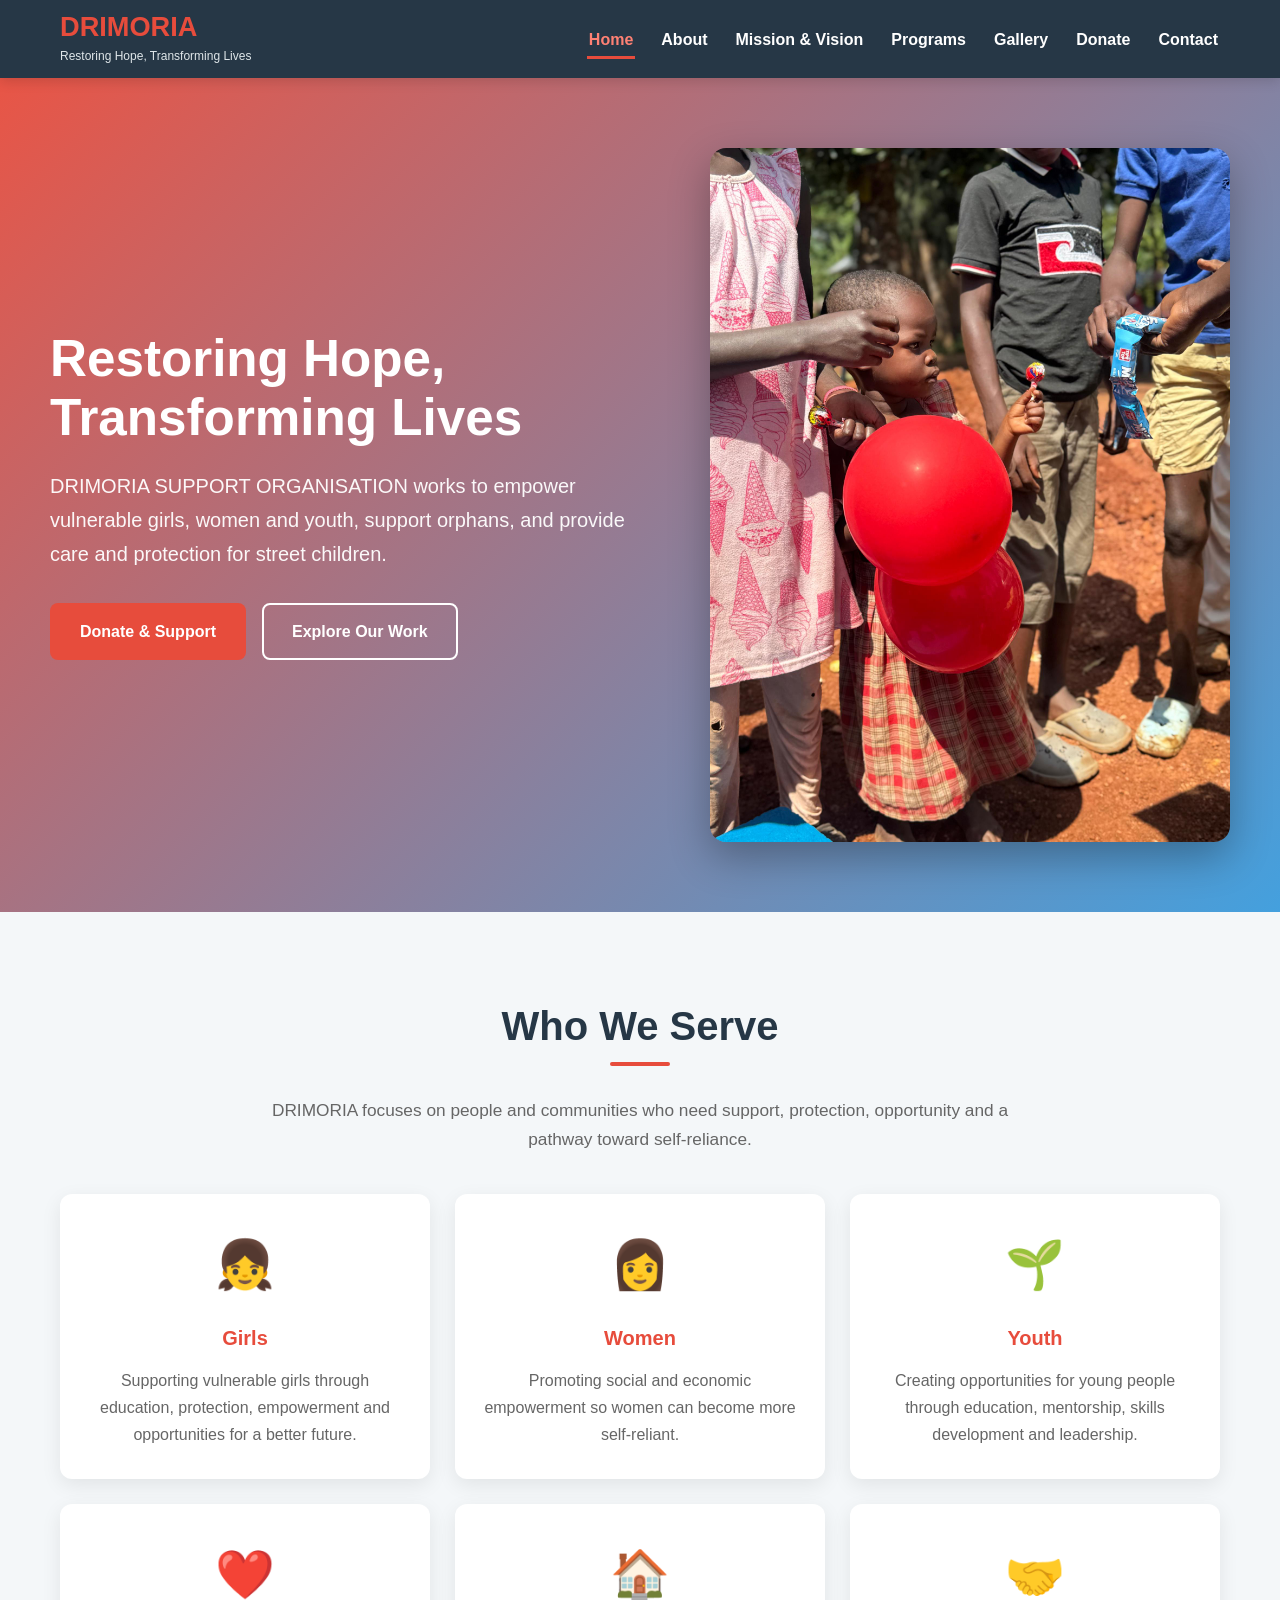
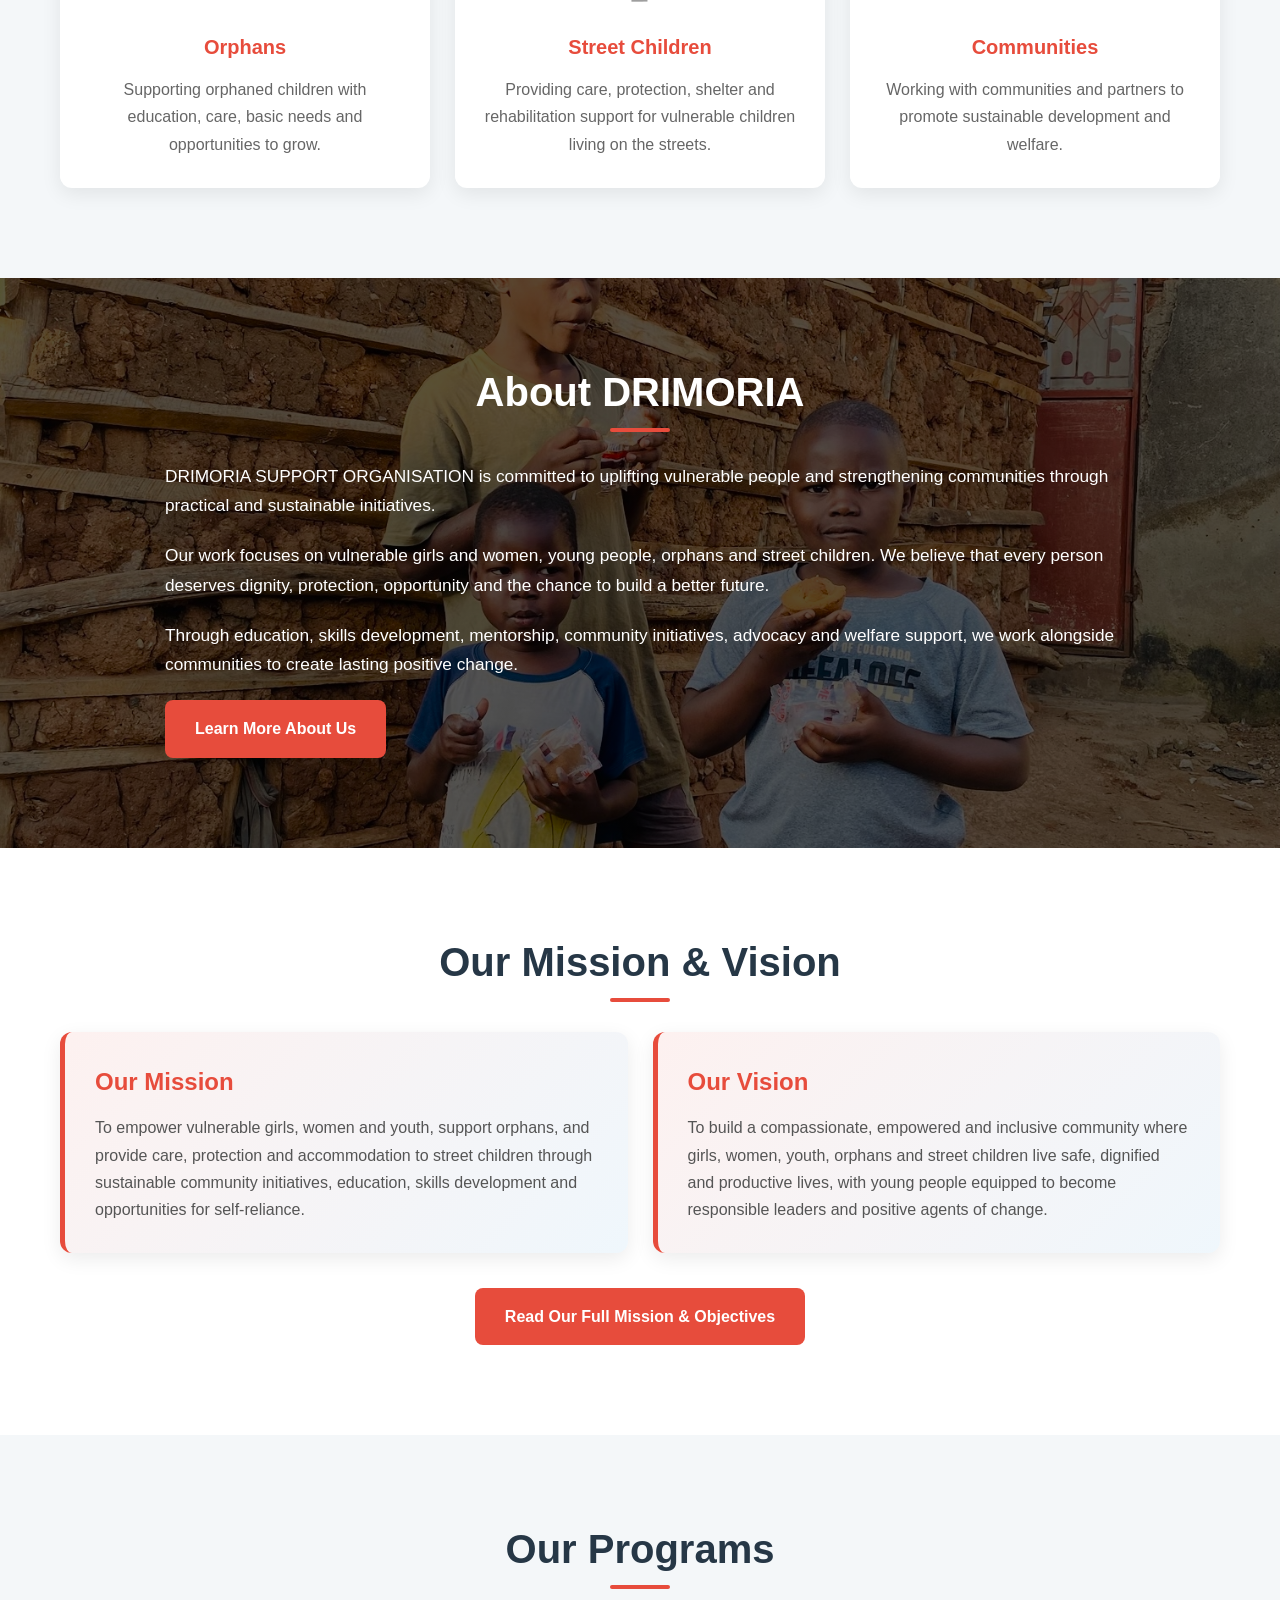
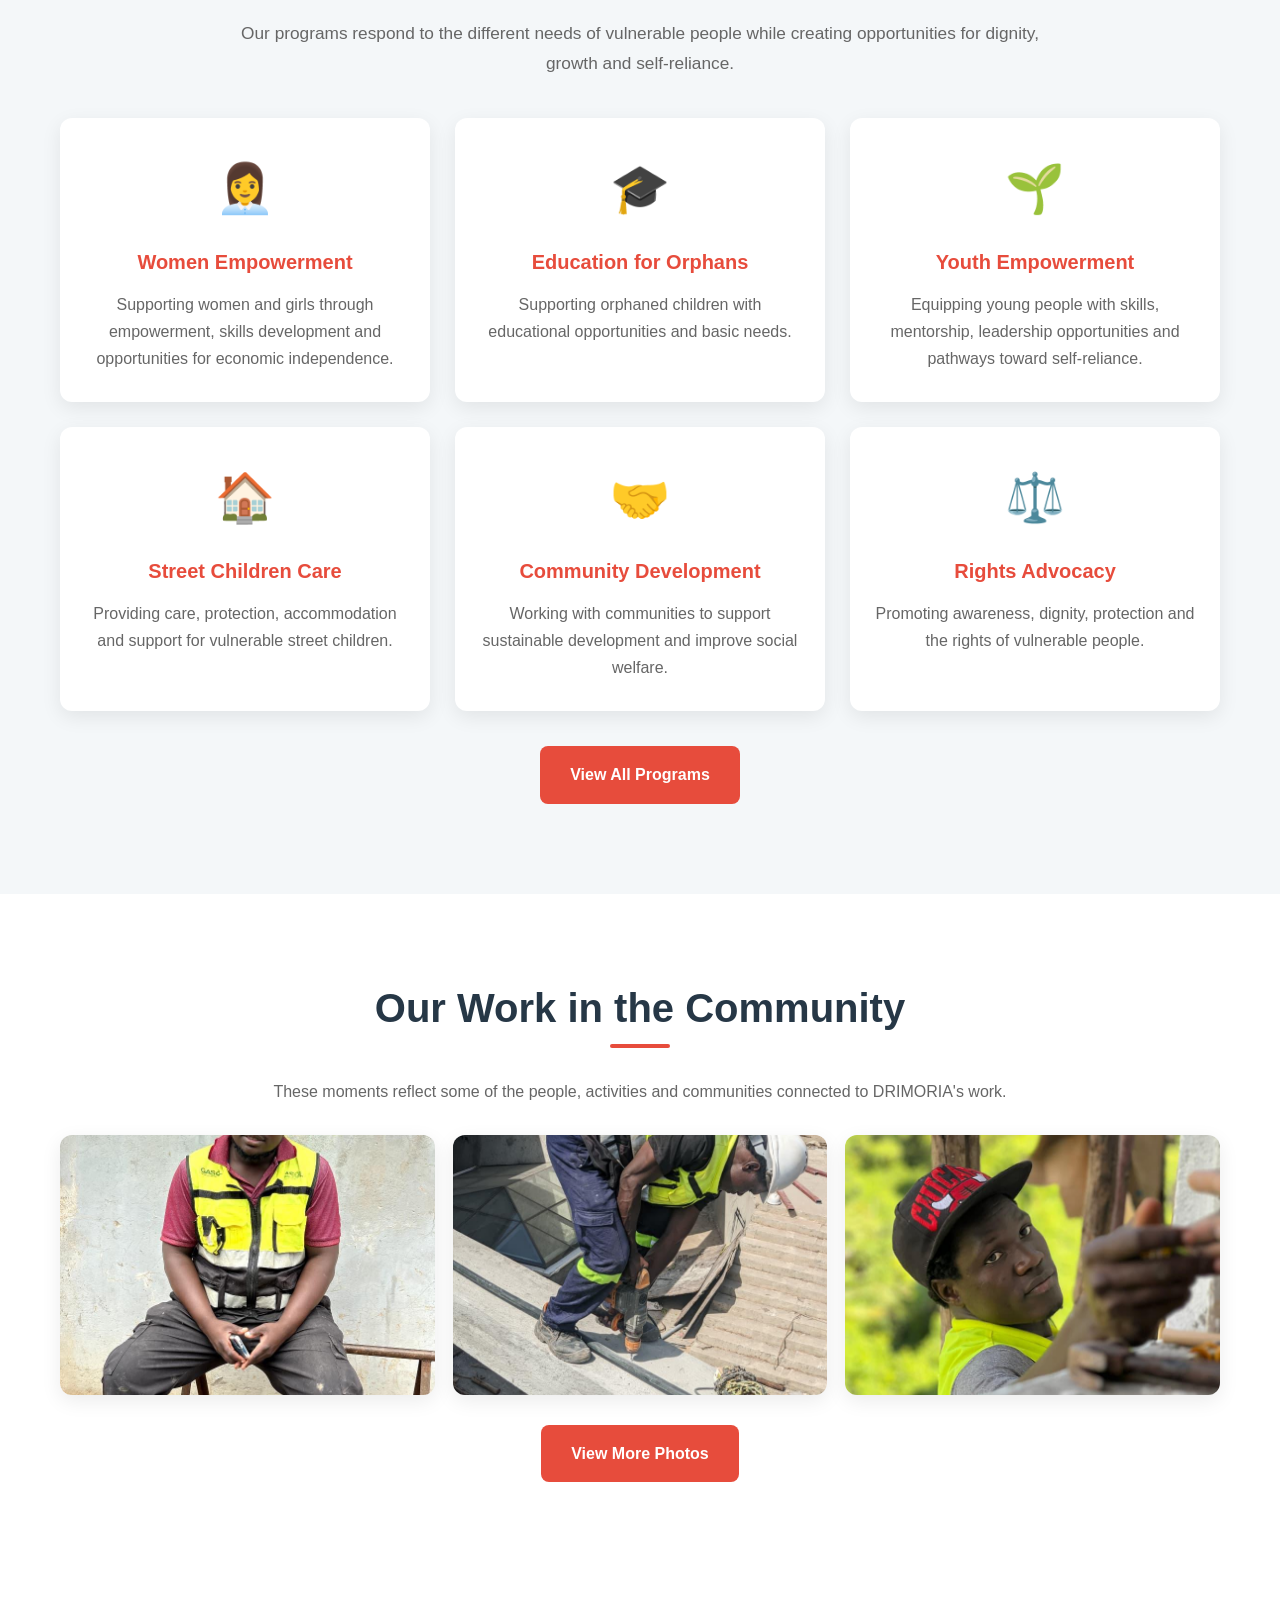
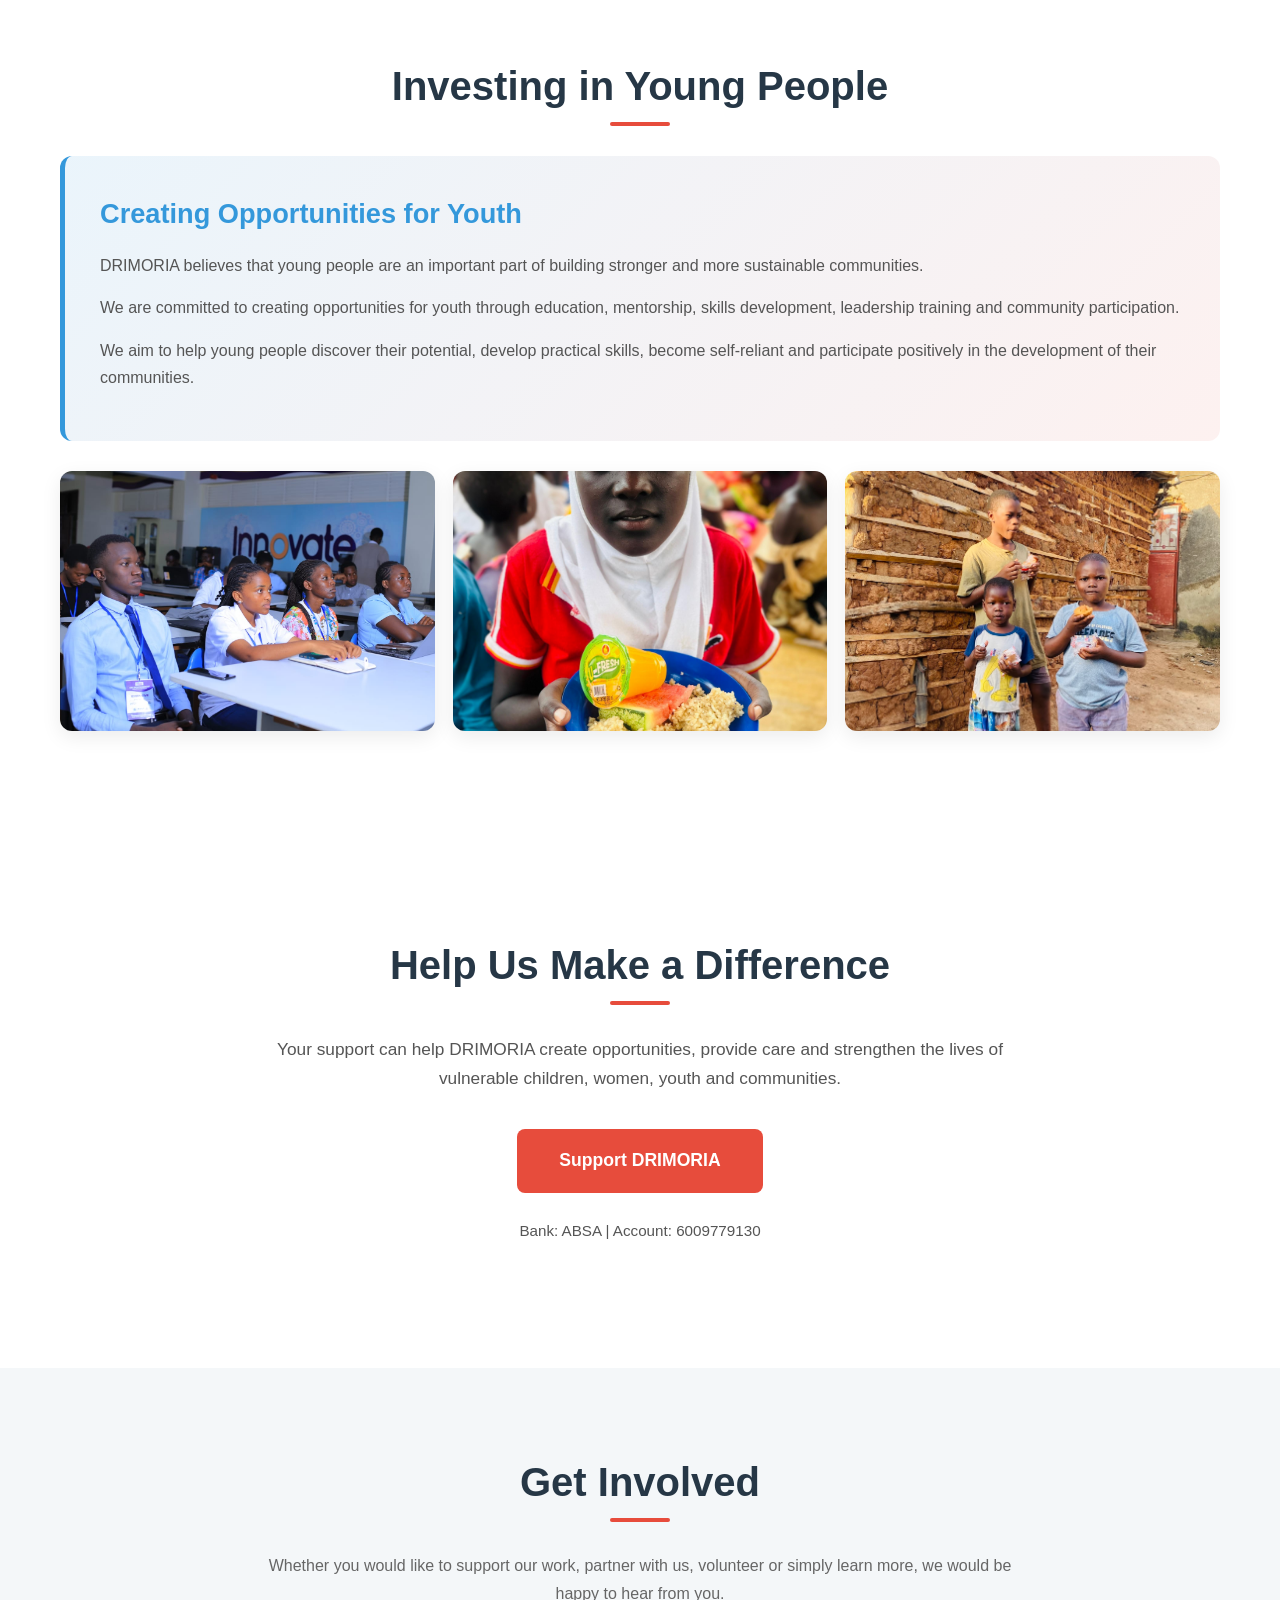
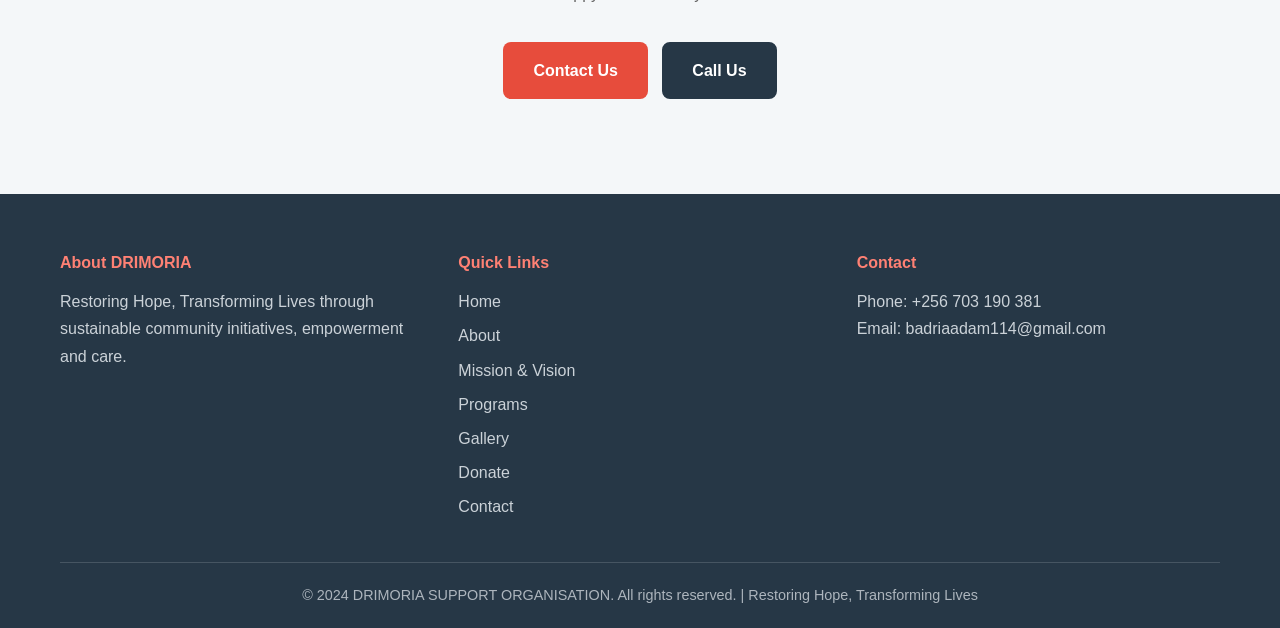
<file: index.html>
<!DOCTYPE html>
<html lang="en">

<head>
    <meta charset="UTF-8">
    <meta name="viewport" content="width=device-width, initial-scale=1.0">

    <title>DRIMORIA SUPPORT ORGANISATION | Restoring Hope, Transforming Lives</title>

    <link rel="stylesheet" href="style.css">
</head>

<body>

    <!-- =====================================================
         NAVIGATION
         ===================================================== -->

    <nav class="navbar">

        <div class="nav-container">

            <div class="logo">
                <h1>DRIMORIA</h1>
                <p class="tagline">Restoring Hope, Transforming Lives</p>
            </div>

            <ul class="nav-menu">

                <li>
                    <a href="index.html" class="nav-link active">Home</a>
                </li>

                <li>
                    <a href="about.html" class="nav-link">About</a>
                </li>

                <li>
                    <a href="mission.html" class="nav-link">Mission & Vision</a>
                </li>

                <li>
                    <a href="programs.html" class="nav-link">Programs</a>
                </li>

                <li>
                    <a href="gallery.html" class="nav-link">Gallery</a>
                </li>

                <li>
                    <a href="donate.html" class="nav-link">Donate</a>
                </li>

                <li>
                    <a href="contact.html" class="nav-link">Contact</a>
                </li>

            </ul>

            <div class="hamburger">
                <span></span>
                <span></span>
                <span></span>
            </div>

        </div>

    </nav>


    <!-- =====================================================
         HERO
         ===================================================== -->

    <section class="hero">

        <div class="hero-content">

            <h2>Restoring Hope, Transforming Lives</h2>

            <p>
                DRIMORIA SUPPORT ORGANISATION works to empower
                vulnerable girls, women and youth, support orphans,
                and provide care and protection for street children.
            </p>

            <div class="hero-buttons">

                <a href="donate.html" class="btn btn-primary">
                    Donate & Support
                </a>

                <a href="programs.html" class="btn btn-secondary">
                    Explore Our Work
                </a>

            </div>

        </div>


        <div class="hero-image">

            <img
                src="images/IMG_3281.JPG"
                alt="DRIMORIA Support Organisation community activity"
            >

        </div>

    </section>


    <!-- =====================================================
         WHO WE SERVE
         ===================================================== -->

    <section class="programs">

        <div class="container">

            <h2>Who We Serve</h2>

            <p class="programs-intro">
                DRIMORIA focuses on people and communities who need
                support, protection, opportunity and a pathway toward
                self-reliance.
            </p>


            <div class="programs-grid">

                <div class="program-card">

                    <div class="program-icon">👧</div>

                    <h3>Girls</h3>

                    <p>
                        Supporting vulnerable girls through education,
                        protection, empowerment and opportunities for
                        a better future.
                    </p>

                </div>


                <div class="program-card">

                    <div class="program-icon">👩</div>

                    <h3>Women</h3>

                    <p>
                        Promoting social and economic empowerment
                        so women can become more self-reliant.
                    </p>

                </div>


                <div class="program-card">

                    <div class="program-icon">🌱</div>

                    <h3>Youth</h3>

                    <p>
                        Creating opportunities for young people through
                        education, mentorship, skills development and
                        leadership.
                    </p>

                </div>


                <div class="program-card">

                    <div class="program-icon">❤️</div>

                    <h3>Orphans</h3>

                    <p>
                        Supporting orphaned children with education,
                        care, basic needs and opportunities to grow.
                    </p>

                </div>


                <div class="program-card">

                    <div class="program-icon">🏠</div>

                    <h3>Street Children</h3>

                    <p>
                        Providing care, protection, shelter and
                        rehabilitation support for vulnerable
                        children living on the streets.
                    </p>

                </div>


                <div class="program-card">

                    <div class="program-icon">🤝</div>

                    <h3>Communities</h3>

                    <p>
                        Working with communities and partners to
                        promote sustainable development and welfare.
                    </p>

                </div>

            </div>

        </div>

    </section>


    <!-- =====================================================
         ABOUT DRIMORIA
         ===================================================== -->

    <section class="about">

        <div class="container">

            <h2>About DRIMORIA</h2>

            <div class="about-content">

                <p>
                    DRIMORIA SUPPORT ORGANISATION is committed to
                    uplifting vulnerable people and strengthening
                    communities through practical and sustainable
                    initiatives.
                </p>

                <p>
                    Our work focuses on vulnerable girls and women,
                    young people, orphans and street children. We
                    believe that every person deserves dignity,
                    protection, opportunity and the chance to build
                    a better future.
                </p>

                <p>
                    Through education, skills development, mentorship,
                    community initiatives, advocacy and welfare
                    support, we work alongside communities to create
                    lasting positive change.
                </p>

                <a href="about.html" class="btn btn-primary">
                    Learn More About Us
                </a>

            </div>

        </div>

    </section>


    <!-- =====================================================
         OUR MISSION
         ===================================================== -->

    <section class="mission-section">

        <div class="container">

            <h2>Our Mission & Vision</h2>


            <div class="mission-grid">

                <div class="mission-card">

                    <h3>Our Mission</h3>

                    <p>
                        To empower vulnerable girls, women and youth,
                        support orphans, and provide care, protection
                        and accommodation to street children through
                        sustainable community initiatives, education,
                        skills development and opportunities for
                        self-reliance.
                    </p>

                </div>


                <div class="mission-card">

                    <h3>Our Vision</h3>

                    <p>
                        To build a compassionate, empowered and
                        inclusive community where girls, women, youth,
                        orphans and street children live safe,
                        dignified and productive lives, with young
                        people equipped to become responsible leaders
                        and positive agents of change.
                    </p>

                </div>

            </div>


            <div style="text-align:center; margin-top:30px;">

                <a href="mission.html" class="btn btn-primary">
                    Read Our Full Mission & Objectives
                </a>

            </div>

        </div>

    </section>


    <!-- =====================================================
         OUR PROGRAMS
         ===================================================== -->

    <section class="programs">

        <div class="container">

            <h2>Our Programs</h2>

            <p class="programs-intro">
                Our programs respond to the different needs of
                vulnerable people while creating opportunities for
                dignity, growth and self-reliance.
            </p>


            <div class="programs-grid">

                <div class="program-card">

                    <div class="program-icon">👩‍💼</div>

                    <h3>Women Empowerment</h3>

                    <p>
                        Supporting women and girls through empowerment,
                        skills development and opportunities for
                        economic independence.
                    </p>

                </div>


                <div class="program-card">

                    <div class="program-icon">🎓</div>

                    <h3>Education for Orphans</h3>

                    <p>
                        Supporting orphaned children with educational
                        opportunities and basic needs.
                    </p>

                </div>


                <div class="program-card">

                    <div class="program-icon">🌱</div>

                    <h3>Youth Empowerment</h3>

                    <p>
                        Equipping young people with skills, mentorship,
                        leadership opportunities and pathways toward
                        self-reliance.
                    </p>

                </div>


                <div class="program-card">

                    <div class="program-icon">🏠</div>

                    <h3>Street Children Care</h3>

                    <p>
                        Providing care, protection, accommodation and
                        support for vulnerable street children.
                    </p>

                </div>


                <div class="program-card">

                    <div class="program-icon">🤝</div>

                    <h3>Community Development</h3>

                    <p>
                        Working with communities to support sustainable
                        development and improve social welfare.
                    </p>

                </div>


                <div class="program-card">

                    <div class="program-icon">⚖️</div>

                    <h3>Rights Advocacy</h3>

                    <p>
                        Promoting awareness, dignity, protection and
                        the rights of vulnerable people.
                    </p>

                </div>

            </div>


            <div style="text-align:center; margin-top:35px;">

                <a href="programs.html" class="btn btn-primary">
                    View All Programs
                </a>

            </div>

        </div>

    </section>


    <!-- =====================================================
         REAL ACTIVITIES / PHOTOS
         ===================================================== -->

    <section class="gallery">

        <div class="container">

            <h2>Our Work in the Community</h2>

            <p
                style="
                    max-width:800px;
                    margin:0 auto 30px;
                    text-align:center;
                    color:#666;
                "
            >
                These moments reflect some of the people,
                activities and communities connected to DRIMORIA's
                work.
            </p>


            <div class="home-photo-grid">

                <img
                    src="images/IMG-20260926-WA0194.jpg"
                    alt="Youth participating in a DRIMORIA activity"
                >

                <img
                    src="images/IMG-20260926-WA0195.jpg"
                    alt="Young people participating in DRIMORIA community support"
                >

                <img
                    src="images/IMG-20260926-WA0196.jpg"
                    alt="Youth teamwork and community activity"
                >

            </div>


            <div style="text-align:center; margin-top:30px;">

                <a href="gallery.html" class="btn btn-primary">
                    View More Photos
                </a>

            </div>

        </div>

    </section>


    <!-- =====================================================
         YOUTH FOCUS
         ===================================================== -->

    <section class="mission-section">

        <div class="container">

            <h2>Investing in Young People</h2>

            <div class="youth-section">

                <h3>Creating Opportunities for Youth</h3>

                <p>
                    DRIMORIA believes that young people are an
                    important part of building stronger and more
                    sustainable communities.
                </p>

                <p>
                    We are committed to creating opportunities for
                    youth through education, mentorship, skills
                    development, leadership training and community
                    participation.
                </p>

                <p>
                    We aim to help young people discover their
                    potential, develop practical skills, become
                    self-reliant and participate positively in the
                    development of their communities.
                </p>

            </div>


            <div class="home-photo-grid">

                <img
                    src="images/IMG-20260926-WA0203.jpg"
                    alt="DRIMORIA youth empowerment activity"
                >

                <img
                    src="images/IMG_3309.JPG"
                    alt="DRIMORIA community activity"
                >

                <img
                    src="images/IMG_3577.jpg"
                    alt="DRIMORIA community event"
                >

            </div>

        </div>

    </section>


    <!-- =====================================================
         SUPPORT CTA
         ===================================================== -->

    <section class="donation">

        <div class="container">

            <h2>Help Us Make a Difference</h2>

            <p>
                Your support can help DRIMORIA create opportunities,
                provide care and strengthen the lives of vulnerable
                children, women, youth and communities.
            </p>


            <div style="text-align:center;">

                <a
                    href="donate.html"
                    class="btn btn-primary"
                    style="font-size:1.1rem; padding:15px 40px;"
                >
                    Support DRIMORIA
                </a>

            </div>


            <p style="margin-top:25px; font-size:0.95rem;">

                Bank: ABSA |
                Account: 6009779130

            </p>

        </div>

    </section>


    <!-- =====================================================
         CONTACT CTA
         ===================================================== -->

    <section class="contact">

        <div class="container">

            <h2>Get Involved</h2>

            <p
                style="
                    max-width:750px;
                    margin:0 auto 30px;
                    text-align:center;
                    color:#666;
                "
            >
                Whether you would like to support our work,
                partner with us, volunteer or simply learn more,
                we would be happy to hear from you.
            </p>


            <div style="text-align:center;">

                <a
                    href="contact.html"
                    class="btn btn-primary"
                    style="margin:5px;"
                >
                    Contact Us
                </a>

                <a
                    href="tel:+256703190381"
                    class="btn btn-secondary"
                    style="
                        margin:5px;
                        background:#263746;
                        border-color:#263746;
                    "
                >
                    Call Us
                </a>

            </div>

        </div>

    </section>


    <!-- =====================================================
         FOOTER
         ===================================================== -->

    <footer class="footer">

        <div class="container">

            <div class="footer-content">

                <div class="footer-section">

                    <h4>About DRIMORIA</h4>

                    <p>
                        Restoring Hope, Transforming Lives through
                        sustainable community initiatives,
                        empowerment and care.
                    </p>

                </div>


                <div class="footer-section">

                    <h4>Quick Links</h4>

                    <ul>

                        <li>
                            <a href="index.html">Home</a>
                        </li>

                        <li>
                            <a href="about.html">About</a>
                        </li>

                        <li>
                            <a href="mission.html">
                                Mission & Vision
                            </a>
                        </li>

                        <li>
                            <a href="programs.html">Programs</a>
                        </li>

                        <li>
                            <a href="gallery.html">Gallery</a>
                        </li>

                        <li>
                            <a href="donate.html">Donate</a>
                        </li>

                        <li>
                            <a href="contact.html">Contact</a>
                        </li>

                    </ul>

                </div>


                <div class="footer-section">

                    <h4>Contact</h4>

                    <p>
                        Phone:
                        +256 703 190 381
                    </p>

                    <p>
                        Email:
                        badriaadam114@gmail.com
                    </p>

                </div>

            </div>


            <div class="footer-bottom">

                <p>
                    &copy; 2024 DRIMORIA SUPPORT ORGANISATION.
                    All rights reserved.
                    | Restoring Hope, Transforming Lives
                </p>

            </div>

        </div>

    </footer>


    <script src="script.js"></script>

</body>

</html>
</file>
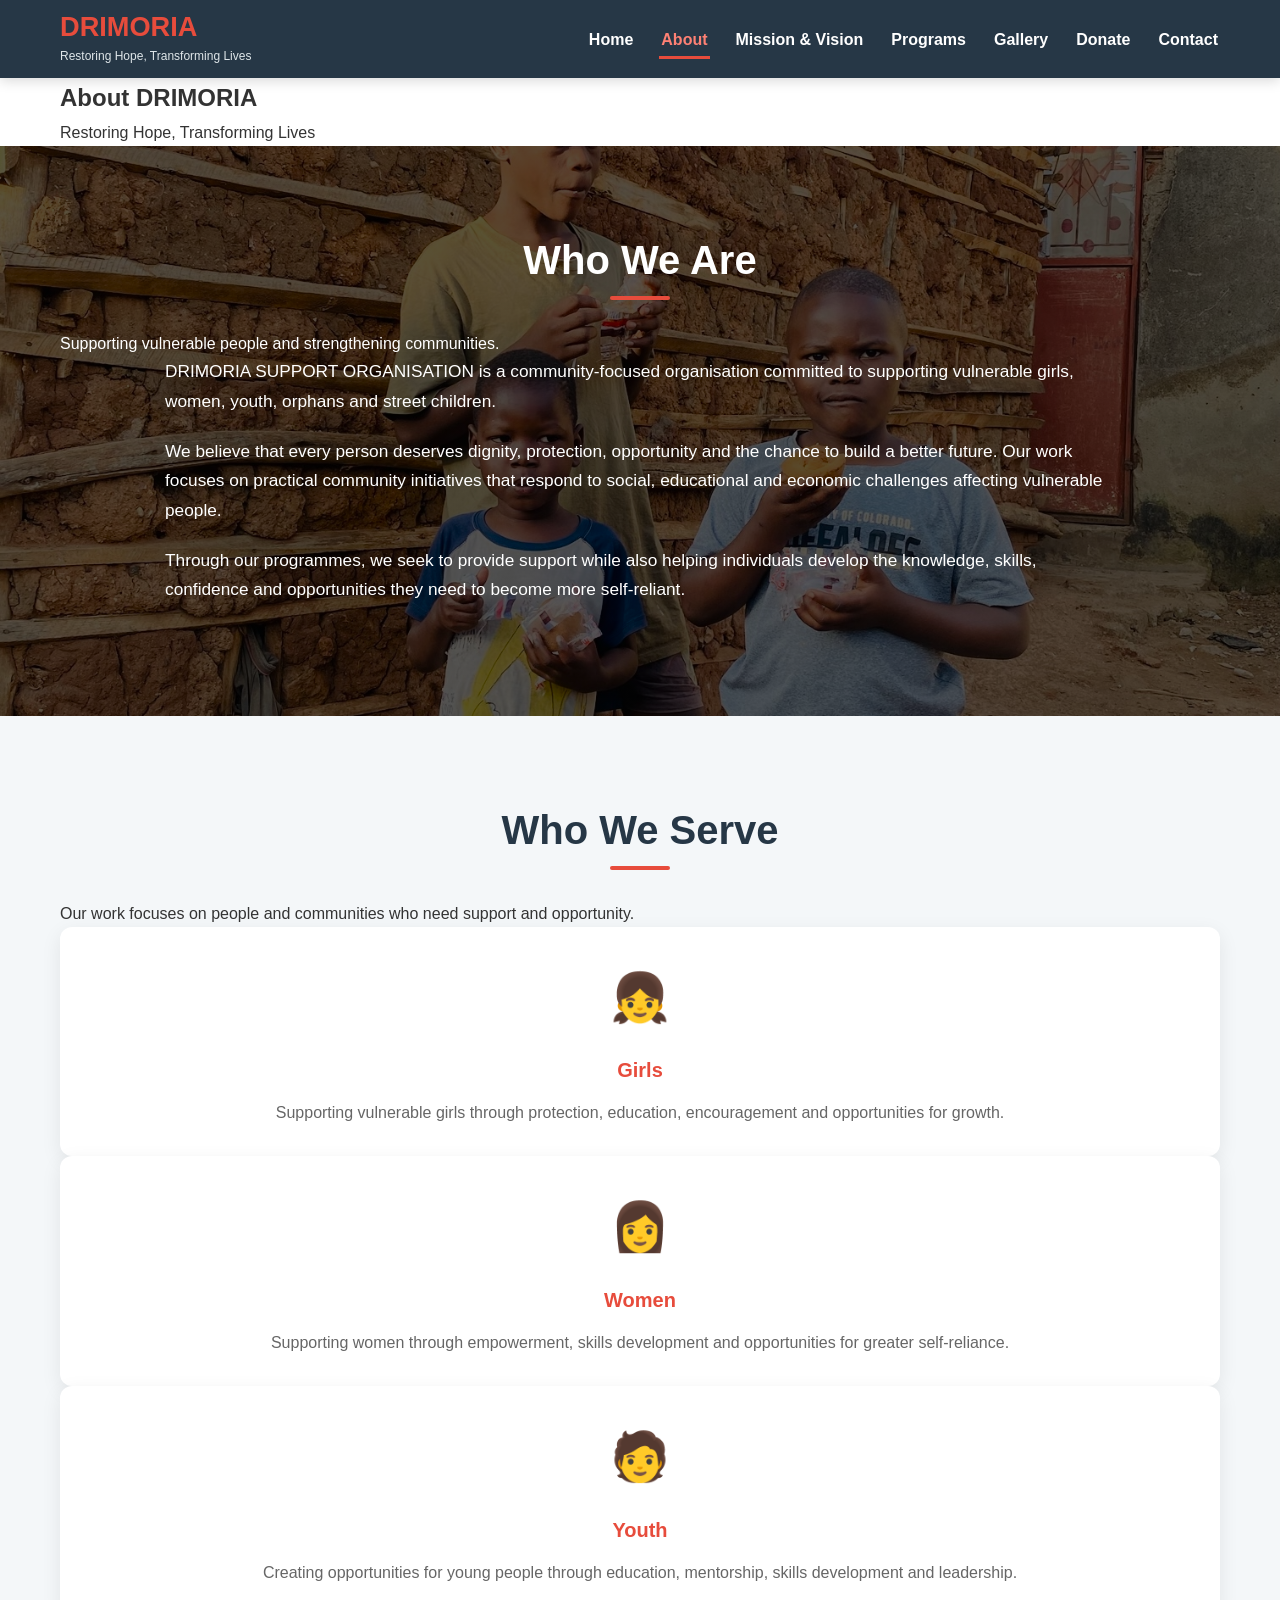
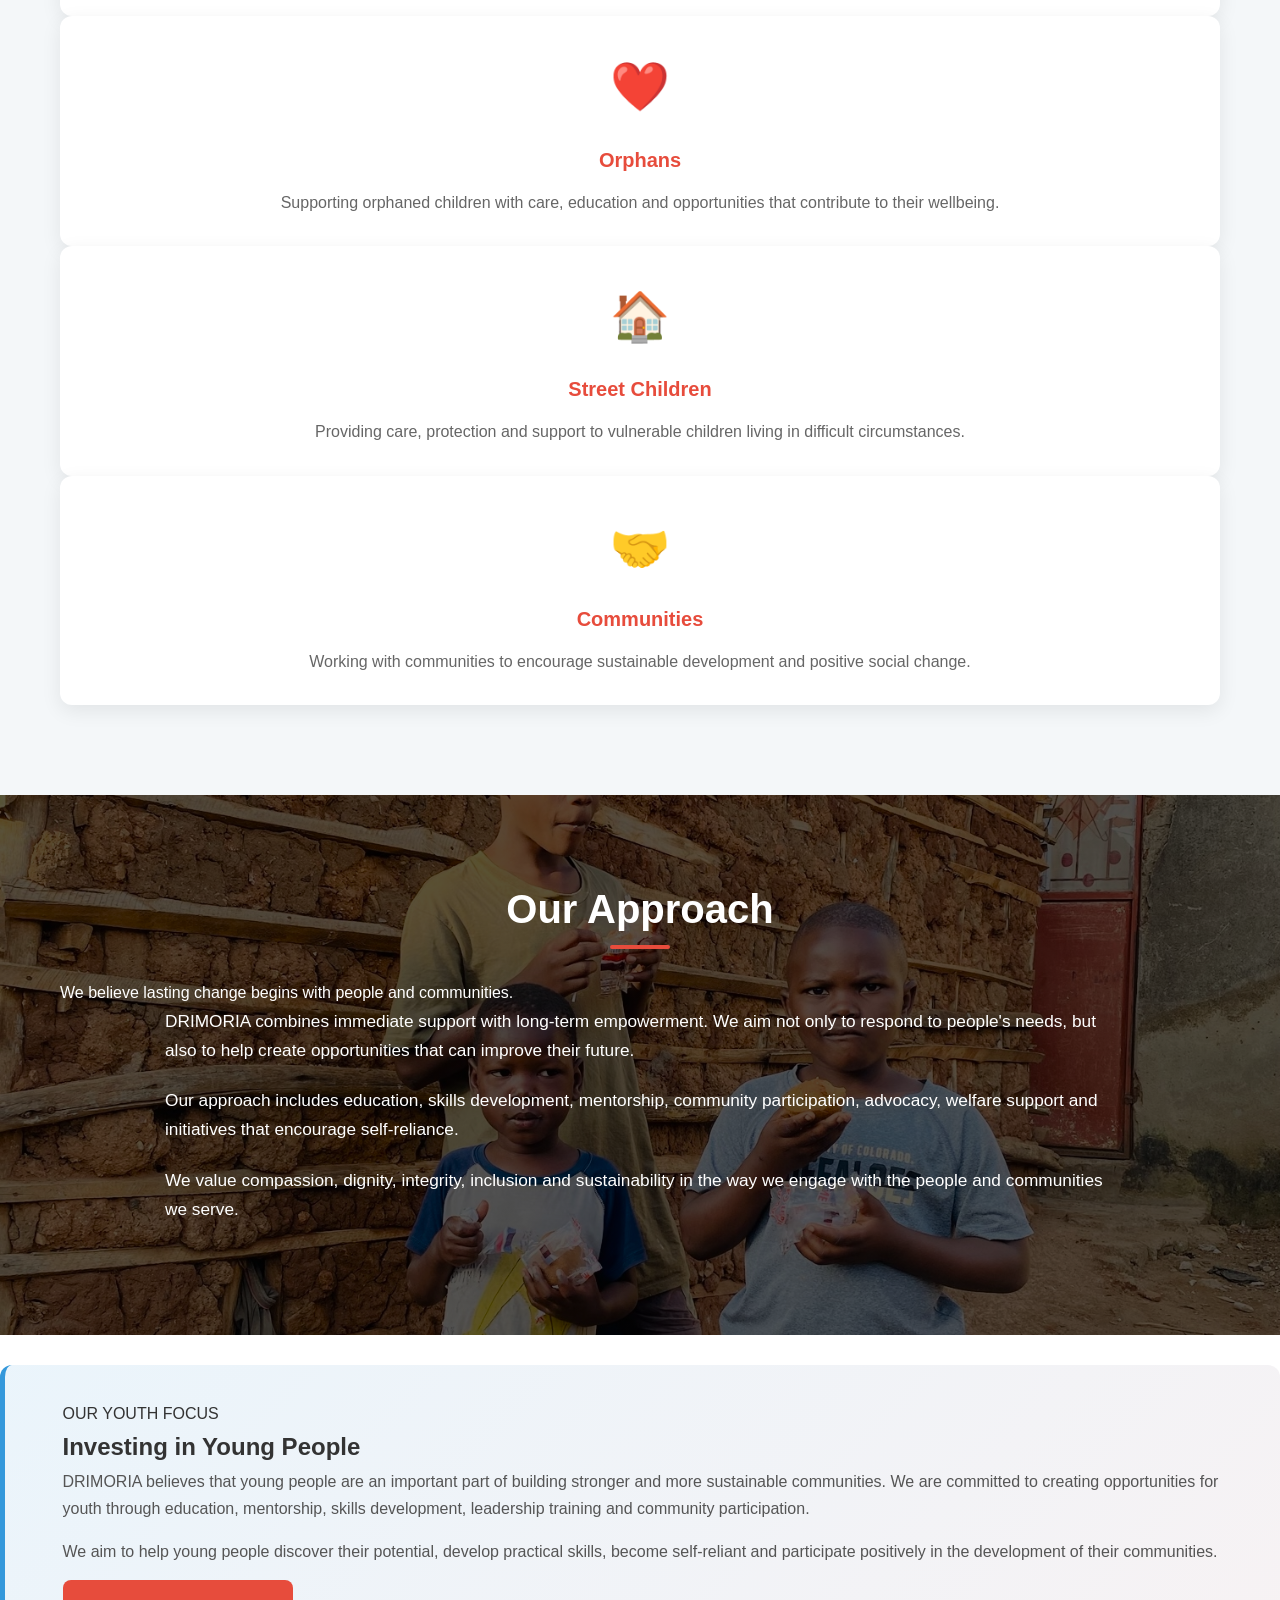
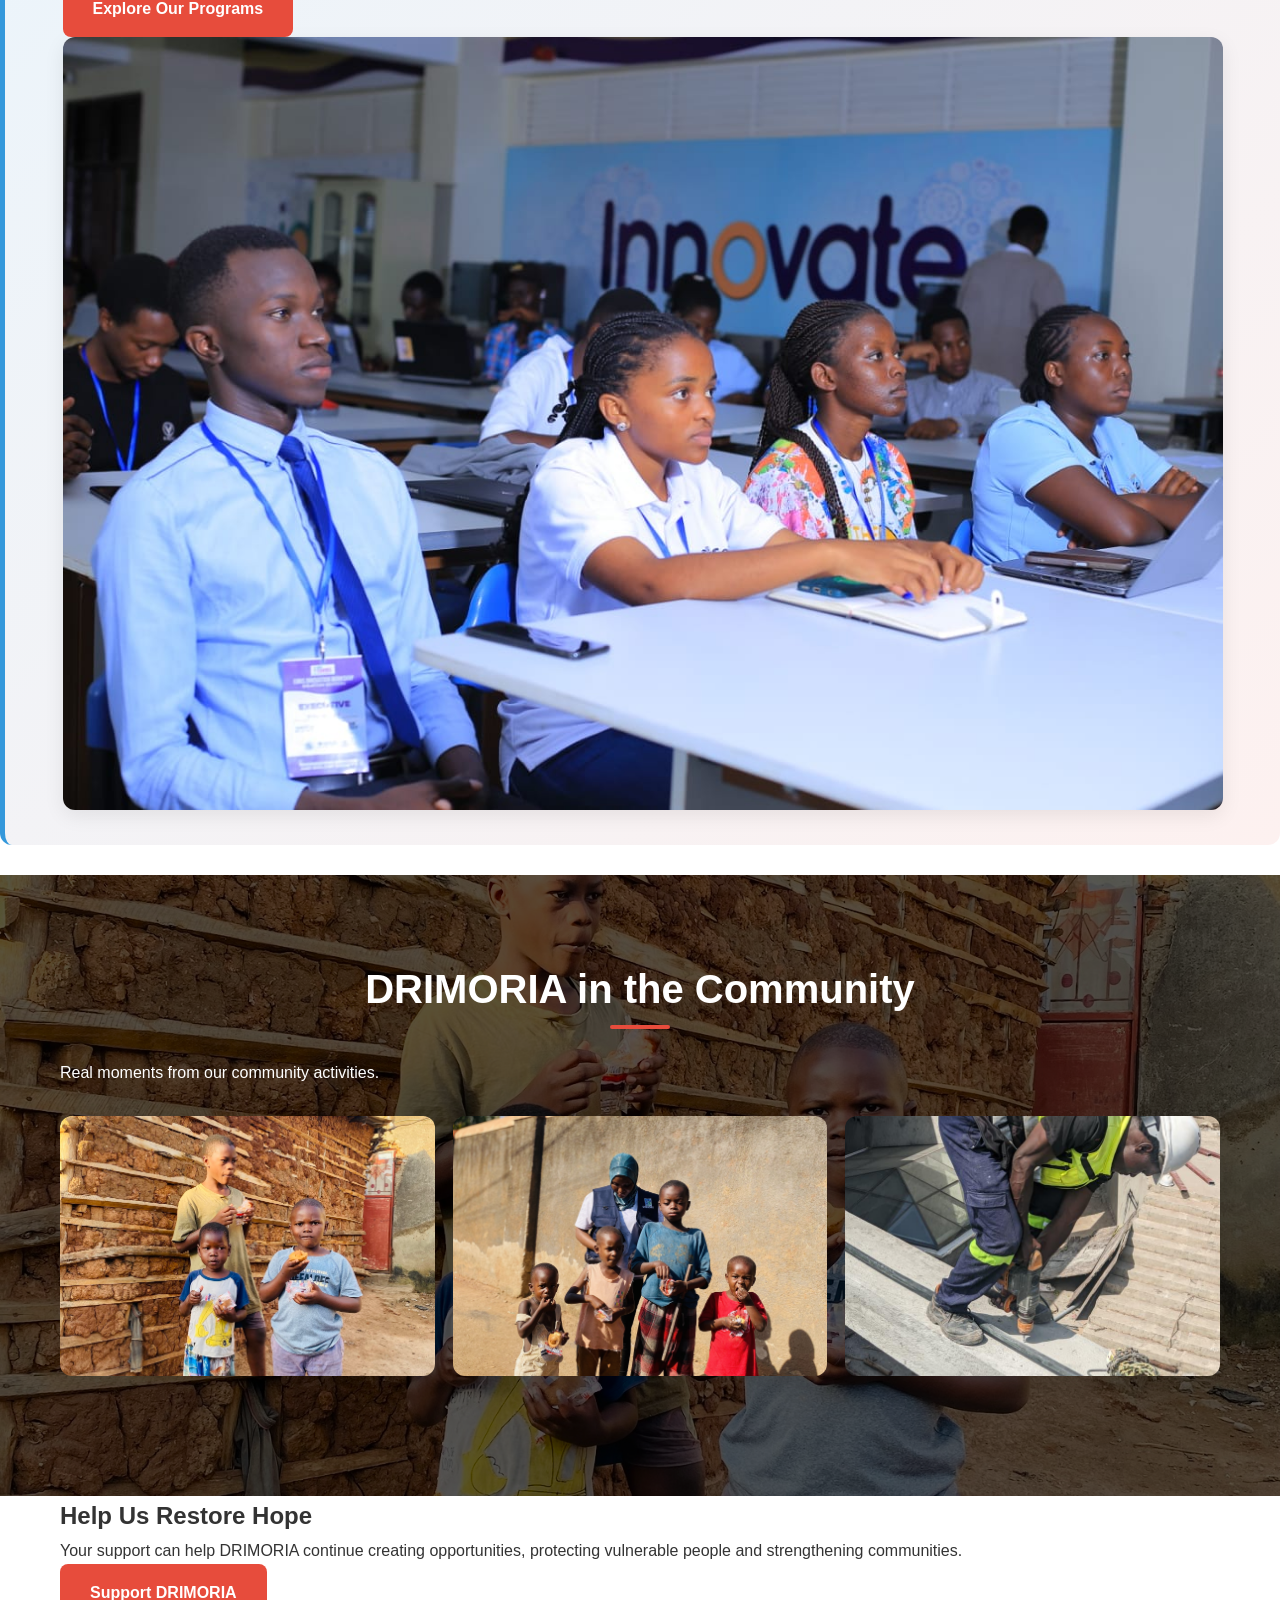
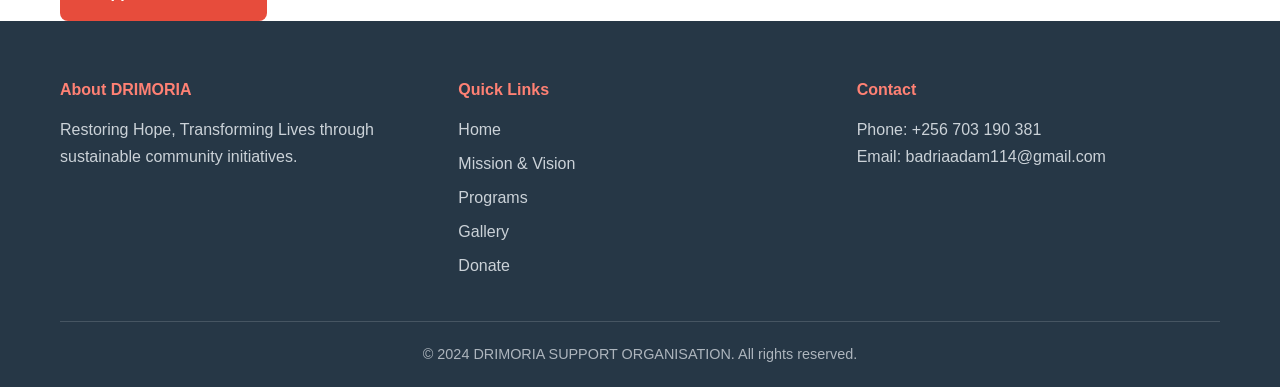
<file: about.html>
<!DOCTYPE html>
<html lang="en">
<head>
    <meta charset="UTF-8">
    <meta name="viewport" content="width=device-width, initial-scale=1.0">
    <title>About Us - DRIMORIA SUPPORT ORGANISATION</title>
    <link rel="stylesheet" href="style.css">
</head>
<body>

    <!-- Navigation -->
    <nav class="navbar">
        <div class="nav-container">
            <div class="logo">
                <h1>DRIMORIA</h1>
                <p class="tagline">Restoring Hope, Transforming Lives</p>
            </div>

            <ul class="nav-menu">
                <li><a href="index.html" class="nav-link">Home</a></li>
                <li><a href="about.html" class="nav-link active">About</a></li>
                <li><a href="mission.html" class="nav-link">Mission & Vision</a></li>
                <li><a href="programs.html" class="nav-link">Programs</a></li>
                <li><a href="gallery.html" class="nav-link">Gallery</a></li>
                <li><a href="donate.html" class="nav-link">Donate</a></li>
                <li><a href="contact.html" class="nav-link">Contact</a></li>
            </ul>

            <div class="hamburger">
                <span></span>
                <span></span>
                <span></span>
            </div>
        </div>
    </nav>

    <!-- Page Header -->
    <section class="page-header">
        <div class="container">
            <h2>About DRIMORIA</h2>
            <p>Restoring Hope, Transforming Lives</p>
        </div>
    </section>

    <!-- Who We Are -->
    <section class="about">
        <div class="container">

            <div class="section-heading">
                <h2>Who We Are</h2>
                <p>Supporting vulnerable people and strengthening communities.</p>
            </div>

            <div class="about-content">

                <p>
                    DRIMORIA SUPPORT ORGANISATION is a community-focused organisation
                    committed to supporting vulnerable girls, women, youth, orphans
                    and street children.
                </p>

                <p>
                    We believe that every person deserves dignity, protection,
                    opportunity and the chance to build a better future. Our work
                    focuses on practical community initiatives that respond to
                    social, educational and economic challenges affecting vulnerable
                    people.
                </p>

                <p>
                    Through our programmes, we seek to provide support while also
                    helping individuals develop the knowledge, skills, confidence
                    and opportunities they need to become more self-reliant.
                </p>

            </div>
        </div>
    </section>

    <!-- People We Serve -->
    <section class="programs">
        <div class="container">

            <div class="section-heading">
                <h2>Who We Serve</h2>
                <p>Our work focuses on people and communities who need support and opportunity.</p>
            </div>

            <div class="program-grid">

                <div class="program-card">
                    <div class="program-icon">👧</div>
                    <h3>Girls</h3>
                    <p>
                        Supporting vulnerable girls through protection,
                        education, encouragement and opportunities for growth.
                    </p>
                </div>

                <div class="program-card">
                    <div class="program-icon">👩</div>
                    <h3>Women</h3>
                    <p>
                        Supporting women through empowerment, skills development
                        and opportunities for greater self-reliance.
                    </p>
                </div>

                <div class="program-card">
                    <div class="program-icon">🧑</div>
                    <h3>Youth</h3>
                    <p>
                        Creating opportunities for young people through education,
                        mentorship, skills development and leadership.
                    </p>
                </div>

                <div class="program-card">
                    <div class="program-icon">❤️</div>
                    <h3>Orphans</h3>
                    <p>
                        Supporting orphaned children with care, education and
                        opportunities that contribute to their wellbeing.
                    </p>
                </div>

                <div class="program-card">
                    <div class="program-icon">🏠</div>
                    <h3>Street Children</h3>
                    <p>
                        Providing care, protection and support to vulnerable
                        children living in difficult circumstances.
                    </p>
                </div>

                <div class="program-card">
                    <div class="program-icon">🤝</div>
                    <h3>Communities</h3>
                    <p>
                        Working with communities to encourage sustainable
                        development and positive social change.
                    </p>
                </div>

            </div>
        </div>
    </section>

    <!-- Our Approach -->
    <section class="about">
        <div class="container">

            <div class="section-heading">
                <h2>Our Approach</h2>
                <p>We believe lasting change begins with people and communities.</p>
            </div>

            <div class="about-content">

                <p>
                    DRIMORIA combines immediate support with long-term empowerment.
                    We aim not only to respond to people's needs, but also to help
                    create opportunities that can improve their future.
                </p>

                <p>
                    Our approach includes education, skills development, mentorship,
                    community participation, advocacy, welfare support and
                    initiatives that encourage self-reliance.
                </p>

                <p>
                    We value compassion, dignity, integrity, inclusion and
                    sustainability in the way we engage with the people and
                    communities we serve.
                </p>

            </div>

        </div>
    </section>

    <!-- Youth Focus -->
    <section class="youth-section">
        <div class="container">

            <div class="youth-content">

                <div class="youth-text">
                    <span class="section-label">OUR YOUTH FOCUS</span>

                    <h2>Investing in Young People</h2>

                    <p>
                        DRIMORIA believes that young people are an important part
                        of building stronger and more sustainable communities.
                        We are committed to creating opportunities for youth through
                        education, mentorship, skills development, leadership training
                        and community participation.
                    </p>

                    <p>
                        We aim to help young people discover their potential,
                        develop practical skills, become self-reliant and participate
                        positively in the development of their communities.
                    </p>

                    <a href="programs.html" class="btn btn-primary">
                        Explore Our Programs
                    </a>
                </div>

                <div class="youth-image">
                    <img
                        src="images/IMG-20260926-WA0203.jpg"
                        alt="Young people participating in a DRIMORIA initiative"
                        class="responsive-img"
                    >
                </div>

            </div>

        </div>
    </section>

    <!-- About Images -->
    <section class="about">
        <div class="container">

            <div class="section-heading">
                <h2>DRIMORIA in the Community</h2>
                <p>Real moments from our community activities.</p>
            </div>

            <div class="home-photo-grid">

                <div class="photo-card">
                    <img
                        src="images/IMG_3577.jpg"
                        alt="DRIMORIA community activity"
                        class="responsive-img"
                    >
                </div>

                <div class="photo-card">
                    <img
                        src="images/IMG_3664.jpg"
                        alt="DRIMORIA community support activity"
                        class="responsive-img"
                    >
                </div>

                <div class="photo-card">
                    <img
                        src="images/IMG-20260926-WA0195.jpg"
                        alt="Young people participating in a DRIMORIA activity"
                        class="responsive-img"
                    >
                </div>

            </div>

        </div>
    </section>

    <!-- Call to Action -->
    <section class="donation-cta">
        <div class="container">

            <h2>Help Us Restore Hope</h2>

            <p>
                Your support can help DRIMORIA continue creating opportunities,
                protecting vulnerable people and strengthening communities.
            </p>

            <div class="cta-buttons">
                <a href="donate.html" class="btn btn-primary">
                    Support DRIMORIA
                </a>

                <a href="contact.html" class="btn btn-secondary">
                    Get Involved
                </a>
            </div>

        </div>
    </section>

    <!-- Footer -->
    <footer class="footer">
        <div class="container">

            <div class="footer-content">

                <div class="footer-section">
                    <h4>About DRIMORIA</h4>
                    <p>
                        Restoring Hope, Transforming Lives through sustainable
                        community initiatives.
                    </p>
                </div>

                <div class="footer-section">
                    <h4>Quick Links</h4>
                    <ul>
                        <li><a href="index.html">Home</a></li>
                        <li><a href="mission.html">Mission & Vision</a></li>
                        <li><a href="programs.html">Programs</a></li>
                        <li><a href="gallery.html">Gallery</a></li>
                        <li><a href="donate.html">Donate</a></li>
                    </ul>
                </div>

                <div class="footer-section">
                    <h4>Contact</h4>
                    <p>Phone: +256 703 190 381</p>
                    <p>Email: badriaadam114@gmail.com</p>
                </div>

            </div>

            <div class="footer-bottom">
                <p>
                    &copy; 2024 DRIMORIA SUPPORT ORGANISATION.
                    All rights reserved.
                </p>
            </div>

        </div>
    </footer>

    <script src="script.js"></script>

</body>
</html>
</file>
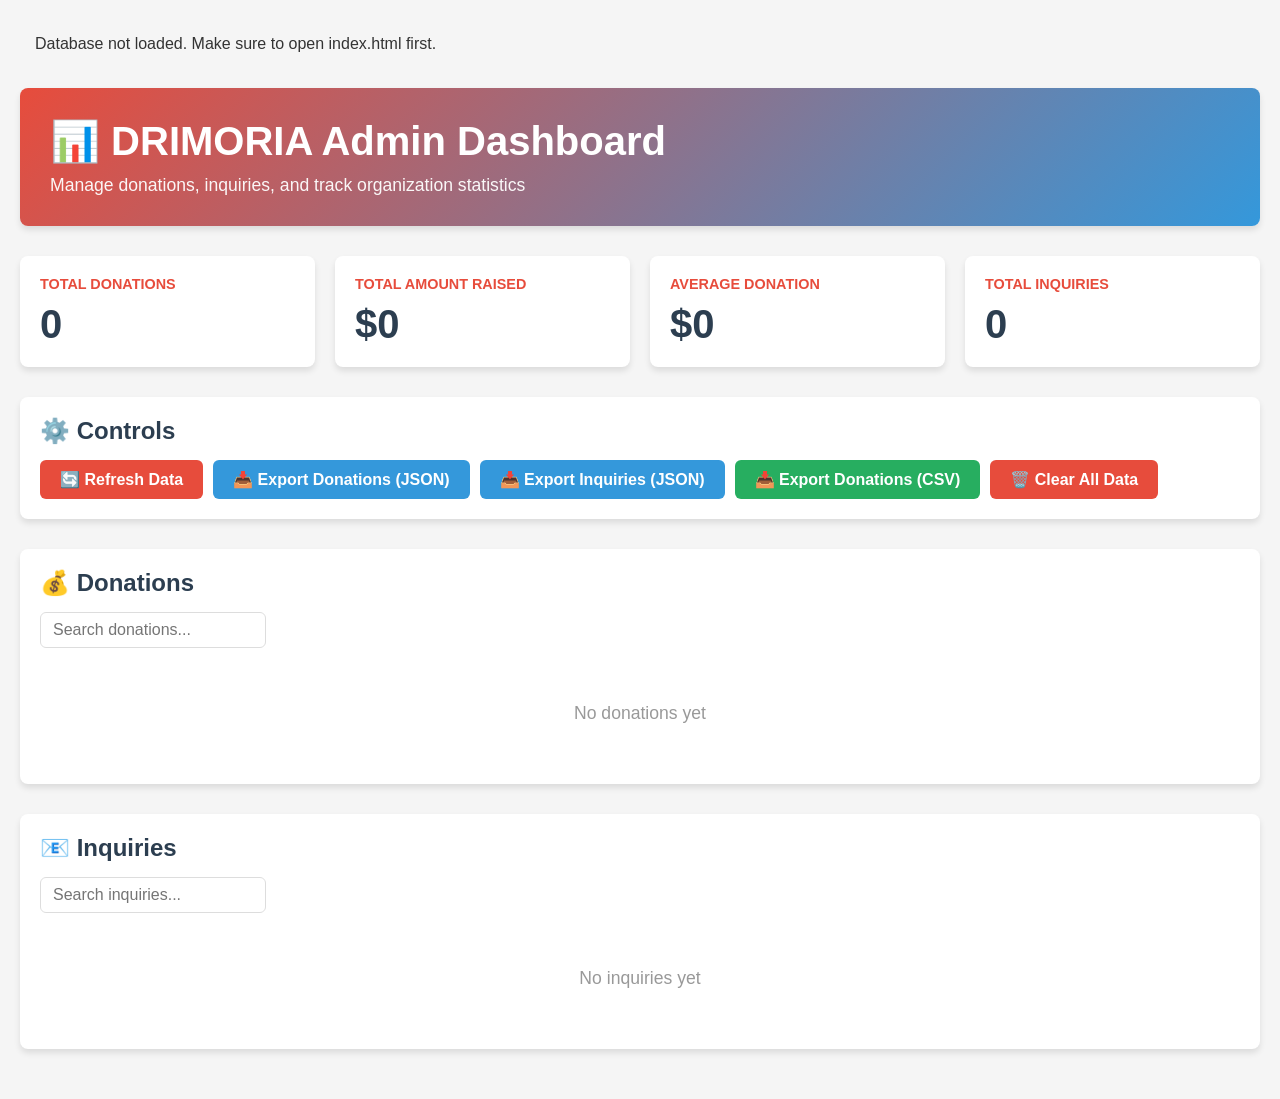
<file: admin.html>
<!DOCTYPE html>
<html lang="en">
<head>
    <meta charset="UTF-8">
    <meta name="viewport" content="width=device-width, initial-scale=1.0">
    <title>DRIMORIA - Admin Dashboard</title>
    <style>
        * {
            margin: 0;
            padding: 0;
            box-sizing: border-box;
        }

        body {
            font-family: 'Segoe UI', Tahoma, Geneva, Verdana, sans-serif;
            background-color: #f5f5f5;
            color: #333;
        }

        .admin-container {
            max-width: 1400px;
            margin: 0 auto;
            padding: 20px;
        }

        .admin-header {
            background: linear-gradient(135deg, #e74c3c, #3498db);
            color: white;
            padding: 30px;
            border-radius: 8px;
            margin-bottom: 30px;
            box-shadow: 0 4px 6px rgba(0, 0, 0, 0.1);
        }

        .admin-header h1 {
            font-size: 2.5rem;
            margin-bottom: 10px;
        }

        .admin-header p {
            font-size: 1.1rem;
            opacity: 0.95;
        }

        .stats-grid {
            display: grid;
            grid-template-columns: repeat(auto-fit, minmax(250px, 1fr));
            gap: 20px;
            margin-bottom: 30px;
        }

        .stat-card {
            background: white;
            padding: 20px;
            border-radius: 8px;
            box-shadow: 0 4px 6px rgba(0, 0, 0, 0.1);
        }

        .stat-card h3 {
            color: #e74c3c;
            font-size: 0.9rem;
            text-transform: uppercase;
            margin-bottom: 10px;
        }

        .stat-card .number {
            font-size: 2.5rem;
            font-weight: bold;
            color: #2c3e50;
        }

        .controls {
            background: white;
            padding: 20px;
            border-radius: 8px;
            margin-bottom: 30px;
            box-shadow: 0 4px 6px rgba(0, 0, 0, 0.1);
        }

        .controls h2 {
            margin-bottom: 15px;
            color: #2c3e50;
        }

        .button-group {
            display: flex;
            flex-wrap: wrap;
            gap: 10px;
        }

        button {
            padding: 10px 20px;
            border: none;
            border-radius: 6px;
            cursor: pointer;
            font-size: 1rem;
            font-weight: 600;
            transition: all 0.3s ease;
        }

        .btn-primary {
            background-color: #e74c3c;
            color: white;
        }

        .btn-primary:hover {
            background-color: #c0392b;
        }

        .btn-secondary {
            background-color: #3498db;
            color: white;
        }

        .btn-secondary:hover {
            background-color: #2980b9;
        }

        .btn-success {
            background-color: #27ae60;
            color: white;
        }

        .btn-success:hover {
            background-color: #229954;
        }

        button:disabled {
            opacity: 0.5;
            cursor: not-allowed;
        }

        .table-container {
            background: white;
            padding: 20px;
            border-radius: 8px;
            margin-bottom: 30px;
            box-shadow: 0 4px 6px rgba(0, 0, 0, 0.1);
            overflow-x: auto;
        }

        .table-container h2 {
            margin-bottom: 15px;
            color: #2c3e50;
        }

        table {
            width: 100%;
            border-collapse: collapse;
        }

        table thead {
            background-color: #f5f5f5;
        }

        table th {
            padding: 12px;
            text-align: left;
            border-bottom: 2px solid #ddd;
            font-weight: 600;
            color: #2c3e50;
        }

        table td {
            padding: 12px;
            border-bottom: 1px solid #eee;
        }

        table tbody tr:hover {
            background-color: #f9f9f9;
        }

        .empty-message {
            text-align: center;
            padding: 40px;
            color: #999;
            font-size: 1.1rem;
        }

        .filter-input {
            padding: 8px 12px;
            border: 1px solid #ddd;
            border-radius: 6px;
            font-size: 1rem;
            margin-right: 10px;
        }

        .filter-section {
            margin-bottom: 15px;
            display: flex;
            gap: 10px;
            flex-wrap: wrap;
        }

        .alert {
            padding: 15px;
            border-radius: 6px;
            margin-bottom: 20px;
        }

        .alert-success {
            background-color: #d4edda;
            color: #155724;
            border: 1px solid #c3e6cb;
        }

        .alert-info {
            background-color: #d1ecf1;
            color: #0c5460;
            border: 1px solid #bee5eb;
        }

        .modal {
            display: none;
            position: fixed;
            z-index: 1000;
            left: 0;
            top: 0;
            width: 100%;
            height: 100%;
            background-color: rgba(0, 0, 0, 0.5);
        }

        .modal.active {
            display: flex;
            align-items: center;
            justify-content: center;
        }

        .modal-content {
            background-color: white;
            padding: 30px;
            border-radius: 8px;
            max-width: 500px;
            width: 90%;
            box-shadow: 0 4px 20px rgba(0, 0, 0, 0.3);
        }

        .modal-header {
            font-size: 1.5rem;
            margin-bottom: 20px;
            color: #2c3e50;
        }

        .modal-body {
            margin-bottom: 20px;
            color: #666;
        }

        .modal-footer {
            display: flex;
            gap: 10px;
            justify-content: flex-end;
        }

        .close-btn {
            float: right;
            font-size: 28px;
            font-weight: bold;
            color: #999;
            cursor: pointer;
        }

        .close-btn:hover {
            color: #333;
        }

        .amount {
            color: #27ae60;
            font-weight: bold;
        }

        .date {
            color: #999;
            font-size: 0.9rem;
        }

        @media (max-width: 768px) {
            .admin-header h1 {
                font-size: 1.8rem;
            }

            .stats-grid {
                grid-template-columns: 1fr;
            }

            .button-group {
                flex-direction: column;
            }

            button {
                width: 100%;
            }

            .filter-input {
                width: 100%;
                margin-right: 0;
            }

            table {
                font-size: 0.9rem;
            }

            table th,
            table td {
                padding: 8px;
            }
        }
    </style>
</head>
<body>
    <div class="admin-container">
        <div class="admin-header">
            <h1>📊 DRIMORIA Admin Dashboard</h1>
            <p>Manage donations, inquiries, and track organization statistics</p>
        </div>

        <!-- Statistics Section -->
        <div class="stats-grid">
            <div class="stat-card">
                <h3>Total Donations</h3>
                <div class="number" id="totalDonationsCount">0</div>
            </div>
            <div class="stat-card">
                <h3>Total Amount Raised</h3>
                <div class="number" id="totalAmount">$0</div>
            </div>
            <div class="stat-card">
                <h3>Average Donation</h3>
                <div class="number" id="avgDonation">$0</div>
            </div>
            <div class="stat-card">
                <h3>Total Inquiries</h3>
                <div class="number" id="totalInquiries">0</div>
            </div>
        </div>

        <!-- Controls Section -->
        <div class="controls">
            <h2>⚙️ Controls</h2>
            <div class="button-group">
                <button class="btn-primary" onclick="refreshData()">🔄 Refresh Data</button>
                <button class="btn-secondary" onclick="exportDonationsJSON()">📥 Export Donations (JSON)</button>
                <button class="btn-secondary" onclick="exportInquiriesJSON()">📥 Export Inquiries (JSON)</button>
                <button class="btn-success" onclick="exportDonationsCSV()">📥 Export Donations (CSV)</button>
                <button class="btn-primary" onclick="confirmClearDatabase()">🗑️ Clear All Data</button>
            </div>
        </div>

        <!-- Donations Table -->
        <div class="table-container">
            <h2>💰 Donations</h2>
            <div class="filter-section">
                <input type="text" class="filter-input" id="donationFilter" placeholder="Search donations...">
            </div>
            <div id="donationsTable">
                <div class="empty-message">No donations yet</div>
            </div>
        </div>

        <!-- Inquiries Table -->
        <div class="table-container">
            <h2>📧 Inquiries</h2>
            <div class="filter-section">
                <input type="text" class="filter-input" id="inquiryFilter" placeholder="Search inquiries...">
            </div>
            <div id="inquiriesTable">
                <div class="empty-message">No inquiries yet</div>
            </div>
        </div>
    </div>

    <!-- Confirmation Modal -->
    <div id="confirmModal" class="modal">
        <div class="modal-content">
            <span class="close-btn" onclick="closeModal()">&times;</span>
            <div class="modal-header">⚠️ Confirm Action</div>
            <div class="modal-body" id="modalBody">
                Are you sure you want to clear all data? This action cannot be undone.
            </div>
            <div class="modal-footer">
                <button class="btn-secondary" onclick="closeModal()">Cancel</button>
                <button class="btn-primary" onclick="clearDatabaseConfirmed()">Clear Data</button>
            </div>
        </div>
    </div>

    <script>
        // Load this script after the main script.js
        // Make sure index.html is loaded first to have access to the database

        // Initialize dashboard
        document.addEventListener('DOMContentLoaded', function() {
            refreshData();
            setupFilters();
            console.log('%c✅ Admin Dashboard Loaded', 'color: #27ae60; font-size: 14px; font-weight: bold;');
        });

        // Refresh all data
        function refreshData() {
            updateStatistics();
            displayDonations();
            displayInquiries();
            showAlert('Data refreshed successfully!', 'success');
        }

        // Update statistics
        function updateStatistics() {
            if (typeof database === 'undefined') {
                showAlert('Database not loaded. Make sure to open index.html first.', 'error');
                return;
            }

            const stats = database.getStatistics();
            
            document.getElementById('totalDonationsCount').textContent = stats.totalDonations;
            document.getElementById('totalAmount').textContent = '$' + parseFloat(stats.totalAmount).toFixed(2);
            document.getElementById('avgDonation').textContent = '$' + stats.averageDonation;
            document.getElementById('totalInquiries').textContent = stats.totalInquiries;
        }

        // Display donations table
        function displayDonations() {
            const donations = database.getDonations();
            const container = document.getElementById('donationsTable');

            if (donations.length === 0) {
                container.innerHTML = '<div class="empty-message">No donations yet. Donations will appear here.</div>';
                return;
            }

            let html = '<table><thead><tr><th>Name</th><th>Email</th><th>Phone</th><th>Amount</th><th>Message</th><th>Date</th></tr></thead><tbody>';
            
            donations.forEach(donation => {
                html += `<tr>
                    <td>${escapeHtml(donation.name)}</td>
                    <td><a href="mailto:${donation.email}">${escapeHtml(donation.email)}</a></td>
                    <td><a href="tel:${donation.phone}">${donation.phone}</a></td>
                    <td class="amount">$${parseFloat(donation.amount).toFixed(2)}</td>
                    <td>${escapeHtml(donation.message || '-')}</td>
                    <td class="date">${donation.date}</td>
                </tr>`;
            });

            html += '</tbody></table>';
            container.innerHTML = html;
        }

        // Display inquiries table
        function displayInquiries() {
            const inquiries = database.getInquiries();
            const container = document.getElementById('inquiriesTable');

            if (inquiries.length === 0) {
                container.innerHTML = '<div class="empty-message">No inquiries yet. Inquiries will appear here.</div>';
                return;
            }

            let html = '<table><thead><tr><th>Name</th><th>Email</th><th>Subject</th><th>Message</th><th>Date</th></tr></thead><tbody>';
            
            inquiries.forEach(inquiry => {
                html += `<tr>
                    <td>${escapeHtml(inquiry.name)}</td>
                    <td><a href="mailto:${inquiry.email}">${escapeHtml(inquiry.email)}</a></td>
                    <td>${escapeHtml(inquiry.subject)}</td>
                    <td>${escapeHtml(inquiry.message.substring(0, 100))}...</td>
                    <td class="date">${inquiry.date}</td>
                </tr>`;
            });

            html += '</tbody></table>';
            container.innerHTML = html;
        }

        // Escape HTML
        function escapeHtml(text) {
            const map = {
                '&': '&amp;',
                '<': '&lt;',
                '>': '&gt;',
                '"': '&quot;',
                "'": '&#039;'
            };
            return text.replace(/[&<>"']/g, m => map[m]);
        }

        // Setup filters
        function setupFilters() {
            document.getElementById('donationFilter').addEventListener('keyup', filterDonations);
            document.getElementById('inquiryFilter').addEventListener('keyup', filterInquiries);
        }

        // Filter donations
        function filterDonations(e) {
            const filter = e.target.value.toLowerCase();
            const rows = document.querySelectorAll('#donationsTable table tbody tr');
            
            rows.forEach(row => {
                const text = row.textContent.toLowerCase();
                row.style.display = text.includes(filter) ? '' : 'none';
            });
        }

        // Filter inquiries
        function filterInquiries(e) {
            const filter = e.target.value.toLowerCase();
            const rows = document.querySelectorAll('#inquiriesTable table tbody tr');
            
            rows.forEach(row => {
                const text = row.textContent.toLowerCase();
                row.style.display = text.includes(filter) ? '' : 'none';
            });
        }

        // Export functions (reuse from main script)
        function exportDonationsJSON() {
            const donations = database.getDonations();
            const dataStr = JSON.stringify(donations, null, 2);
            downloadFile(dataStr, 'drimoria_donations.json', 'application/json');
        }

        function exportInquiriesJSON() {
            const inquiries = database.getInquiries();
            const dataStr = JSON.stringify(inquiries, null, 2);
            downloadFile(dataStr, 'drimoria_inquiries.json', 'application/json');
        }

        function exportDonationsCSV() {
            const donations = database.getDonations();
            
            if (donations.length === 0) {
                showAlert('No donations to export.', 'error');
                return;
            }
            
            let csv = 'Name,Email,Phone,Amount,Message,Date\n';
            
            donations.forEach(donation => {
                csv += `"${donation.name}","${donation.email}","${donation.phone}","${donation.amount}","${donation.message || ''}","${donation.date}"\n`;
            });
            
            downloadFile(csv, 'drimoria_donations.csv', 'text/csv');
        }

        function downloadFile(content, filename, contentType) {
            const element = document.createElement('a');
            element.setAttribute('href', 'data:' + contentType + ';charset=utf-8,' + encodeURIComponent(content));
            element.setAttribute('download', filename);
            element.style.display = 'none';
            document.body.appendChild(element);
            element.click();
            document.body.removeChild(element);
            
            showAlert(`Exported as ${filename}`, 'success');
        }

        // Modal functions
        function confirmClearDatabase() {
            document.getElementById('confirmModal').classList.add('active');
        }

        function closeModal() {
            document.getElementById('confirmModal').classList.remove('active');
        }

        function clearDatabaseConfirmed() {
            if (typeof database === 'undefined') {
                showAlert('Database not loaded.', 'error');
                return;
            }

            database.donations = [];
            database.inquiries = [];
            database.save();
            
            closeModal();
            refreshData();
            showAlert('All data has been cleared successfully.', 'success');
        }

        // Show alert
        function showAlert(message, type = 'info') {
            const alertDiv = document.createElement('div');
            alertDiv.className = `alert alert-${type}`;
            alertDiv.textContent = message;
            
            const container = document.querySelector('.admin-container');
            container.insertBefore(alertDiv, container.firstChild);
            
            setTimeout(() => alertDiv.remove(), 5000);
        }

        // Close modal on outside click
        window.onclick = function(event) {
            const modal = document.getElementById('confirmModal');
            if (event.target === modal) {
                closeModal();
            }
        }

        console.log('%c🔐 Admin Dashboard Ready', 'color: #e74c3c; font-size: 16px; font-weight: bold;');
        console.log('Commands: refreshData(), exportDonationsJSON(), exportDonationsCSV()');
    </script>
</body>
</html>
</file>
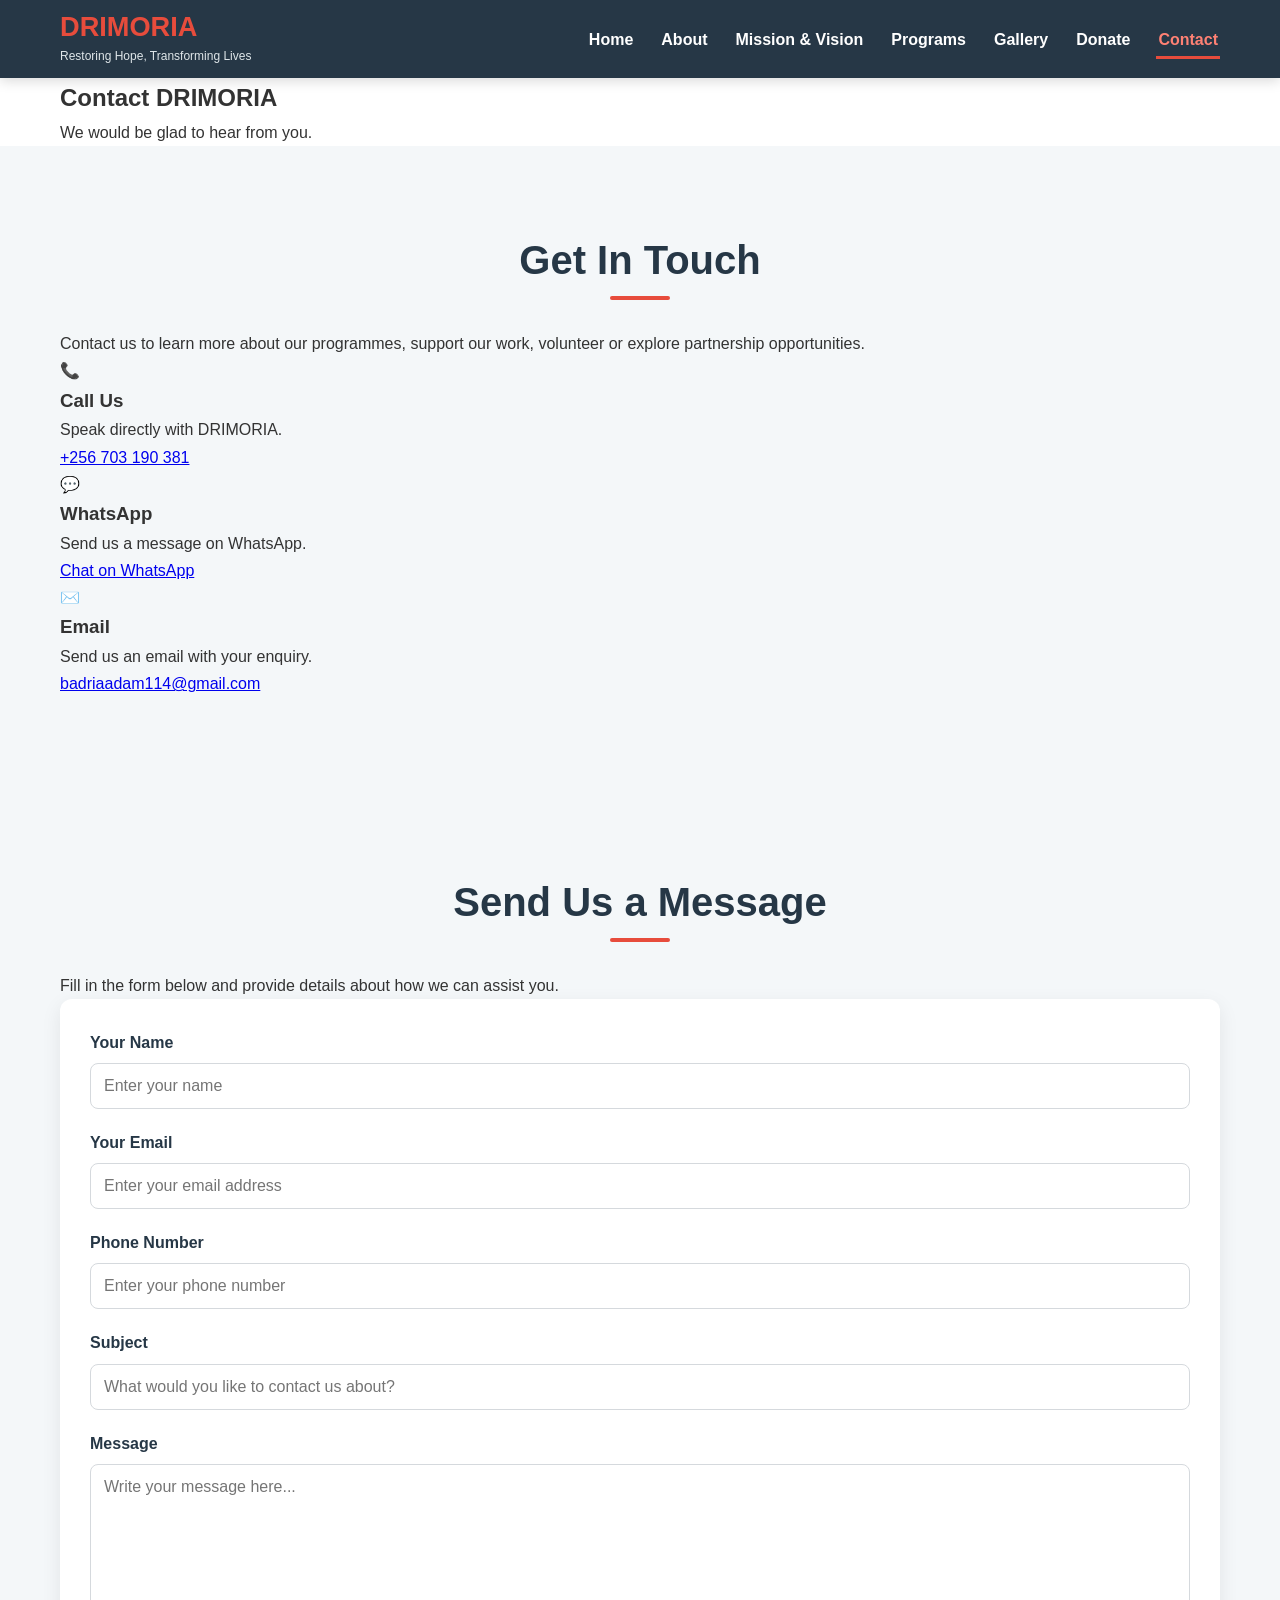
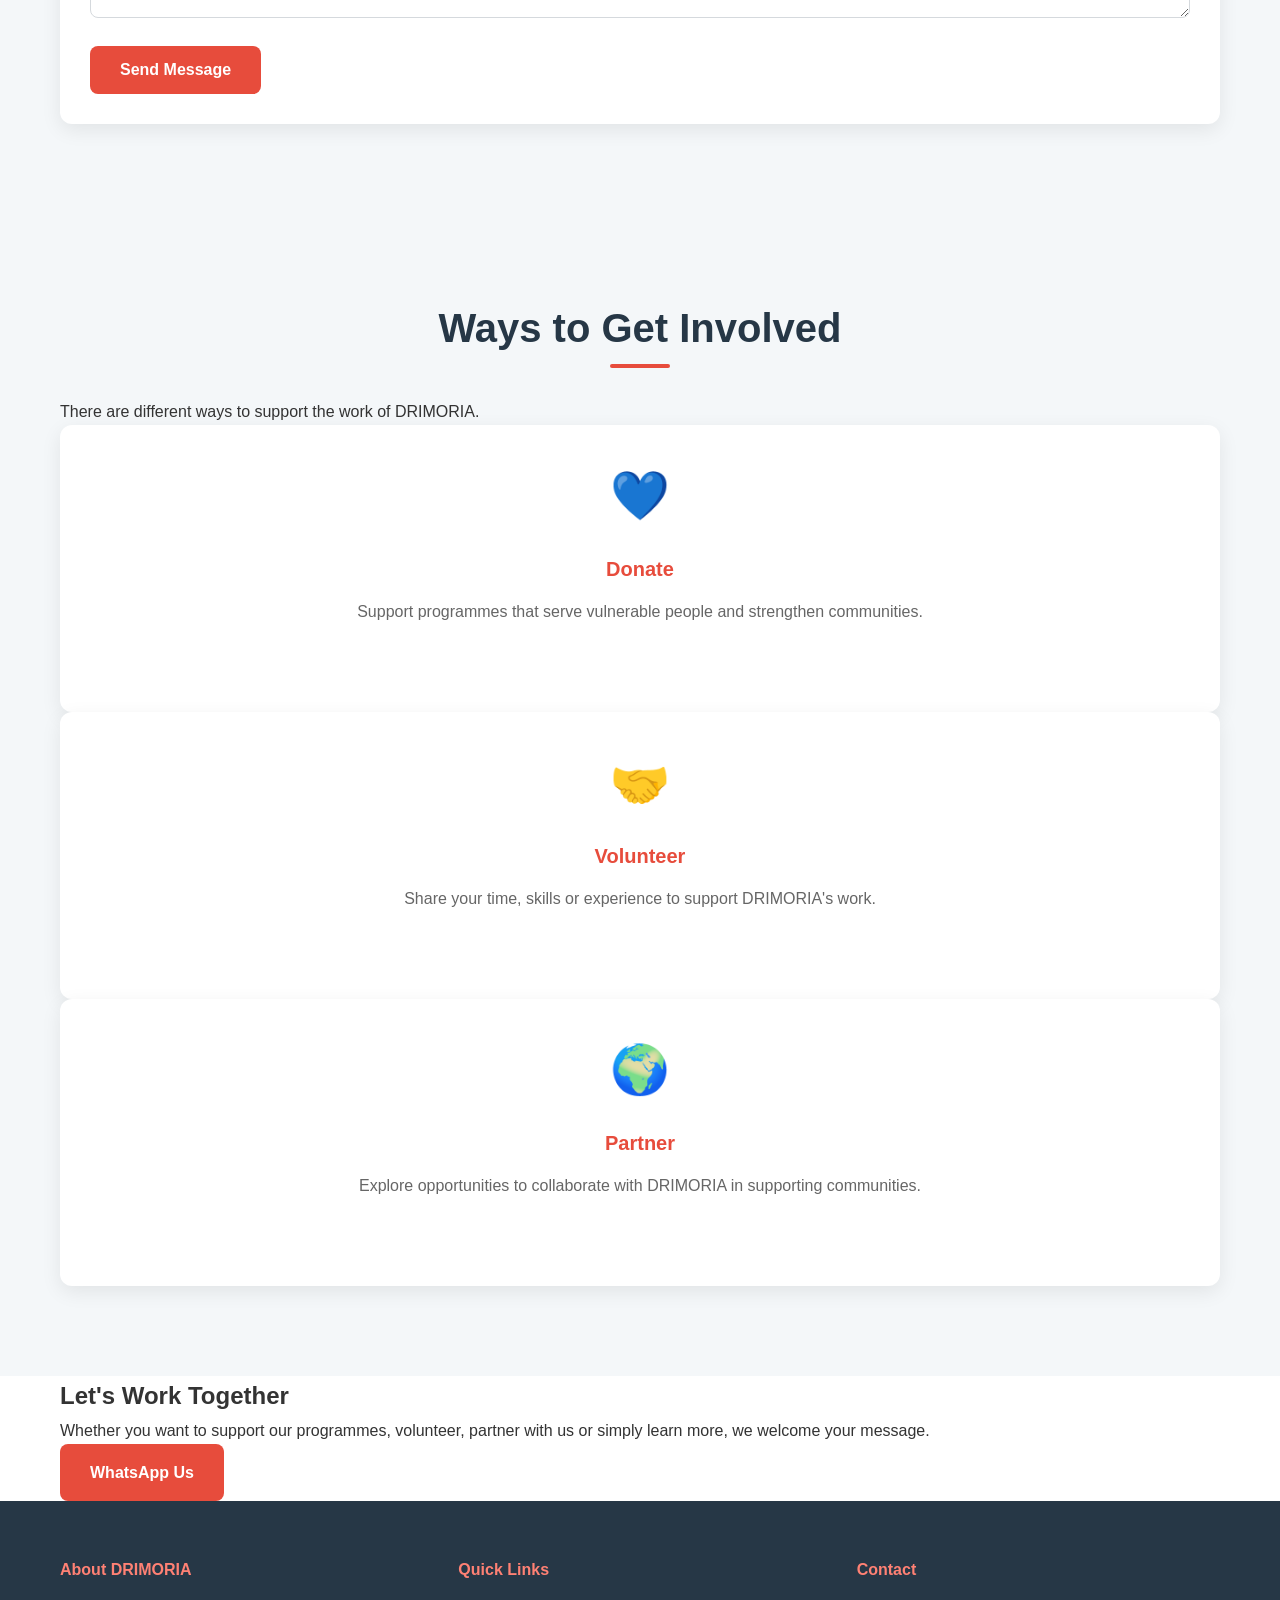
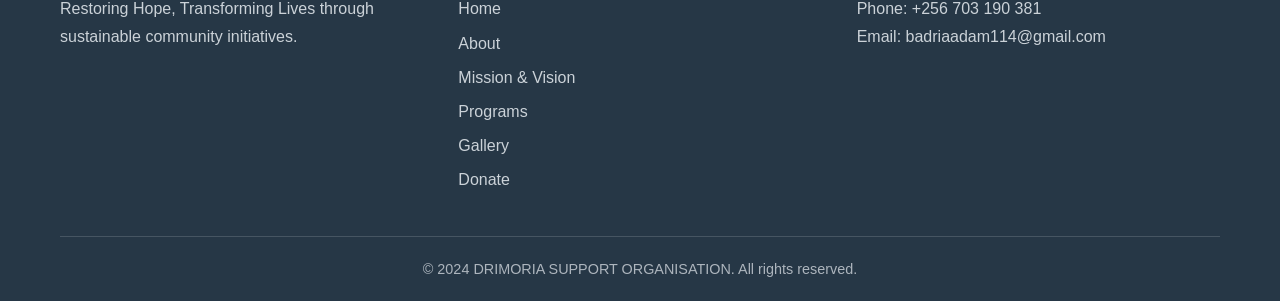
<file: contact.html>
<!DOCTYPE html>
<html lang="en">
<head>
    <meta charset="UTF-8">
    <meta name="viewport" content="width=device-width, initial-scale=1.0">
    <title>Contact Us - DRIMORIA SUPPORT ORGANISATION</title>
    <link rel="stylesheet" href="style.css">
</head>
<body>

    <!-- Navigation -->
    <nav class="navbar">
        <div class="nav-container">

            <div class="logo">
                <h1>DRIMORIA</h1>
                <p class="tagline">Restoring Hope, Transforming Lives</p>
            </div>

            <ul class="nav-menu">
                <li><a href="index.html" class="nav-link">Home</a></li>
                <li><a href="about.html" class="nav-link">About</a></li>
                <li><a href="mission.html" class="nav-link">Mission & Vision</a></li>
                <li><a href="programs.html" class="nav-link">Programs</a></li>
                <li><a href="gallery.html" class="nav-link">Gallery</a></li>
                <li><a href="donate.html" class="nav-link">Donate</a></li>
                <li><a href="contact.html" class="nav-link active">Contact</a></li>
            </ul>

            <div class="hamburger">
                <span></span>
                <span></span>
                <span></span>
            </div>

        </div>
    </nav>

    <!-- Page Header -->
    <section class="page-header">
        <div class="container">
            <h2>Contact DRIMORIA</h2>
            <p>We would be glad to hear from you.</p>
        </div>
    </section>

    <!-- Contact Information -->
    <section class="contact">
        <div class="container">

            <div class="section-heading">
                <h2>Get In Touch</h2>
                <p>
                    Contact us to learn more about our programmes, support our
                    work, volunteer or explore partnership opportunities.
                </p>
            </div>

            <div class="contact-grid">

                <!-- Phone -->
                <div class="contact-card">

                    <div class="contact-icon">📞</div>

                    <h3>Call Us</h3>

                    <p>
                        Speak directly with DRIMORIA.
                    </p>

                    <a href="tel:+256703190381" class="contact-link">
                        +256 703 190 381
                    </a>

                </div>

                <!-- WhatsApp -->
                <div class="contact-card">

                    <div class="contact-icon">💬</div>

                    <h3>WhatsApp</h3>

                    <p>
                        Send us a message on WhatsApp.
                    </p>

                    <a
                        href="https://wa.me/256703190381"
                        target="_blank"
                        rel="noopener noreferrer"
                        class="contact-link"
                    >
                        Chat on WhatsApp
                    </a>

                </div>

                <!-- Email -->
                <div class="contact-card">

                    <div class="contact-icon">✉️</div>

                    <h3>Email</h3>

                    <p>
                        Send us an email with your enquiry.
                    </p>

                    <a
                        href="mailto:badriaadam114@gmail.com"
                        class="contact-link"
                    >
                        badriaadam114@gmail.com
                    </a>

                </div>

            </div>

        </div>
    </section>

    <!-- Contact Form -->
    <section class="contact">
        <div class="container">

            <div class="contact-form-wrapper">

                <div class="section-heading">
                    <h2>Send Us a Message</h2>
                    <p>
                        Fill in the form below and provide details about how
                        we can assist you.
                    </p>
                </div>

                <form id="contactForm" class="contact-form">

                    <div class="form-group">
                        <label for="name">Your Name</label>
                        <input
                            type="text"
                            id="name"
                            name="name"
                            placeholder="Enter your name"
                            required
                        >
                    </div>

                    <div class="form-group">
                        <label for="email">Your Email</label>
                        <input
                            type="email"
                            id="email"
                            name="email"
                            placeholder="Enter your email address"
                            required
                        >
                    </div>

                    <div class="form-group">
                        <label for="phone">Phone Number</label>
                        <input
                            type="tel"
                            id="phone"
                            name="phone"
                            placeholder="Enter your phone number"
                        >
                    </div>

                    <div class="form-group">
                        <label for="subject">Subject</label>
                        <input
                            type="text"
                            id="subject"
                            name="subject"
                            placeholder="What would you like to contact us about?"
                            required
                        >
                    </div>

                    <div class="form-group">
                        <label for="message">Message</label>
                        <textarea
                            id="message"
                            name="message"
                            rows="7"
                            placeholder="Write your message here..."
                            required
                        ></textarea>
                    </div>

                    <button type="submit" class="btn btn-primary">
                        Send Message
                    </button>

                    <div id="contactMessage" class="form-message"></div>

                </form>

            </div>

        </div>
    </section>

    <!-- Ways to Get Involved -->
    <section class="programs">
        <div class="container">

            <div class="section-heading">
                <h2>Ways to Get Involved</h2>
                <p>
                    There are different ways to support the work of DRIMORIA.
                </p>
            </div>

            <div class="program-grid">

                <div class="program-card">
                    <div class="program-icon">💙</div>
                    <h3>Donate</h3>
                    <p>
                        Support programmes that serve vulnerable people and
                        strengthen communities.
                    </p>
                    <a href="donate.html" class="btn btn-secondary">
                        Donate
                    </a>
                </div>

                <div class="program-card">
                    <div class="program-icon">🤝</div>
                    <h3>Volunteer</h3>
                    <p>
                        Share your time, skills or experience to support
                        DRIMORIA's work.
                    </p>
                    <a href="contact.html" class="btn btn-secondary">
                        Contact Us
                    </a>
                </div>

                <div class="program-card">
                    <div class="program-icon">🌍</div>
                    <h3>Partner</h3>
                    <p>
                        Explore opportunities to collaborate with DRIMORIA
                        in supporting communities.
                    </p>
                    <a href="contact.html" class="btn btn-secondary">
                        Get In Touch
                    </a>
                </div>

            </div>

        </div>
    </section>

    <!-- Final CTA -->
    <section class="donation-cta">
        <div class="container">

            <h2>Let's Work Together</h2>

            <p>
                Whether you want to support our programmes, volunteer,
                partner with us or simply learn more, we welcome your message.
            </p>

            <div class="cta-buttons">

                <a
                    href="https://wa.me/256703190381"
                    target="_blank"
                    rel="noopener noreferrer"
                    class="btn btn-primary"
                >
                    WhatsApp Us
                </a>

                <a
                    href="mailto:badriaadam114@gmail.com"
                    class="btn btn-secondary"
                >
                    Email Us
                </a>

            </div>

        </div>
    </section>

    <!-- Footer -->
    <footer class="footer">
        <div class="container">

            <div class="footer-content">

                <div class="footer-section">
                    <h4>About DRIMORIA</h4>
                    <p>
                        Restoring Hope, Transforming Lives through sustainable
                        community initiatives.
                    </p>
                </div>

                <div class="footer-section">
                    <h4>Quick Links</h4>
                    <ul>
                        <li><a href="index.html">Home</a></li>
                        <li><a href="about.html">About</a></li>
                        <li><a href="mission.html">Mission & Vision</a></li>
                        <li><a href="programs.html">Programs</a></li>
                        <li><a href="gallery.html">Gallery</a></li>
                        <li><a href="donate.html">Donate</a></li>
                    </ul>
                </div>

                <div class="footer-section">
                    <h4>Contact</h4>
                    <p>Phone: +256 703 190 381</p>
                    <p>Email: badriaadam114@gmail.com</p>
                </div>

            </div>

            <div class="footer-bottom">
                <p>
                    &copy; 2024 DRIMORIA SUPPORT ORGANISATION.
                    All rights reserved.
                </p>
            </div>

        </div>
    </footer>

    <script src="script.js"></script>

</body>
</html>
</file>
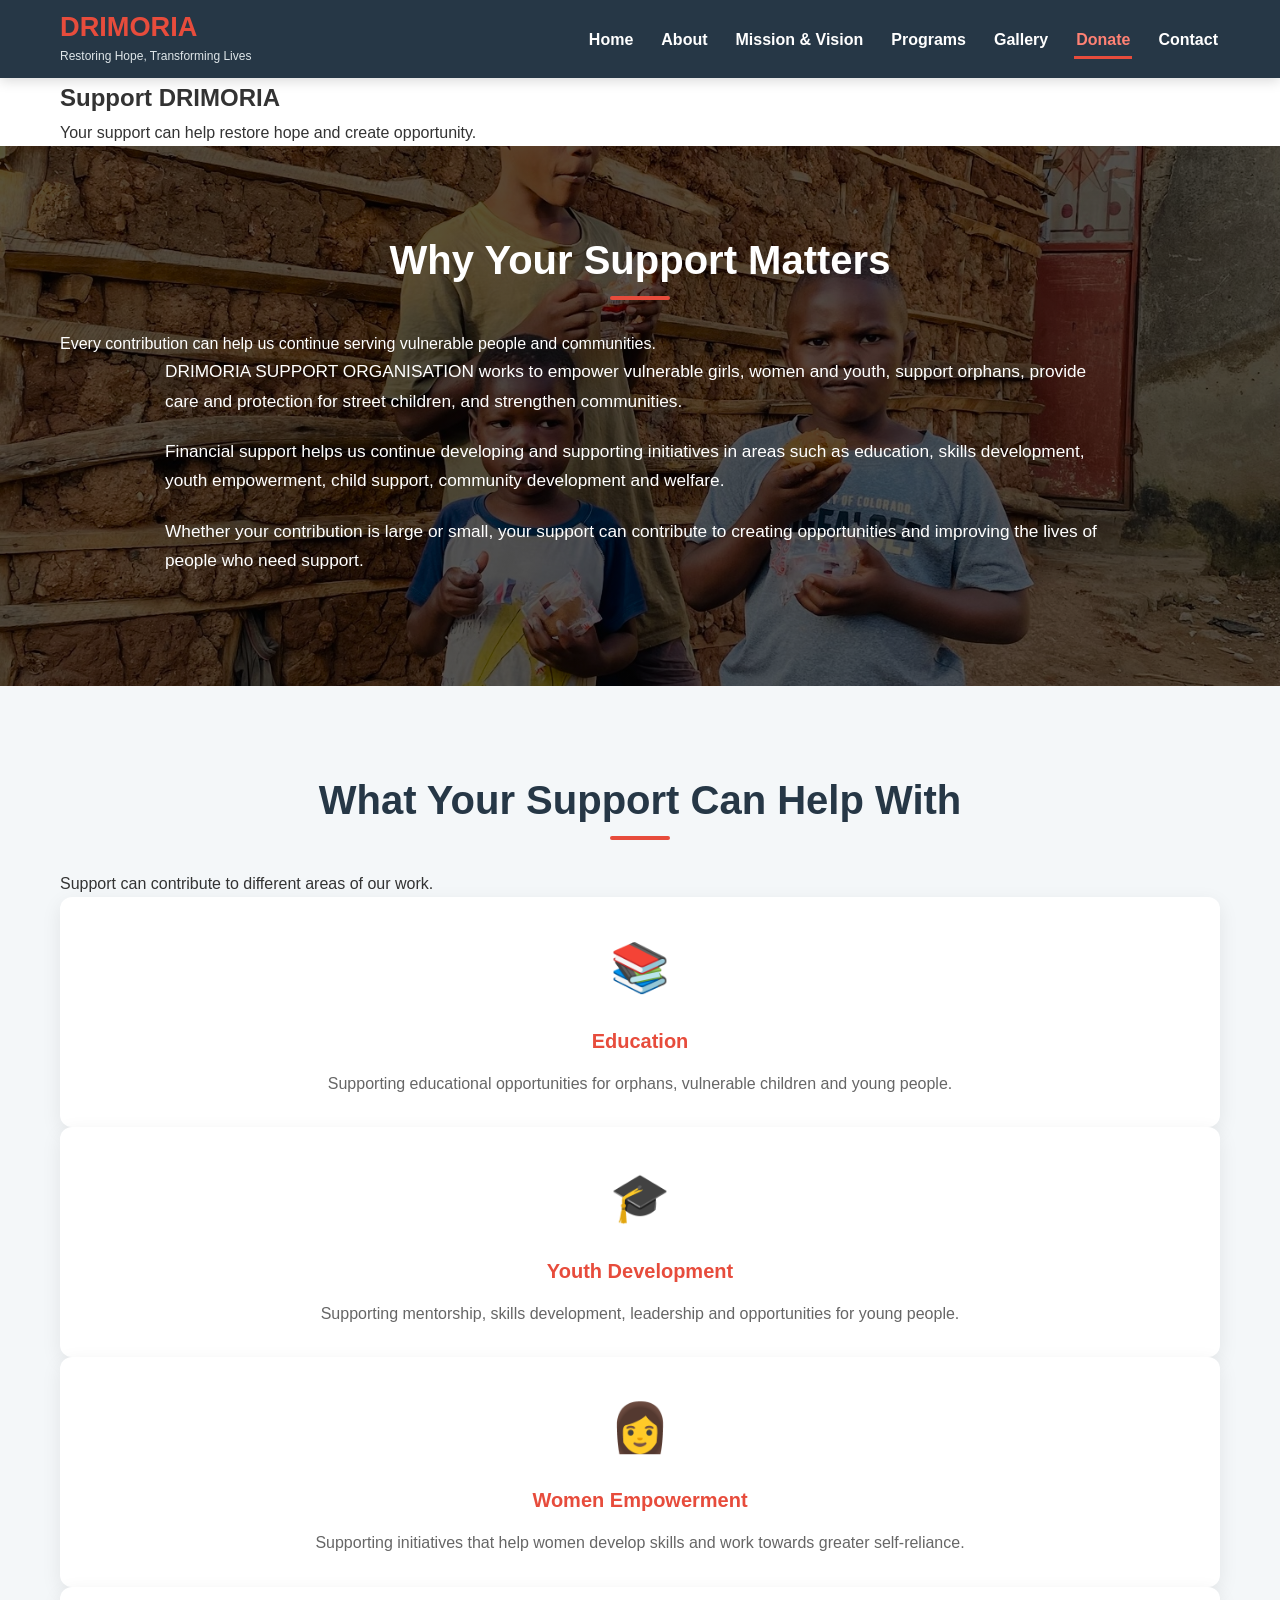
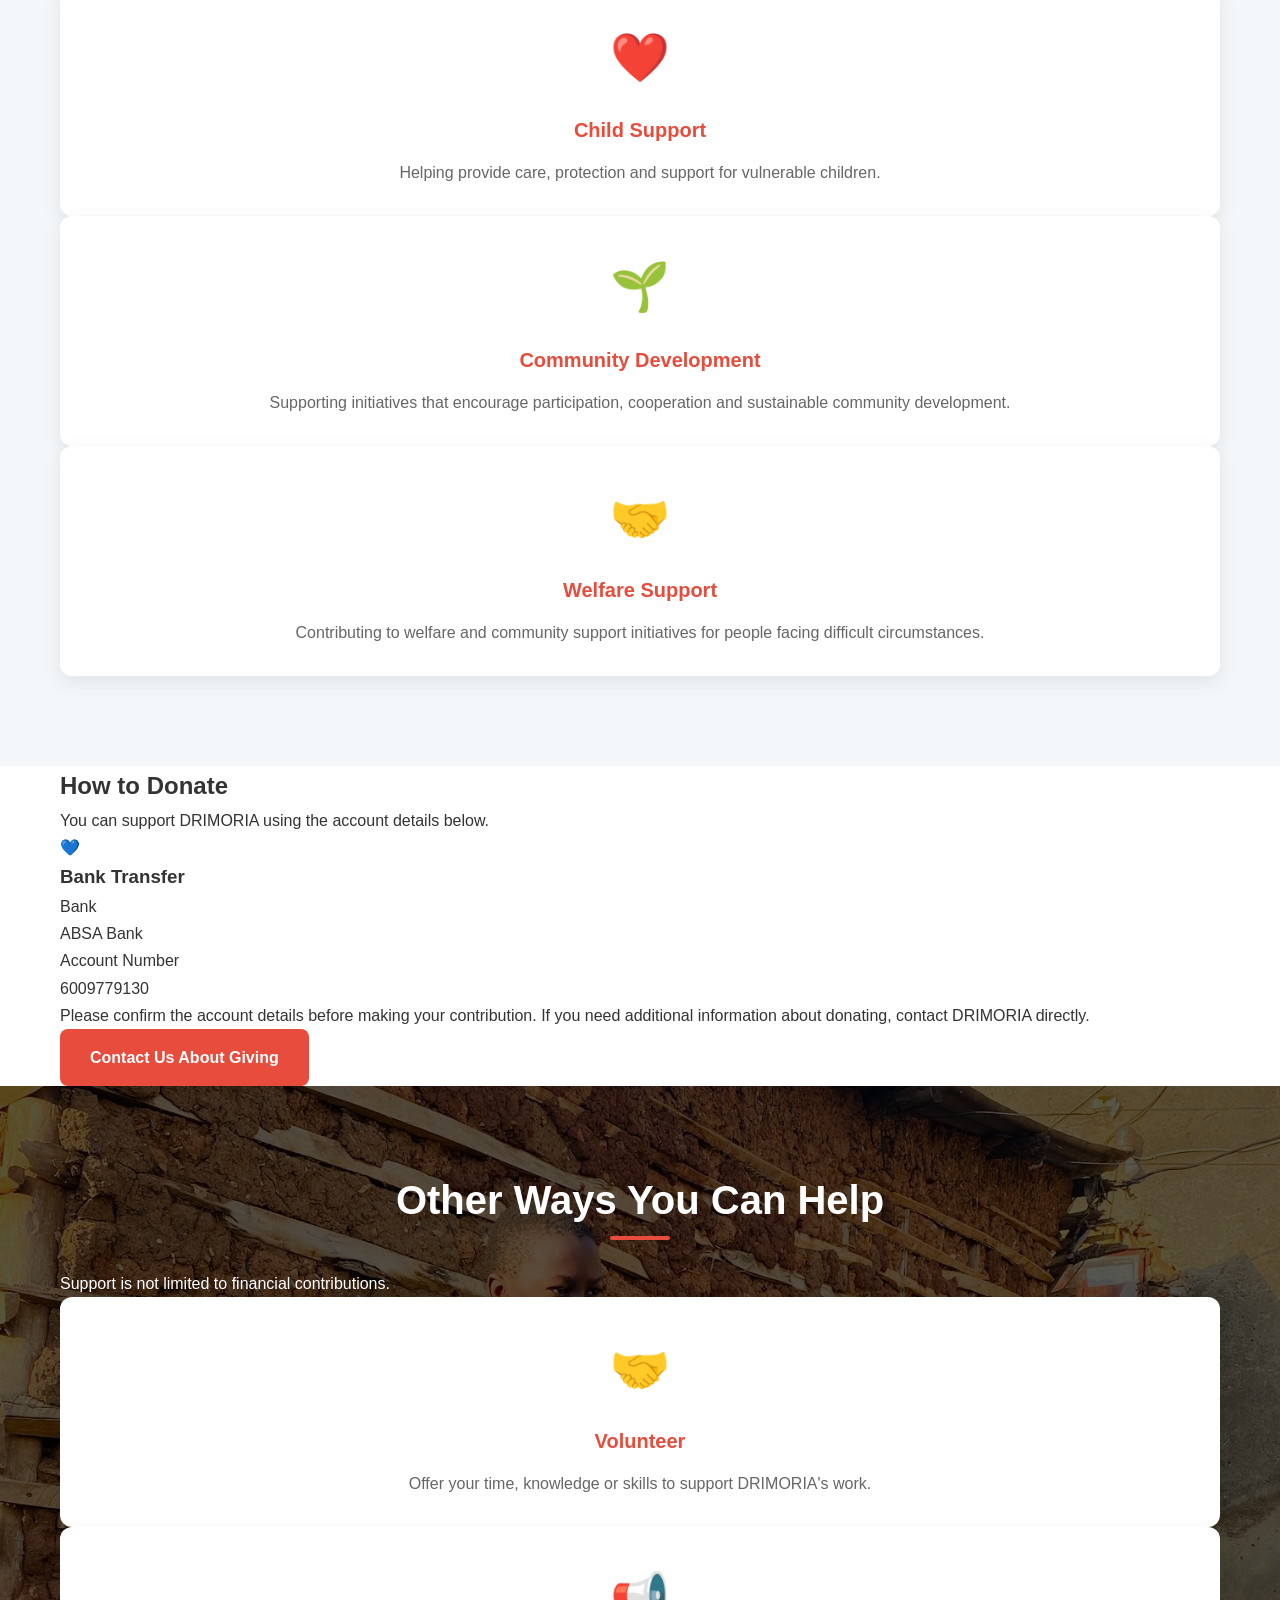
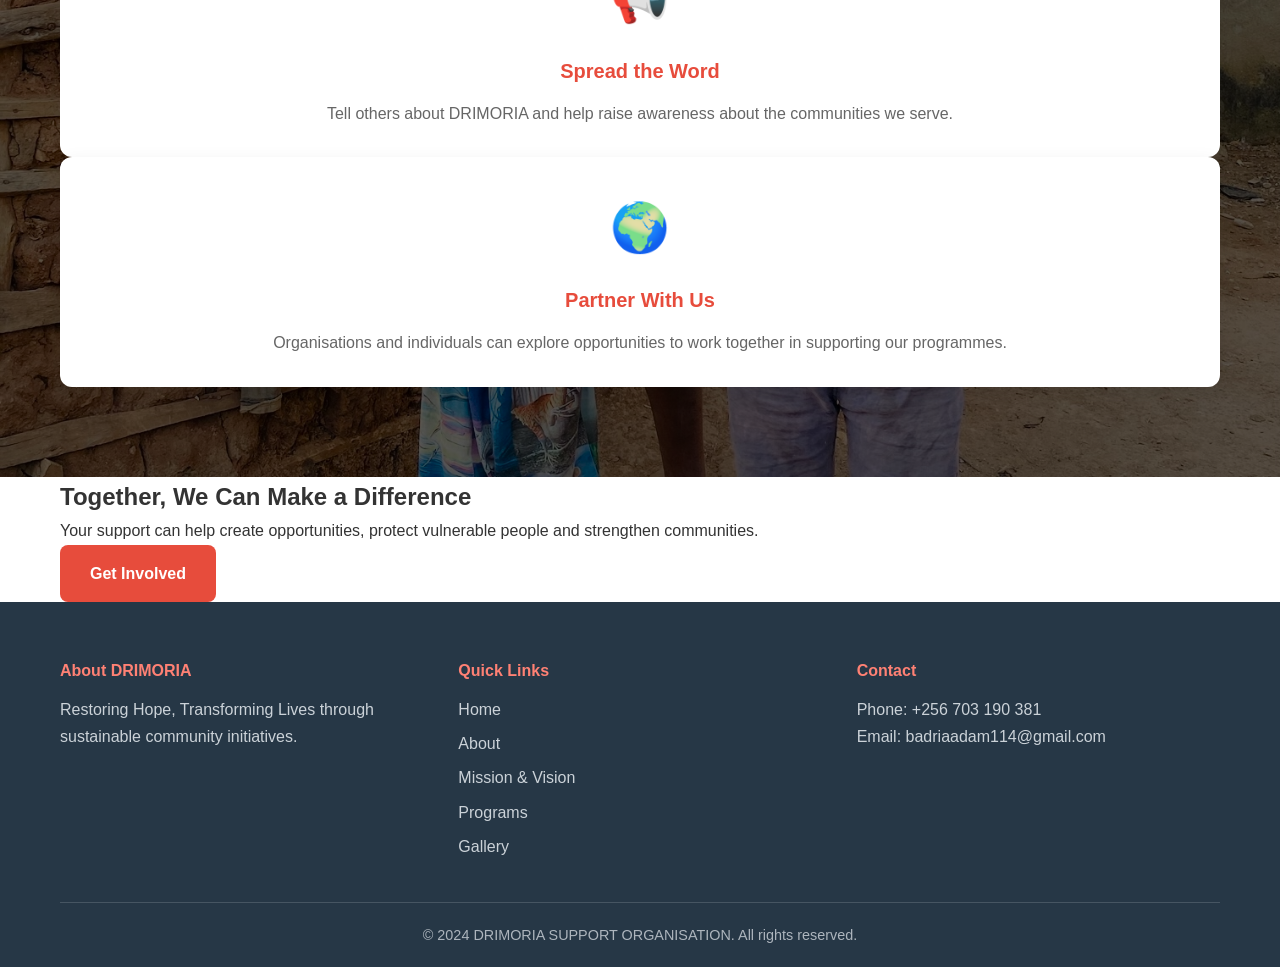
<file: donate.html>
<!DOCTYPE html>
<html lang="en">
<head>
    <meta charset="UTF-8">
    <meta name="viewport" content="width=device-width, initial-scale=1.0">
    <title>Donate - DRIMORIA SUPPORT ORGANISATION</title>
    <link rel="stylesheet" href="style.css">
</head>
<body>

    <!-- Navigation -->
    <nav class="navbar">
        <div class="nav-container">

            <div class="logo">
                <h1>DRIMORIA</h1>
                <p class="tagline">Restoring Hope, Transforming Lives</p>
            </div>

            <ul class="nav-menu">
                <li><a href="index.html" class="nav-link">Home</a></li>
                <li><a href="about.html" class="nav-link">About</a></li>
                <li><a href="mission.html" class="nav-link">Mission & Vision</a></li>
                <li><a href="programs.html" class="nav-link">Programs</a></li>
                <li><a href="gallery.html" class="nav-link">Gallery</a></li>
                <li><a href="donate.html" class="nav-link active">Donate</a></li>
                <li><a href="contact.html" class="nav-link">Contact</a></li>
            </ul>

            <div class="hamburger">
                <span></span>
                <span></span>
                <span></span>
            </div>

        </div>
    </nav>

    <!-- Page Header -->
    <section class="page-header">
        <div class="container">
            <h2>Support DRIMORIA</h2>
            <p>Your support can help restore hope and create opportunity.</p>
        </div>
    </section>

    <!-- Introduction -->
    <section class="about">
        <div class="container">

            <div class="section-heading">
                <h2>Why Your Support Matters</h2>
                <p>Every contribution can help us continue serving vulnerable people and communities.</p>
            </div>

            <div class="about-content">

                <p>
                    DRIMORIA SUPPORT ORGANISATION works to empower vulnerable
                    girls, women and youth, support orphans, provide care and
                    protection for street children, and strengthen communities.
                </p>

                <p>
                    Financial support helps us continue developing and supporting
                    initiatives in areas such as education, skills development,
                    youth empowerment, child support, community development and
                    welfare.
                </p>

                <p>
                    Whether your contribution is large or small, your support
                    can contribute to creating opportunities and improving the
                    lives of people who need support.
                </p>

            </div>

        </div>
    </section>

    <!-- What Your Support Can Help -->
    <section class="programs">
        <div class="container">

            <div class="section-heading">
                <h2>What Your Support Can Help With</h2>
                <p>Support can contribute to different areas of our work.</p>
            </div>

            <div class="program-grid">

                <div class="program-card">
                    <div class="program-icon">📚</div>
                    <h3>Education</h3>
                    <p>
                        Supporting educational opportunities for orphans,
                        vulnerable children and young people.
                    </p>
                </div>

                <div class="program-card">
                    <div class="program-icon">🎓</div>
                    <h3>Youth Development</h3>
                    <p>
                        Supporting mentorship, skills development, leadership
                        and opportunities for young people.
                    </p>
                </div>

                <div class="program-card">
                    <div class="program-icon">👩</div>
                    <h3>Women Empowerment</h3>
                    <p>
                        Supporting initiatives that help women develop skills
                        and work towards greater self-reliance.
                    </p>
                </div>

                <div class="program-card">
                    <div class="program-icon">❤️</div>
                    <h3>Child Support</h3>
                    <p>
                        Helping provide care, protection and support for
                        vulnerable children.
                    </p>
                </div>

                <div class="program-card">
                    <div class="program-icon">🌱</div>
                    <h3>Community Development</h3>
                    <p>
                        Supporting initiatives that encourage participation,
                        cooperation and sustainable community development.
                    </p>
                </div>

                <div class="program-card">
                    <div class="program-icon">🤝</div>
                    <h3>Welfare Support</h3>
                    <p>
                        Contributing to welfare and community support initiatives
                        for people facing difficult circumstances.
                    </p>
                </div>

            </div>

        </div>
    </section>

    <!-- Donation Information -->
    <section class="donation-section">
        <div class="container">

            <div class="section-heading">
                <h2>How to Donate</h2>
                <p>You can support DRIMORIA using the account details below.</p>
            </div>

            <div class="donation-card">

                <div class="donation-icon">💙</div>

                <h3>Bank Transfer</h3>

                <p class="donation-label">
                    Bank
                </p>

                <p class="donation-value">
                    ABSA Bank
                </p>

                <p class="donation-label">
                    Account Number
                </p>

                <p class="donation-value">
                    6009779130
                </p>

                <p class="donation-note">
                    Please confirm the account details before making your
                    contribution. If you need additional information about
                    donating, contact DRIMORIA directly.
                </p>

                <a href="contact.html" class="btn btn-primary">
                    Contact Us About Giving
                </a>

            </div>

        </div>
    </section>

    <!-- Other Ways to Help -->
    <section class="about">
        <div class="container">

            <div class="section-heading">
                <h2>Other Ways You Can Help</h2>
                <p>Support is not limited to financial contributions.</p>
            </div>

            <div class="program-grid">

                <div class="program-card">
                    <div class="program-icon">🤝</div>
                    <h3>Volunteer</h3>
                    <p>
                        Offer your time, knowledge or skills to support
                        DRIMORIA's work.
                    </p>
                </div>

                <div class="program-card">
                    <div class="program-icon">📢</div>
                    <h3>Spread the Word</h3>
                    <p>
                        Tell others about DRIMORIA and help raise awareness
                        about the communities we serve.
                    </p>
                </div>

                <div class="program-card">
                    <div class="program-icon">🌍</div>
                    <h3>Partner With Us</h3>
                    <p>
                        Organisations and individuals can explore opportunities
                        to work together in supporting our programmes.
                    </p>
                </div>

            </div>

        </div>
    </section>

    <!-- Call to Action -->
    <section class="donation-cta">
        <div class="container">

            <h2>Together, We Can Make a Difference</h2>

            <p>
                Your support can help create opportunities, protect vulnerable
                people and strengthen communities.
            </p>

            <div class="cta-buttons">

                <a href="contact.html" class="btn btn-primary">
                    Get Involved
                </a>

                <a href="programs.html" class="btn btn-secondary">
                    View Our Programs
                </a>

            </div>

        </div>
    </section>

    <!-- Footer -->
    <footer class="footer">
        <div class="container">

            <div class="footer-content">

                <div class="footer-section">
                    <h4>About DRIMORIA</h4>
                    <p>
                        Restoring Hope, Transforming Lives through sustainable
                        community initiatives.
                    </p>
                </div>

                <div class="footer-section">
                    <h4>Quick Links</h4>
                    <ul>
                        <li><a href="index.html">Home</a></li>
                        <li><a href="about.html">About</a></li>
                        <li><a href="mission.html">Mission & Vision</a></li>
                        <li><a href="programs.html">Programs</a></li>
                        <li><a href="gallery.html">Gallery</a></li>
                    </ul>
                </div>

                <div class="footer-section">
                    <h4>Contact</h4>
                    <p>Phone: +256 703 190 381</p>
                    <p>Email: badriaadam114@gmail.com</p>
                </div>

            </div>

            <div class="footer-bottom">
                <p>
                    &copy; 2024 DRIMORIA SUPPORT ORGANISATION.
                    All rights reserved.
                </p>
            </div>

        </div>
    </footer>

    <script src="script.js"></script>

</body>
</html>
</file>
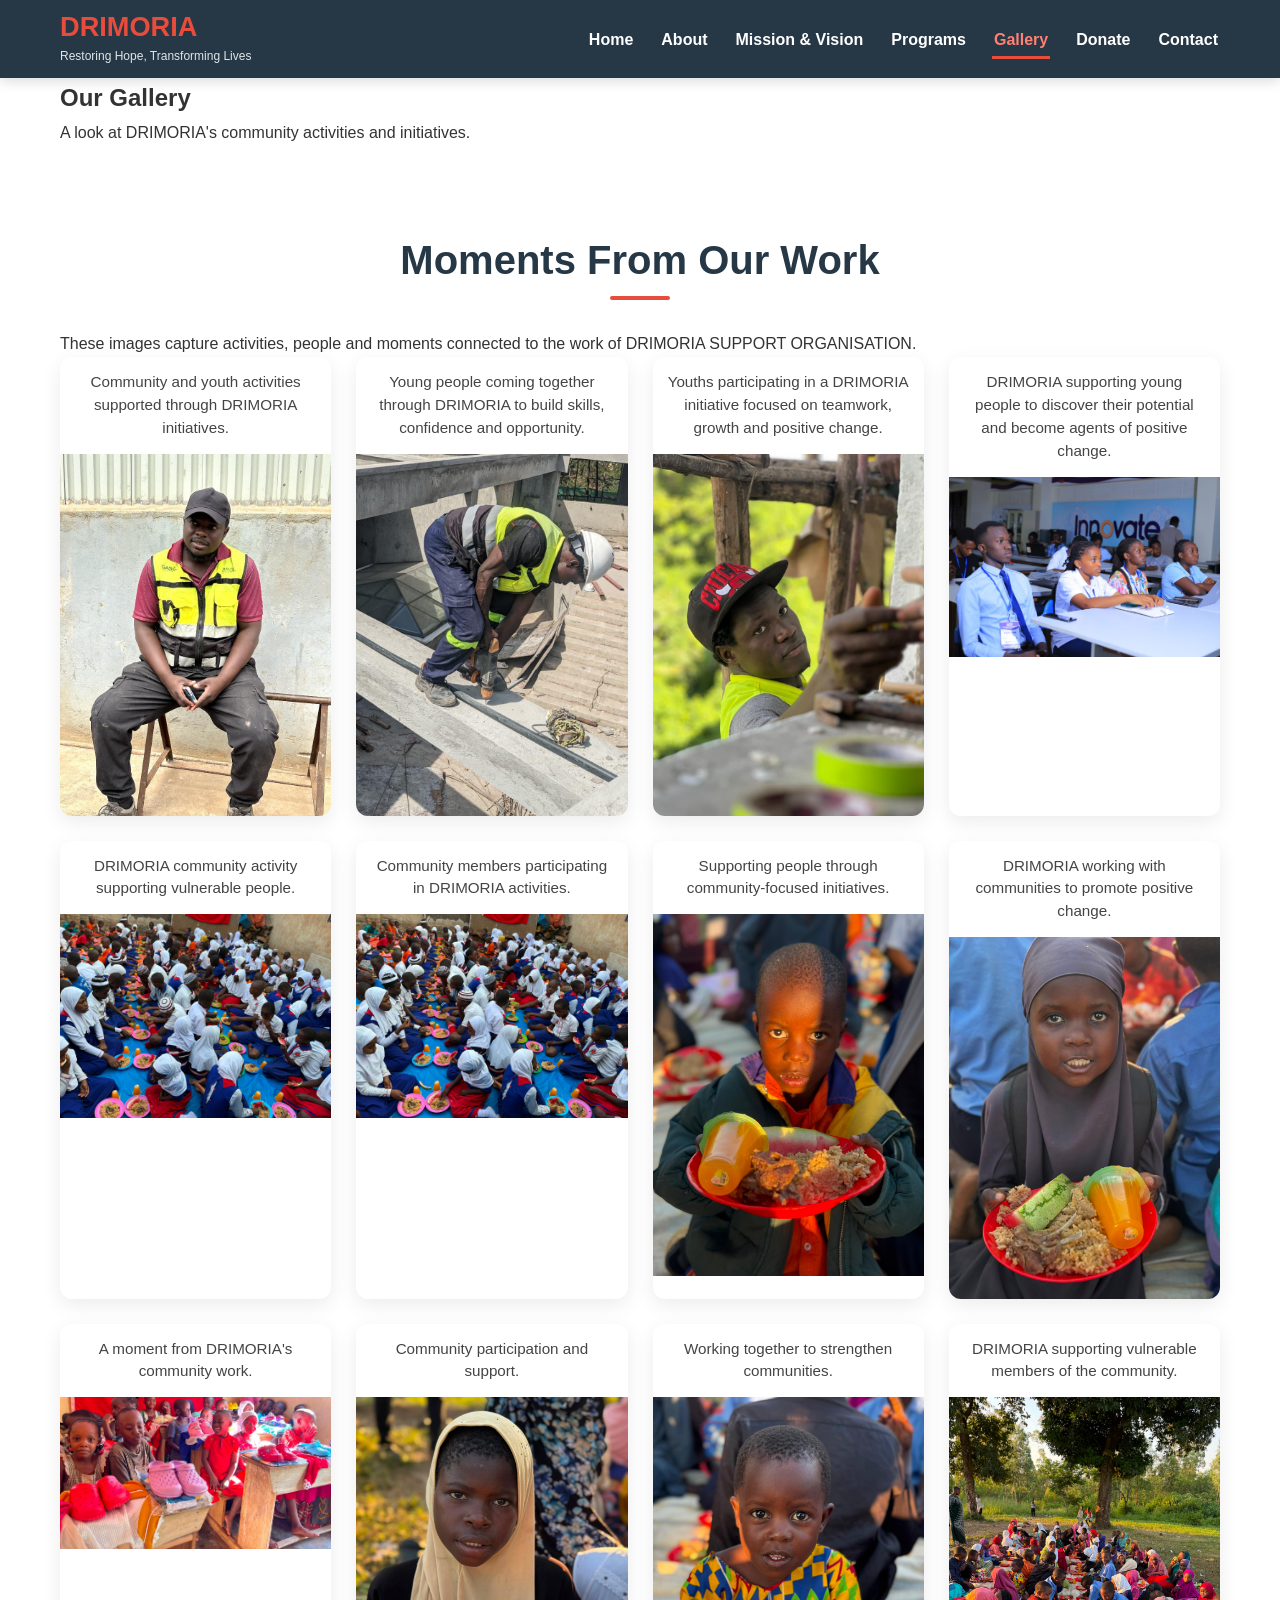
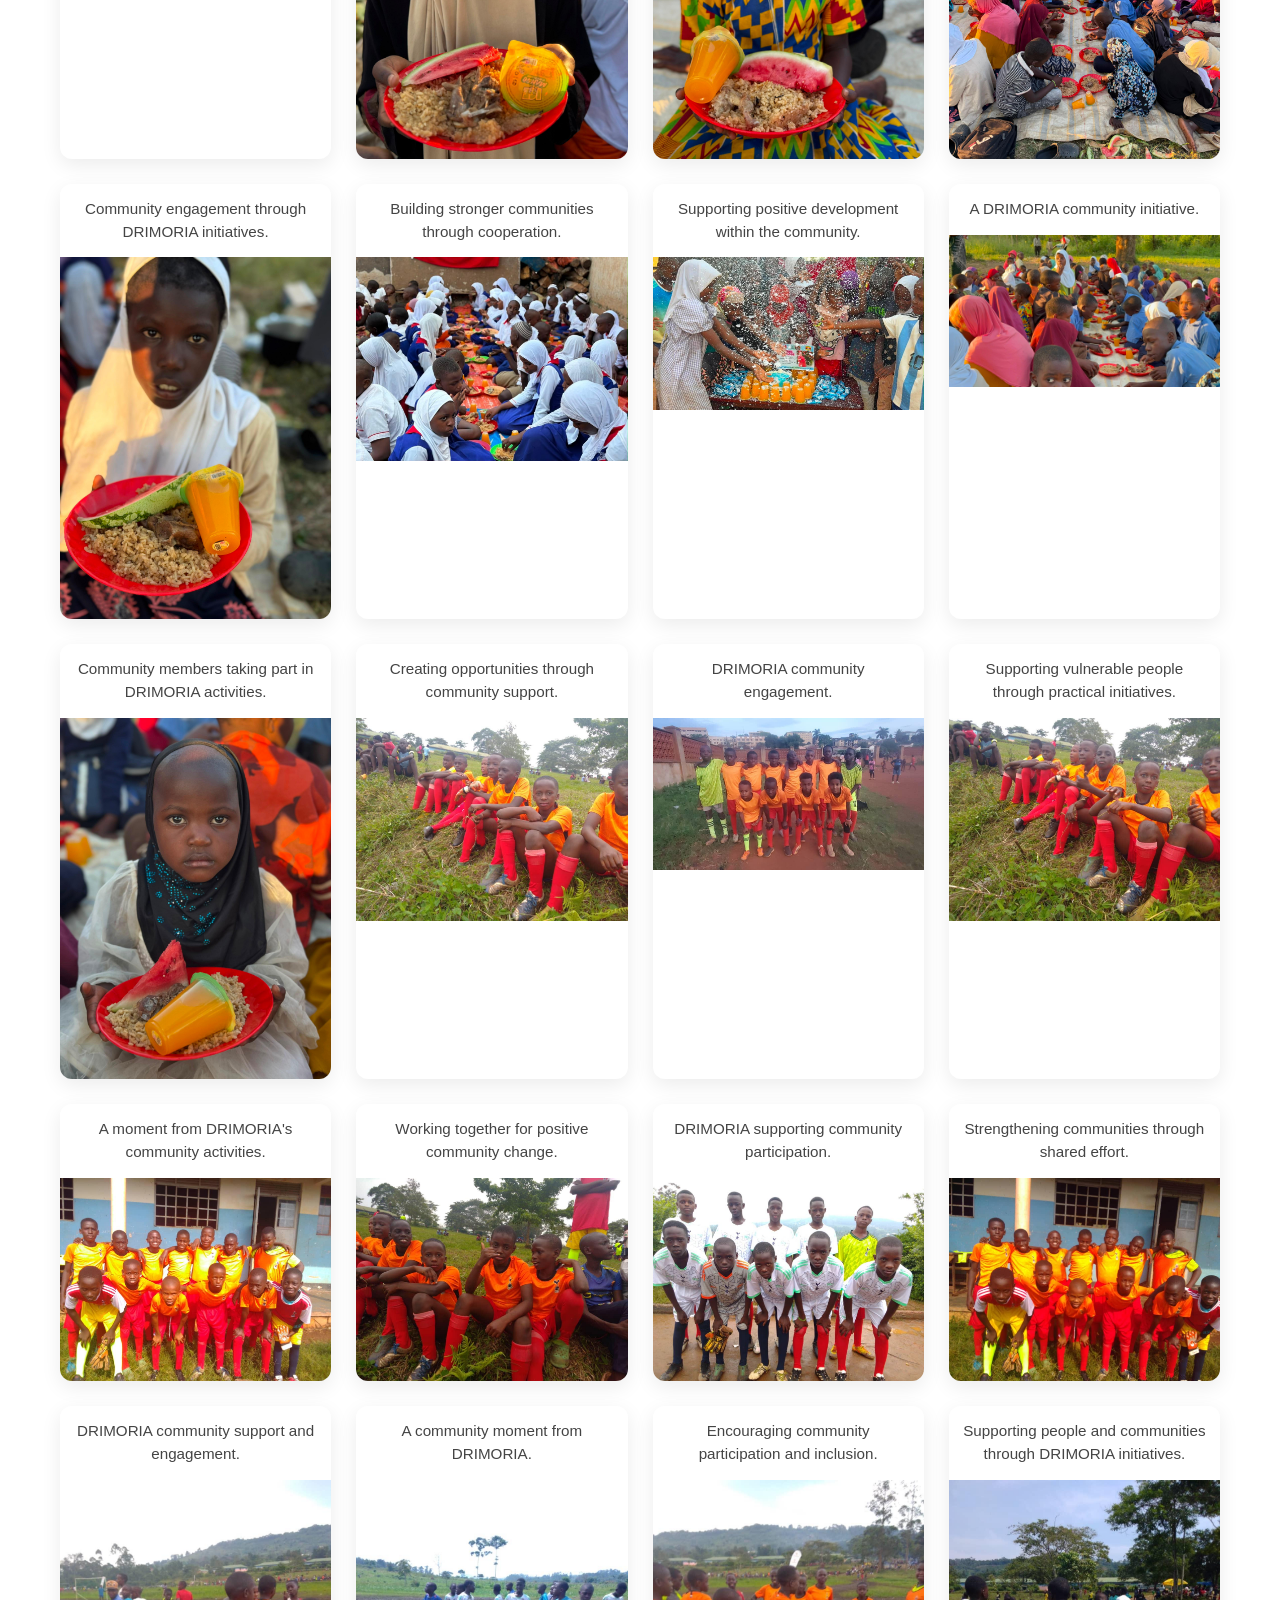
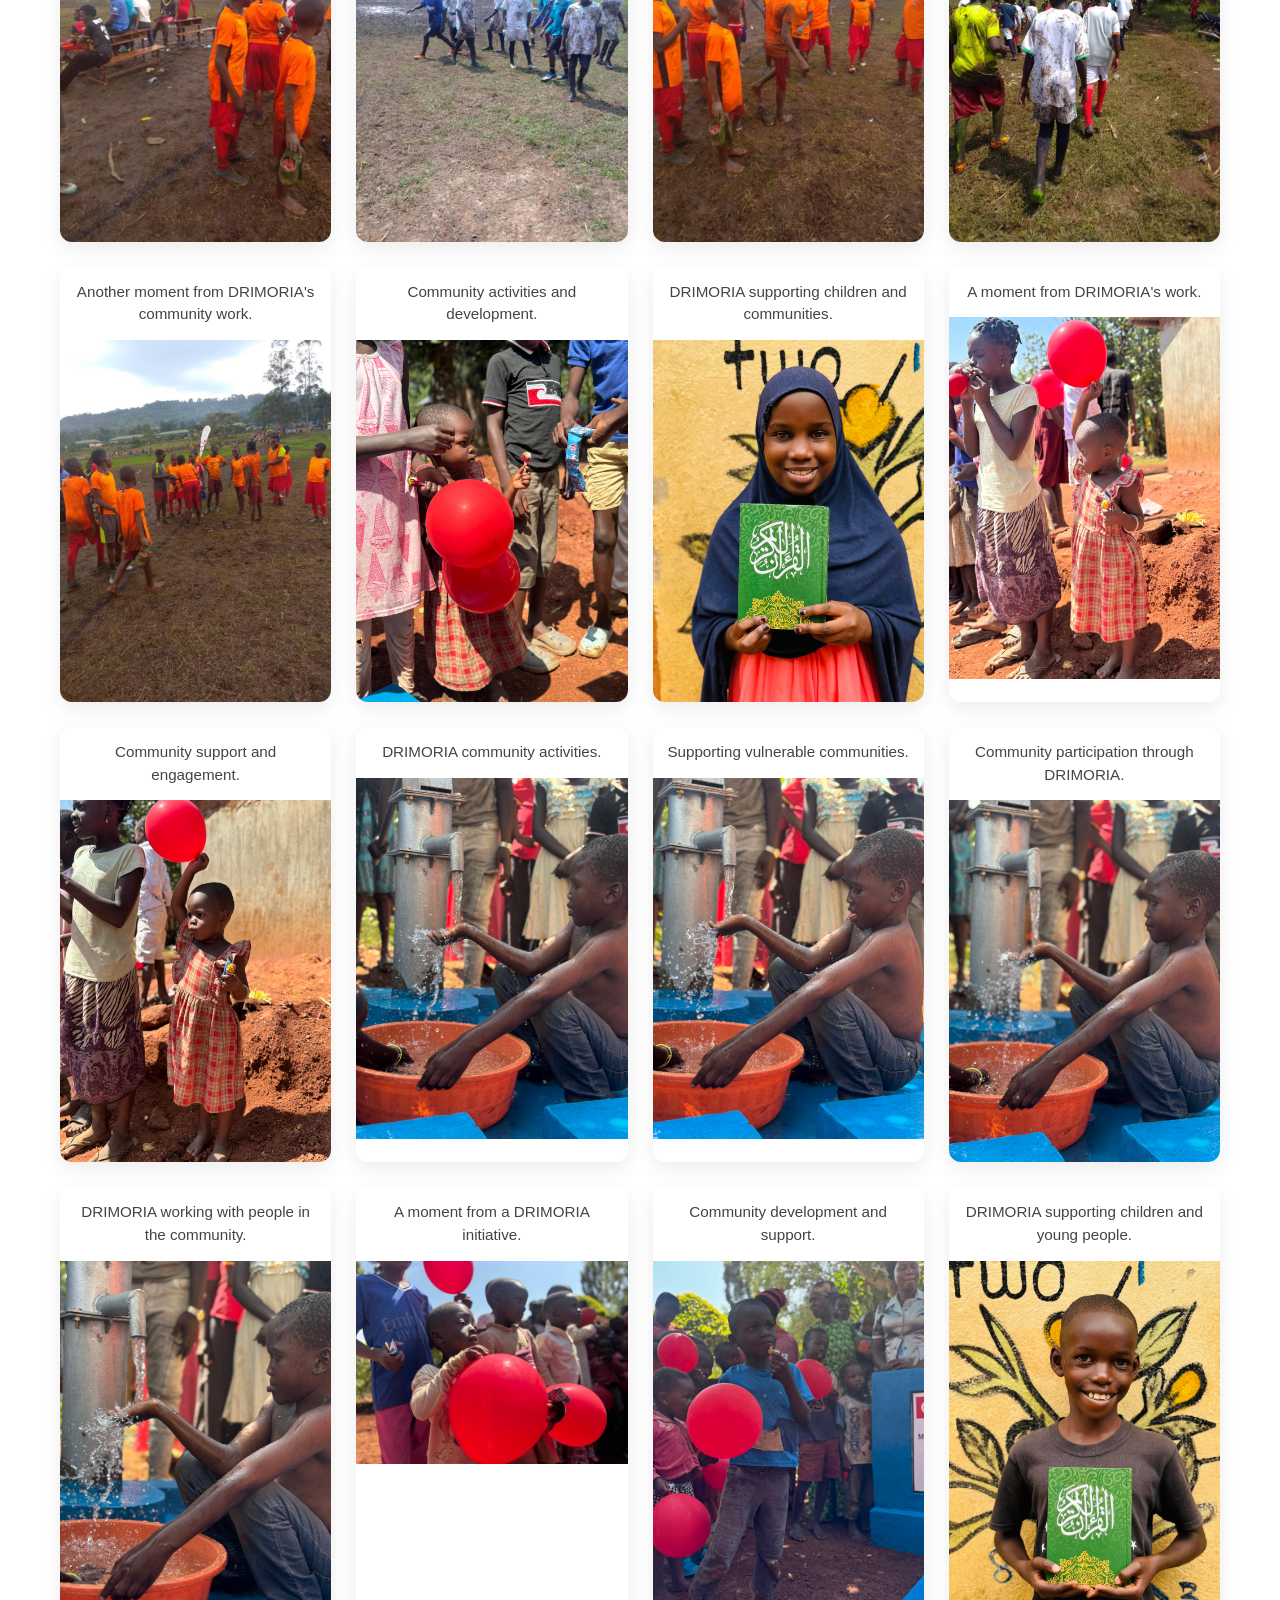
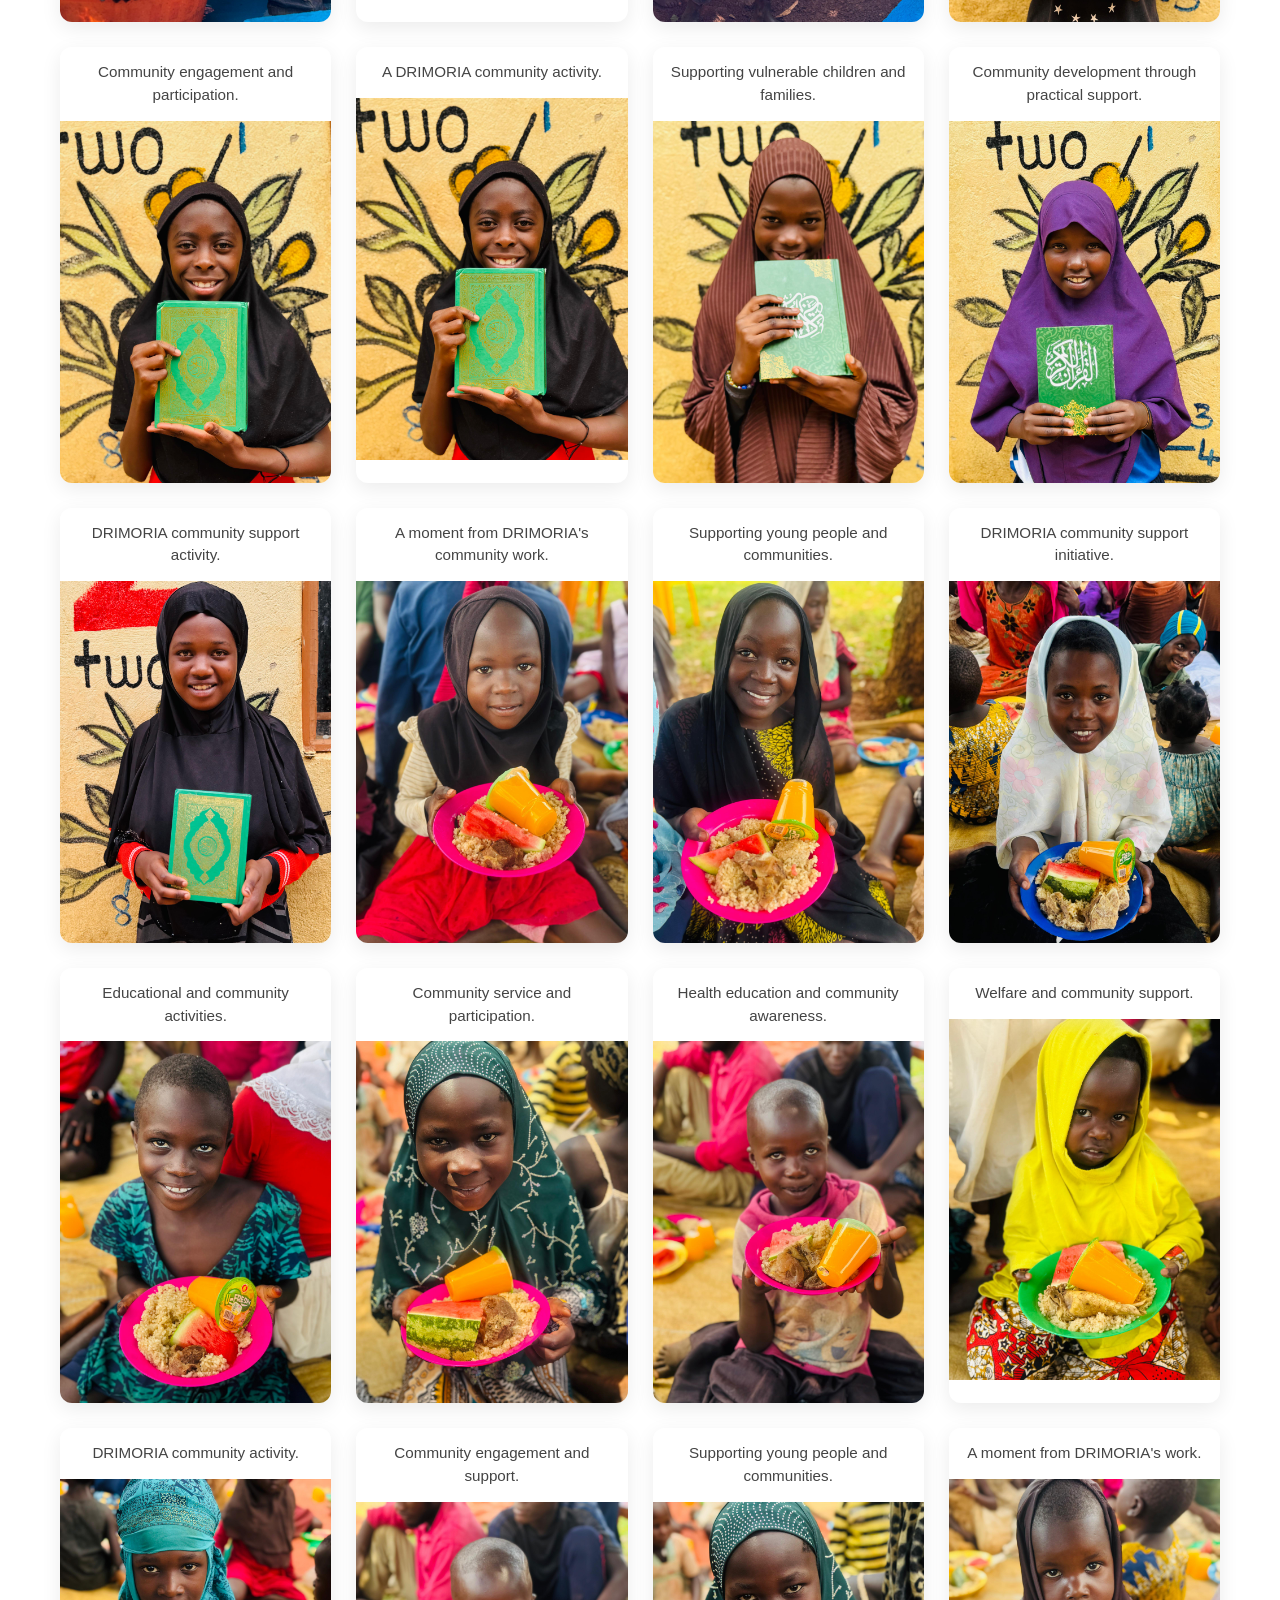
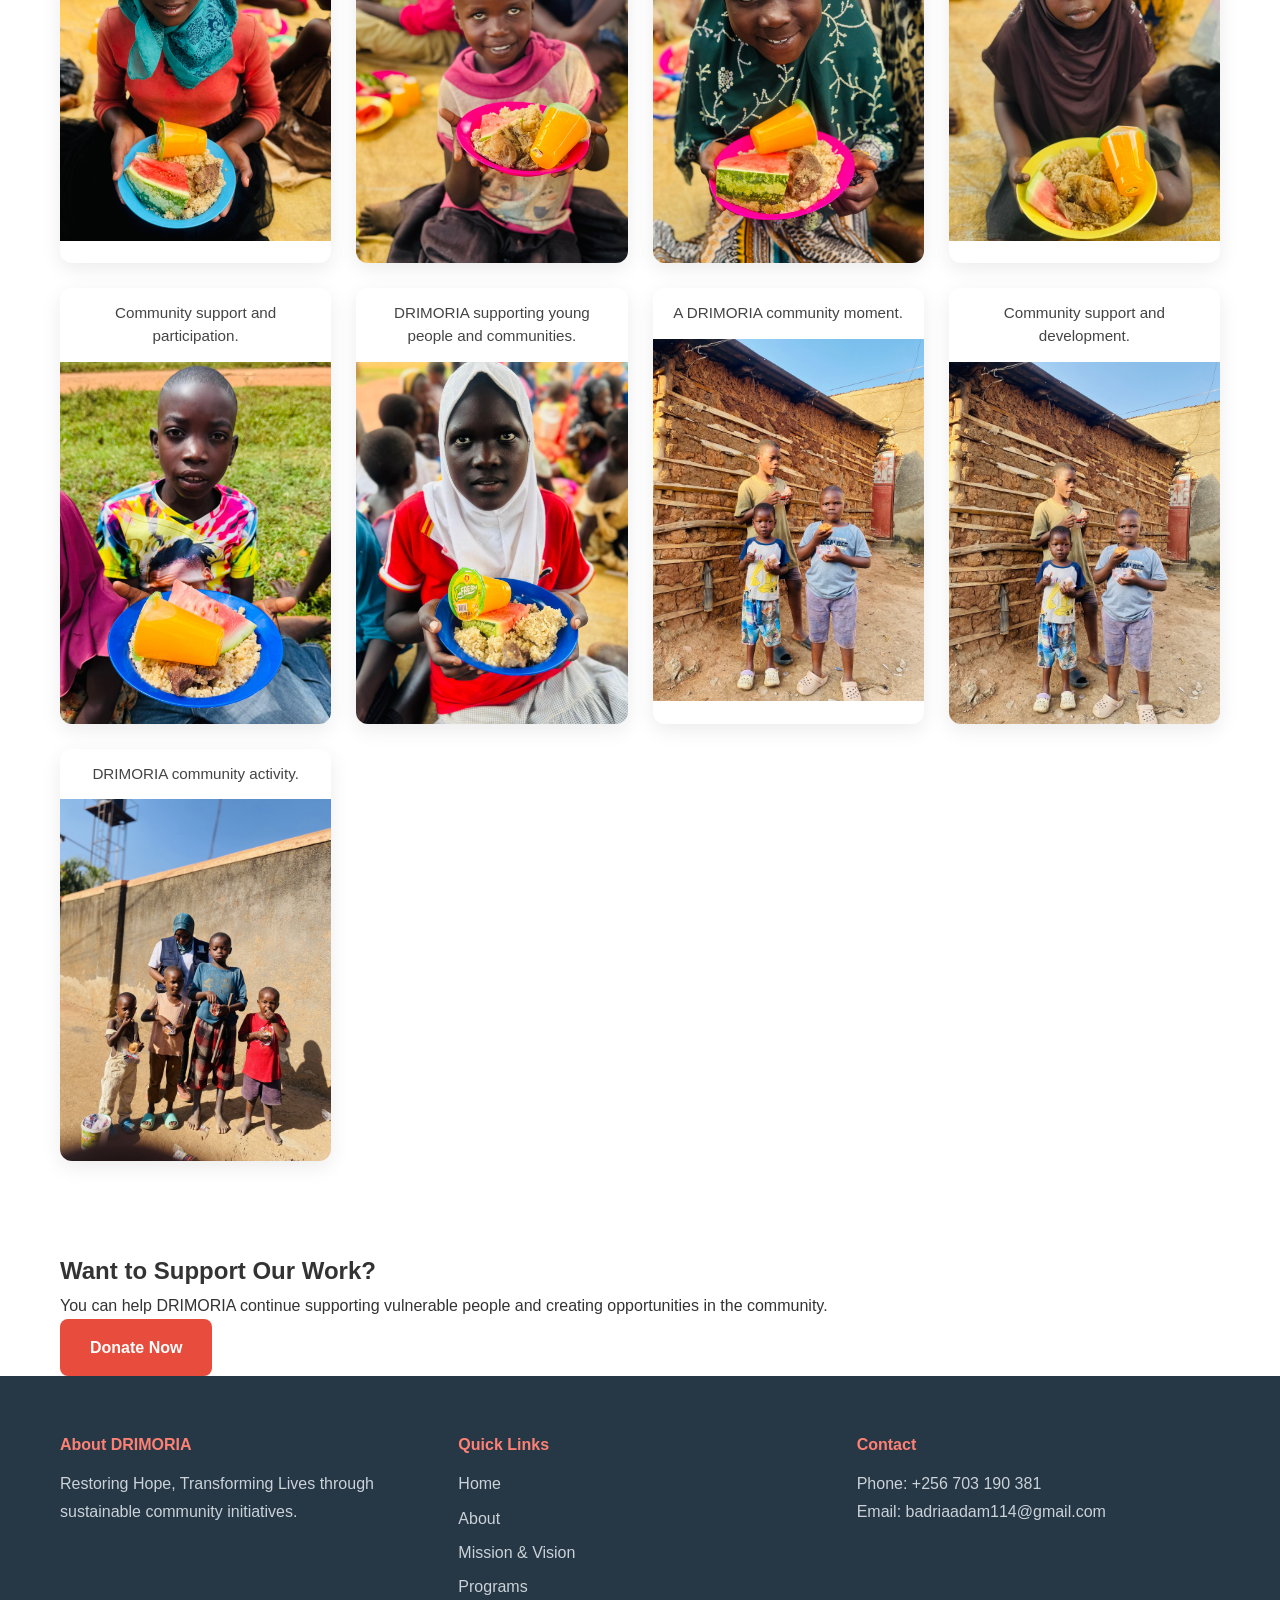
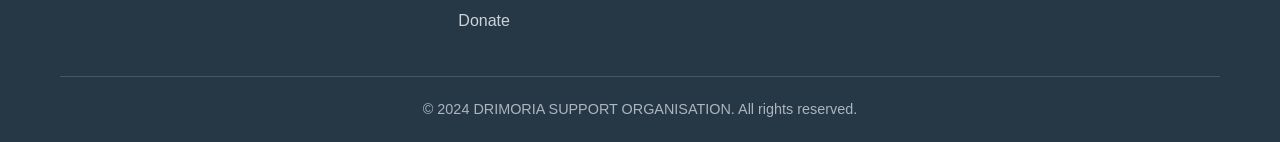
<file: gallery.html>
<!DOCTYPE html>
<html lang="en">
<head>
    <meta charset="UTF-8">
    <meta name="viewport" content="width=device-width, initial-scale=1.0">
    <title>Gallery - DRIMORIA SUPPORT ORGANISATION</title>
    <link rel="stylesheet" href="style.css">
</head>
<body>

    <!-- Navigation -->
    <nav class="navbar">
        <div class="nav-container">

            <div class="logo">
                <h1>DRIMORIA</h1>
                <p class="tagline">Restoring Hope, Transforming Lives</p>
            </div>

            <ul class="nav-menu">
                <li><a href="index.html" class="nav-link">Home</a></li>
                <li><a href="about.html" class="nav-link">About</a></li>
                <li><a href="mission.html" class="nav-link">Mission & Vision</a></li>
                <li><a href="programs.html" class="nav-link">Programs</a></li>
                <li><a href="gallery.html" class="nav-link active">Gallery</a></li>
                <li><a href="donate.html" class="nav-link">Donate</a></li>
                <li><a href="contact.html" class="nav-link">Contact</a></li>
            </ul>

            <div class="hamburger">
                <span></span>
                <span></span>
                <span></span>
            </div>

        </div>
    </nav>

    <!-- Page Header -->
    <section class="page-header">
        <div class="container">
            <h2>Our Gallery</h2>
            <p>A look at DRIMORIA's community activities and initiatives.</p>
        </div>
    </section>

    <!-- Gallery -->
    <section class="gallery">
        <div class="container">

            <div class="section-heading">
                <h2>Moments From Our Work</h2>
                <p>
                    These images capture activities, people and moments connected
                    to the work of DRIMORIA SUPPORT ORGANISATION.
                </p>
            </div>

            <div class="gallery-grid">

                <!-- 1 -->
                <div class="gallery-item">
                    <div class="gallery-caption">
                        Community and youth activities supported through DRIMORIA initiatives.
                    </div>
                    <img src="images/IMG-20260926-WA0194.jpg"
                         alt="DRIMORIA youth activity">
                </div>

                <!-- 2 -->
                <div class="gallery-item">
                    <div class="gallery-caption">
                        Young people coming together through DRIMORIA to build skills, confidence and opportunity.
                    </div>
                    <img src="images/IMG-20260926-WA0195.jpg"
                         alt="Young people participating in a DRIMORIA activity">
                </div>

                <!-- 3 -->
                <div class="gallery-item">
                    <div class="gallery-caption">
                        Youths participating in a DRIMORIA initiative focused on teamwork, growth and positive change.
                    </div>
                    <img src="images/IMG-20260926-WA0196.jpg"
                         alt="Youth community activity">
                </div>

                <!-- 4 -->
                <div class="gallery-item">
                    <div class="gallery-caption">
                        DRIMORIA supporting young people to discover their potential and become agents of positive change.
                    </div>
                    <img src="images/IMG-20260926-WA0203.jpg"
                         alt="Young people involved in a DRIMORIA initiative">
                </div>

                <!-- 5 -->
                <div class="gallery-item">
                    <div class="gallery-caption">
                        DRIMORIA community activity supporting vulnerable people.
                    </div>
                    <img src="images/IMG-20260805-WA0563.jpg"
                         alt="DRIMORIA community activity">
                </div>

                <!-- 6 -->
                <div class="gallery-item">
                    <div class="gallery-caption">
                        Community members participating in DRIMORIA activities.
                    </div>
                    <img src="images/IMG-20260805-WA0564.jpg"
                         alt="DRIMORIA community activity">
                </div>

                <!-- 7 -->
                <div class="gallery-item">
                    <div class="gallery-caption">
                        Supporting people through community-focused initiatives.
                    </div>
                    <img src="images/IMG-20260805-WA0565.jpg"
                         alt="DRIMORIA community support">
                </div>

                <!-- 8 -->
                <div class="gallery-item">
                    <div class="gallery-caption">
                        DRIMORIA working with communities to promote positive change.
                    </div>
                    <img src="images/IMG-20260805-WA0566.jpg"
                         alt="Community development activity">
                </div>

                <!-- 9 -->
                <div class="gallery-item">
                    <div class="gallery-caption">
                        A moment from DRIMORIA's community work.
                    </div>
                    <img src="images/IMG-20260805-WA0567.jpg"
                         alt="DRIMORIA activity">
                </div>

                <!-- 10 -->
                <div class="gallery-item">
                    <div class="gallery-caption">
                        Community participation and support.
                    </div>
                    <img src="images/IMG-20260805-WA0568.jpg"
                         alt="Community activity">
                </div>

                <!-- 11 -->
                <div class="gallery-item">
                    <div class="gallery-caption">
                        Working together to strengthen communities.
                    </div>
                    <img src="images/IMG-20260805-WA0569.jpg"
                         alt="DRIMORIA community work">
                </div>

                <!-- 12 -->
                <div class="gallery-item">
                    <div class="gallery-caption">
                        DRIMORIA supporting vulnerable members of the community.
                    </div>
                    <img src="images/IMG-20260805-WA0570.jpg"
                         alt="Community support">
                </div>

                <!-- 13 -->
                <div class="gallery-item">
                    <div class="gallery-caption">
                        Community engagement through DRIMORIA initiatives.
                    </div>
                    <img src="images/IMG-20260805-WA0571.jpg"
                         alt="Community engagement">
                </div>

                <!-- 14 -->
                <div class="gallery-item">
                    <div class="gallery-caption">
                        Building stronger communities through cooperation.
                    </div>
                    <img src="images/IMG-20260805-WA0572.jpg"
                         alt="Community cooperation">
                </div>

                <!-- 15 -->
                <div class="gallery-item">
                    <div class="gallery-caption">
                        Supporting positive development within the community.
                    </div>
                    <img src="images/IMG-20260805-WA0573.jpg"
                         alt="Community development">
                </div>

                <!-- 16 -->
                <div class="gallery-item">
                    <div class="gallery-caption">
                        A DRIMORIA community initiative.
                    </div>
                    <img src="images/IMG-20260805-WA0574.jpg"
                         alt="DRIMORIA initiative">
                </div>

                <!-- 17 -->
                <div class="gallery-item">
                    <div class="gallery-caption">
                        Community members taking part in DRIMORIA activities.
                    </div>
                    <img src="images/IMG-20260805-WA0575.jpg"
                         alt="Community activity">
                </div>

                <!-- 18 -->
                <div class="gallery-item">
                    <div class="gallery-caption">
                        Creating opportunities through community support.
                    </div>
                    <img src="images/IMG-20260805-WA0576.jpg"
                         alt="Community support activity">
                </div>

                <!-- 19 -->
                <div class="gallery-item">
                    <div class="gallery-caption">
                        DRIMORIA community engagement.
                    </div>
                    <img src="images/IMG-20260805-WA0577.jpg"
                         alt="Community engagement">
                </div>

                <!-- 20 -->
                <div class="gallery-item">
                    <div class="gallery-caption">
                        Supporting vulnerable people through practical initiatives.
                    </div>
                    <img src="images/IMG-20260805-WA0578.jpg"
                         alt="DRIMORIA support activity">
                </div>

                <!-- 21 -->
                <div class="gallery-item">
                    <div class="gallery-caption">
                        A moment from DRIMORIA's community activities.
                    </div>
                    <img src="images/IMG-20260805-WA0579.jpg"
                         alt="DRIMORIA community activity">
                </div>

                <!-- 22 -->
                <div class="gallery-item">
                    <div class="gallery-caption">
                        Working together for positive community change.
                    </div>
                    <img src="images/IMG-20260805-WA0580.jpg"
                         alt="Community initiative">
                </div>

                <!-- 23 -->
                <div class="gallery-item">
                    <div class="gallery-caption">
                        DRIMORIA supporting community participation.
                    </div>
                    <img src="images/IMG-20260805-WA0581.jpg"
                         alt="Community participation">
                </div>

                <!-- 24 -->
                <div class="gallery-item">
                    <div class="gallery-caption">
                        Strengthening communities through shared effort.
                    </div>
                    <img src="images/IMG-20260805-WA0582.jpg"
                         alt="Community activity">
                </div>

                <!-- 25 -->
                <div class="gallery-item">
                    <div class="gallery-caption">
                        DRIMORIA community support and engagement.
                    </div>
                    <img src="images/IMG-20260805-WA0583.jpg"
                         alt="Community support">
                </div>

                <!-- 26 -->
                <div class="gallery-item">
                    <div class="gallery-caption">
                        A community moment from DRIMORIA.
                    </div>
                    <img src="images/IMG-20260805-WA0584.jpg"
                         alt="DRIMORIA community moment">
                </div>

                <!-- 27 -->
                <div class="gallery-item">
                    <div class="gallery-caption">
                        Encouraging community participation and inclusion.
                    </div>
                    <img src="images/IMG-20260805-WA0585.jpg"
                         alt="Community inclusion">
                </div>

                <!-- 28 -->
                <div class="gallery-item">
                    <div class="gallery-caption">
                        Supporting people and communities through DRIMORIA initiatives.
                    </div>
                    <img src="images/IMG-20260805-WA0586.jpg"
                         alt="DRIMORIA initiative">
                </div>

                <!-- 29 -->
                <div class="gallery-item">
                    <div class="gallery-caption">
                        Another moment from DRIMORIA's community work.
                    </div>
                    <img src="images/IMG-20260805-WA0587.jpg"
                         alt="DRIMORIA community activity">
                </div>

                <!-- 30 -->
                <div class="gallery-item">
                    <div class="gallery-caption">
                        Community activities and development.
                    </div>
                    <img src="images/IMG_3281.JPG"
                         alt="DRIMORIA activity">
                </div>

                <!-- 31 -->
                <div class="gallery-item">
                    <div class="gallery-caption">
                        DRIMORIA supporting children and communities.
                    </div>
                    <img src="images/IMG_3282.JPG"
                         alt="DRIMORIA community activity">
                </div>

                <!-- 32 -->
                <div class="gallery-item">
                    <div class="gallery-caption">
                        A moment from DRIMORIA's work.
                    </div>
                    <img src="images/IMG_3283.JPG"
                         alt="DRIMORIA activity">
                </div>

                <!-- 33 -->
                <div class="gallery-item">
                    <div class="gallery-caption">
                        Community support and engagement.
                    </div>
                    <img src="images/IMG_3284.JPG"
                         alt="Community support">
                </div>

                <!-- 34 -->
                <div class="gallery-item">
                    <div class="gallery-caption">
                        DRIMORIA community activities.
                    </div>
                    <img src="images/IMG_3285.JPG"
                         alt="DRIMORIA community activity">
                </div>

                <!-- 35 -->
                <div class="gallery-item">
                    <div class="gallery-caption">
                        Supporting vulnerable communities.
                    </div>
                    <img src="images/IMG_3286.JPG"
                         alt="Community support activity">
                </div>

                <!-- 36 -->
                <div class="gallery-item">
                    <div class="gallery-caption">
                        Community participation through DRIMORIA.
                    </div>
                    <img src="images/IMG_3287.JPG"
                         alt="Community participation">
                </div>

                <!-- 37 -->
                <div class="gallery-item">
                    <div class="gallery-caption">
                        DRIMORIA working with people in the community.
                    </div>
                    <img src="images/IMG_3288.JPG"
                         alt="DRIMORIA community work">
                </div>

                <!-- 38 -->
                <div class="gallery-item">
                    <div class="gallery-caption">
                        A moment from a DRIMORIA initiative.
                    </div>
                    <img src="images/IMG_3289.JPG"
                         alt="DRIMORIA initiative">
                </div>

                <!-- 39 -->
                <div class="gallery-item">
                    <div class="gallery-caption">
                        Community development and support.
                    </div>
                    <img src="images/IMG_3290.JPG"
                         alt="Community development">
                </div>

                <!-- 40 -->
                <div class="gallery-item">
                    <div class="gallery-caption">
                        DRIMORIA supporting children and young people.
                    </div>
                    <img src="images/IMG_3291.JPG"
                         alt="Children and youth activity">
                </div>

                <!-- 41 -->
                <div class="gallery-item">
                    <div class="gallery-caption">
                        Community engagement and participation.
                    </div>
                    <img src="images/IMG_3292.JPG"
                         alt="Community engagement">
                </div>

                <!-- 42 -->
                <div class="gallery-item">
                    <div class="gallery-caption">
                        A DRIMORIA community activity.
                    </div>
                    <img src="images/IMG_3293.JPG"
                         alt="DRIMORIA activity">
                </div>

                <!-- 43 -->
                <div class="gallery-item">
                    <div class="gallery-caption">
                        Supporting vulnerable children and families.
                    </div>
                    <img src="images/IMG_3294.JPG"
                         alt="Vulnerable children and families">
                </div>

                <!-- 44 -->
                <div class="gallery-item">
                    <div class="gallery-caption">
                        Community development through practical support.
                    </div>
                    <img src="images/IMG_3295.JPG"
                         alt="Community development">
                </div>

                <!-- 45 -->
                <div class="gallery-item">
                    <div class="gallery-caption">
                        DRIMORIA community support activity.
                    </div>
                    <img src="images/IMG_3296.JPG"
                         alt="Community support">
                </div>

                <!-- 46 -->
                <div class="gallery-item">
                    <div class="gallery-caption">
                        A moment from DRIMORIA's community work.
                    </div>
                    <img src="images/IMG_3297.JPG"
                         alt="DRIMORIA community work">
                </div>

                <!-- 47 -->
                <div class="gallery-item">
                    <div class="gallery-caption">
                        Supporting young people and communities.
                    </div>
                    <img src="images/IMG_3298.JPG"
                         alt="Youth development activity">
                </div>

                <!-- 48 -->
                <div class="gallery-item">
                    <div class="gallery-caption">
                        DRIMORIA community support initiative.
                    </div>
                    <img src="images/IMG_3299.JPG"
                         alt="Community support">
                </div>

                <!-- 49 -->
                <div class="gallery-item">
                    <div class="gallery-caption">
                        Educational and community activities.
                    </div>
                    <img src="images/IMG_3300.JPG"
                         alt="Educational activity">
                </div>

                <!-- 50 -->
                <div class="gallery-item">
                    <div class="gallery-caption">
                        Community service and participation.
                    </div>
                    <img src="images/IMG_3301.JPG"
                         alt="Community service activity">
                </div>

                <!-- 51 -->
                <div class="gallery-item">
                    <div class="gallery-caption">
                        Health education and community awareness.
                    </div>
                    <img src="images/IMG_3302.JPG"
                         alt="Health education activity">
                </div>

                <!-- 52 -->
                <div class="gallery-item">
                    <div class="gallery-caption">
                        Welfare and community support.
                    </div>
                    <img src="images/IMG_3303.JPG"
                         alt="Welfare support activity">
                </div>

                <!-- 53 -->
                <div class="gallery-item">
                    <div class="gallery-caption">
                        DRIMORIA community activity.
                    </div>
                    <img src="images/IMG_3304.JPG"
                         alt="DRIMORIA activity">
                </div>

                <!-- 54 -->
                <div class="gallery-item">
                    <div class="gallery-caption">
                        Community engagement and support.
                    </div>
                    <img src="images/IMG_3305.JPG"
                         alt="Community engagement">
                </div>

                <!-- 55 -->
                <div class="gallery-item">
                    <div class="gallery-caption">
                        Supporting young people and communities.
                    </div>
                    <img src="images/IMG_3306.JPG"
                         alt="Youth and community activity">
                </div>

                <!-- 56 -->
                <div class="gallery-item">
                    <div class="gallery-caption">
                        A moment from DRIMORIA's work.
                    </div>
                    <img src="images/IMG_3307.JPG"
                         alt="DRIMORIA community activity">
                </div>

                <!-- 57 -->
                <div class="gallery-item">
                    <div class="gallery-caption">
                        Community support and participation.
                    </div>
                    <img src="images/IMG_3308.JPG"
                         alt="Community support">
                </div>

                <!-- 58 -->
                <div class="gallery-item">
                    <div class="gallery-caption">
                        DRIMORIA supporting young people and communities.
                    </div>
                    <img src="images/IMG_3309.JPG"
                         alt="Youth community activity">
                </div>

                <!-- 59 -->
                <div class="gallery-item">
                    <div class="gallery-caption">
                        A DRIMORIA community moment.
                    </div>
                    <img src="images/IMG_3577.jpg"
                         alt="DRIMORIA community activity">
                </div>

                <!-- 60 -->
                <div class="gallery-item">
                    <div class="gallery-caption">
                        Community support and development.
                    </div>
                    <img src="images/IMG_3577 (1).jpg"
                         alt="DRIMORIA community support">
                </div>

                <!-- 61 -->
                <div class="gallery-item">
                    <div class="gallery-caption">
                        DRIMORIA community activity.
                    </div>
                    <img src="images/IMG_3664.jpg"
                         alt="DRIMORIA community activity">
                </div>

            </div>

        </div>
    </section>

    <!-- Call to Action -->
    <section class="donation-cta">
        <div class="container">

            <h2>Want to Support Our Work?</h2>

            <p>
                You can help DRIMORIA continue supporting vulnerable people
                and creating opportunities in the community.
            </p>

            <div class="cta-buttons">

                <a href="donate.html" class="btn btn-primary">
                    Donate Now
                </a>

                <a href="contact.html" class="btn btn-secondary">
                    Get Involved
                </a>

            </div>

        </div>
    </section>

    <!-- Footer -->
    <footer class="footer">
        <div class="container">

            <div class="footer-content">

                <div class="footer-section">
                    <h4>About DRIMORIA</h4>
                    <p>
                        Restoring Hope, Transforming Lives through sustainable
                        community initiatives.
                    </p>
                </div>

                <div class="footer-section">
                    <h4>Quick Links</h4>
                    <ul>
                        <li><a href="index.html">Home</a></li>
                        <li><a href="about.html">About</a></li>
                        <li><a href="mission.html">Mission & Vision</a></li>
                        <li><a href="programs.html">Programs</a></li>
                        <li><a href="donate.html">Donate</a></li>
                    </ul>
                </div>

                <div class="footer-section">
                    <h4>Contact</h4>
                    <p>Phone: +256 703 190 381</p>
                    <p>Email: badriaadam114@gmail.com</p>
                </div>

            </div>

            <div class="footer-bottom">
                <p>
                    &copy; 2024 DRIMORIA SUPPORT ORGANISATION.
                    All rights reserved.
                </p>
            </div>

        </div>
    </footer>

    <script src="script.js"></script>

</body>
</html>
</file>
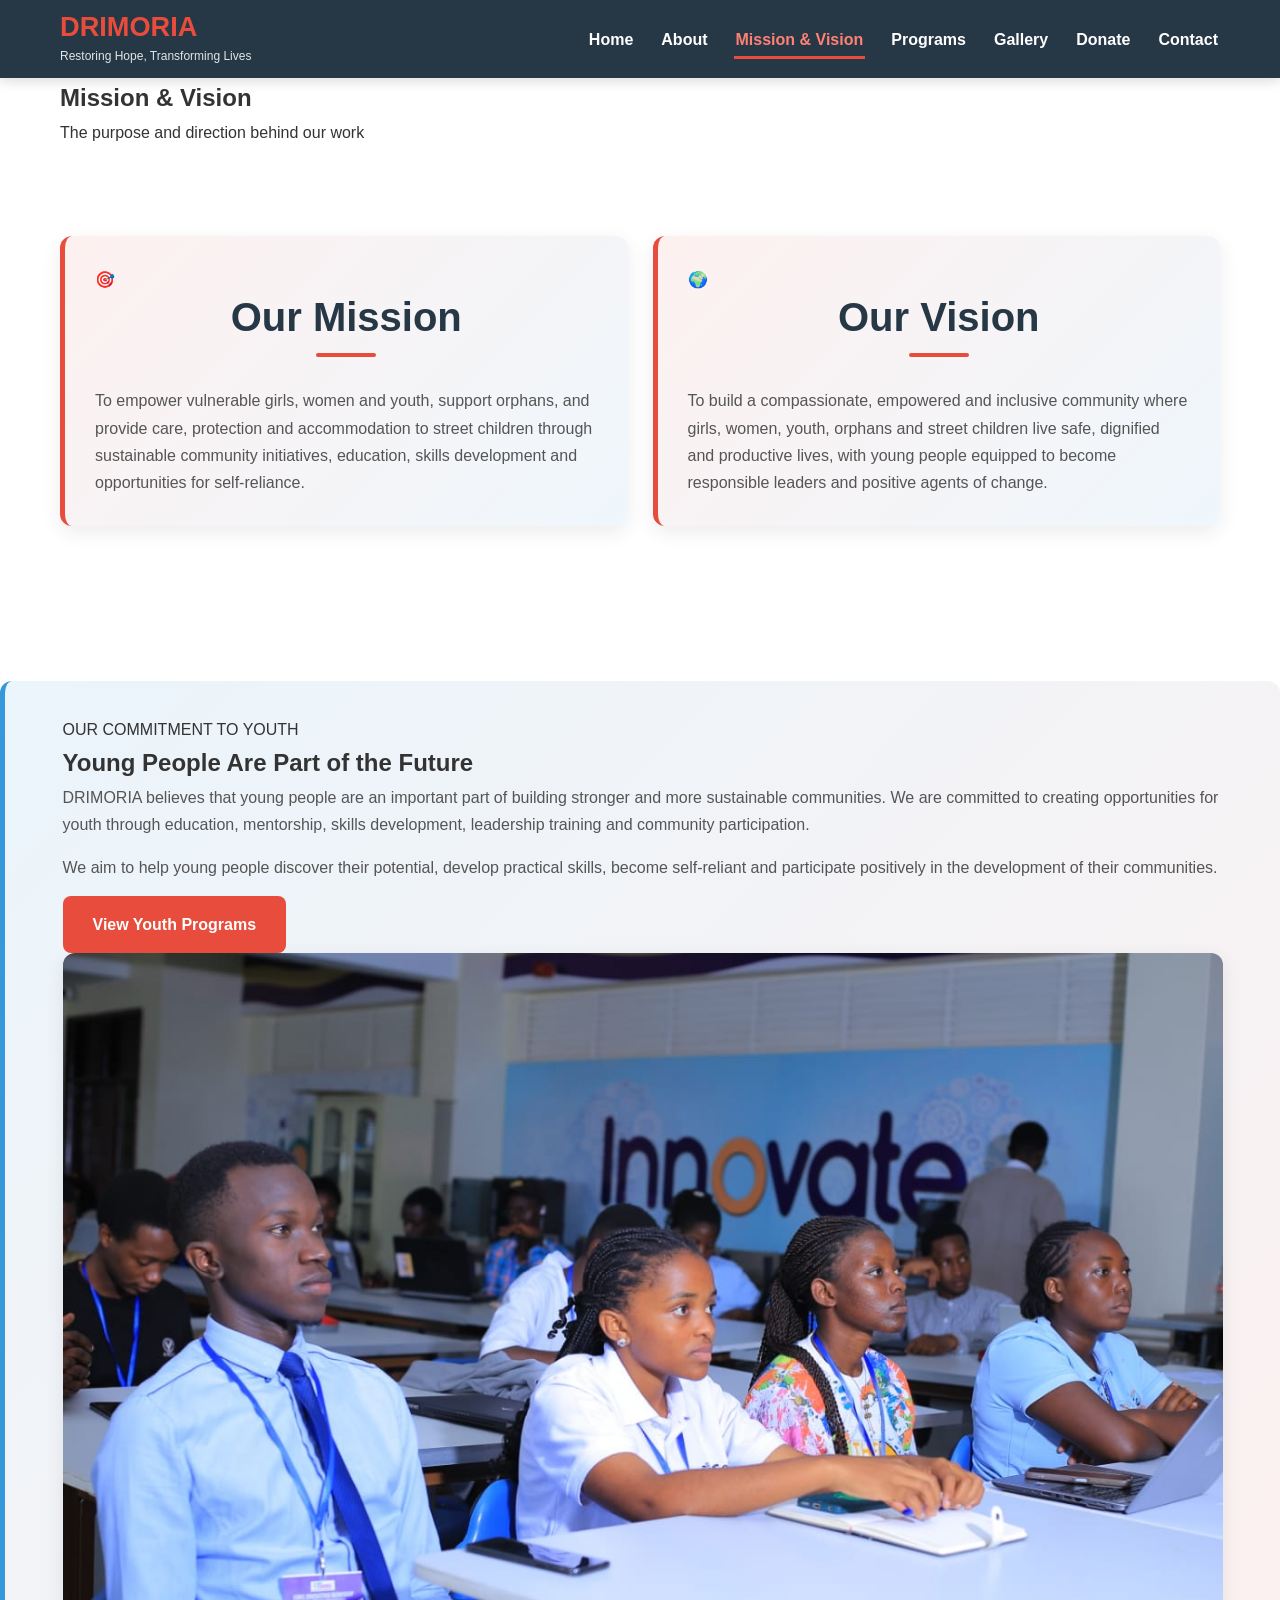
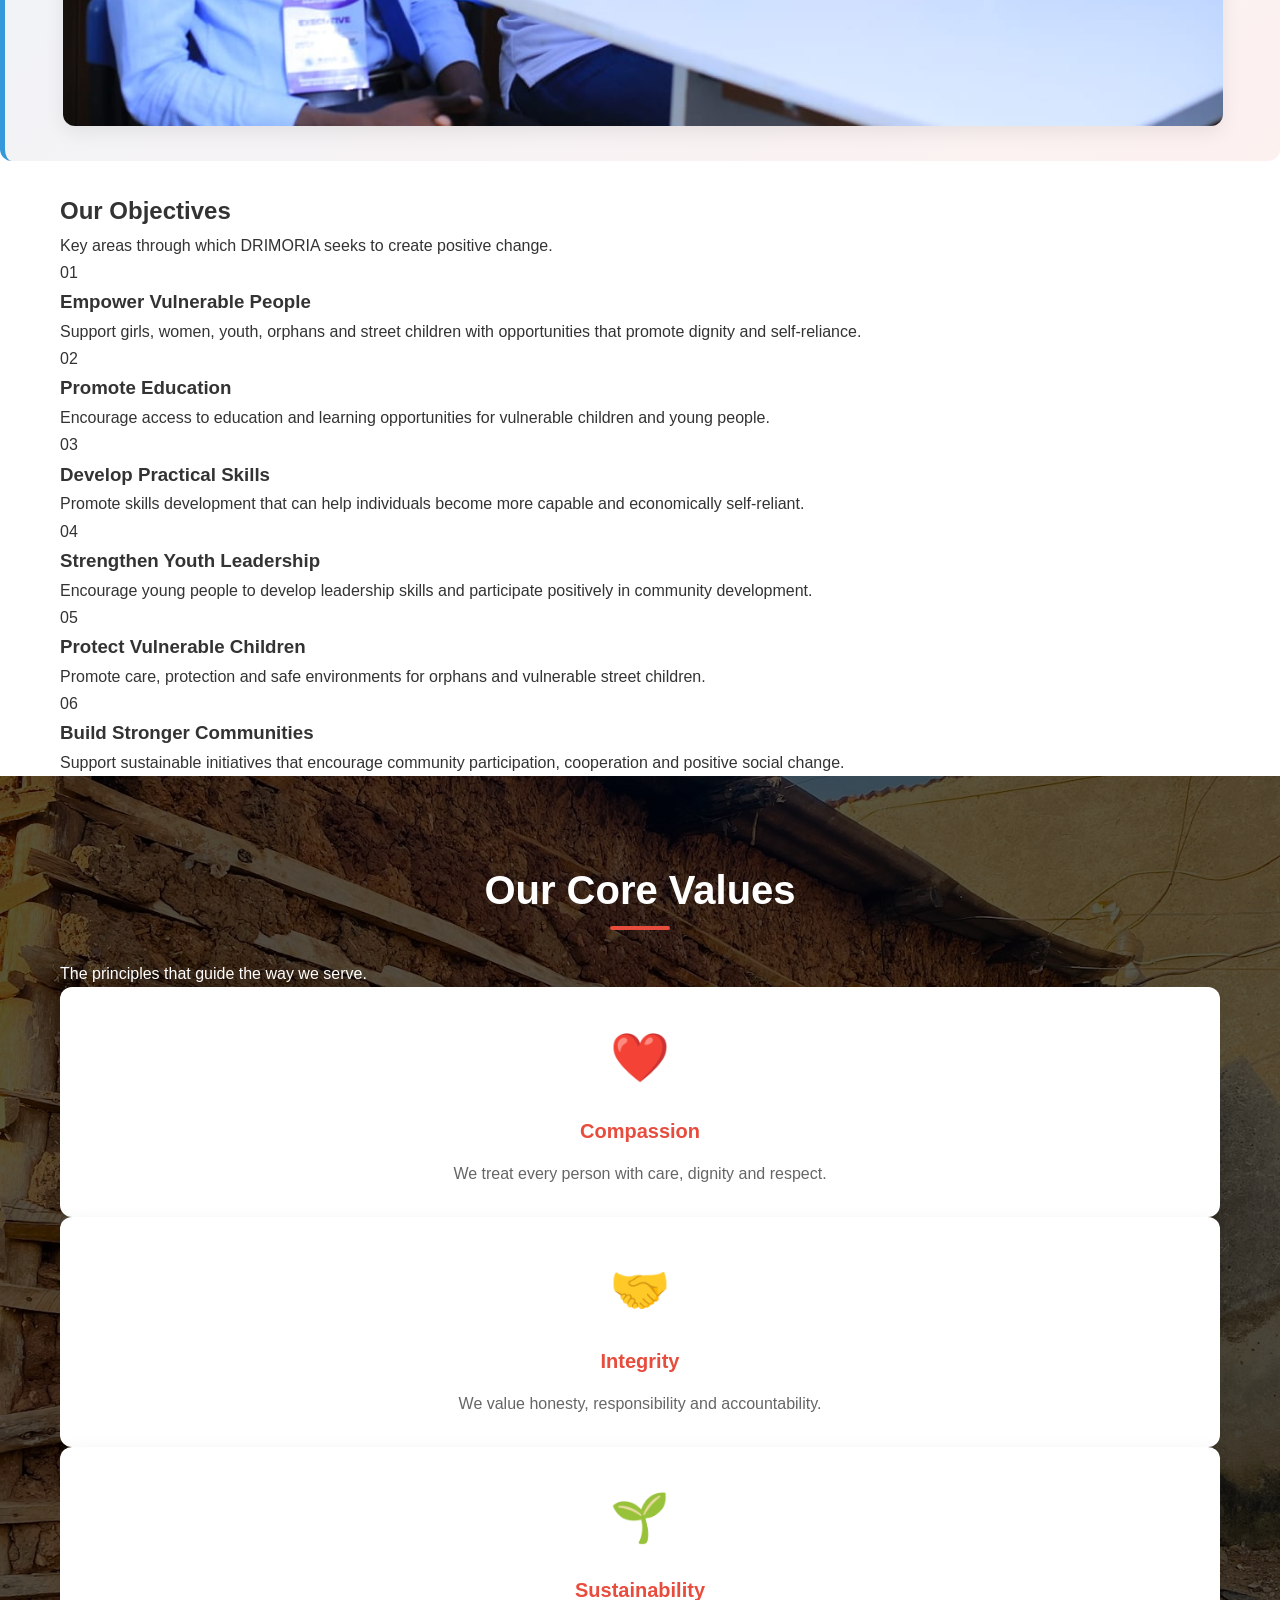
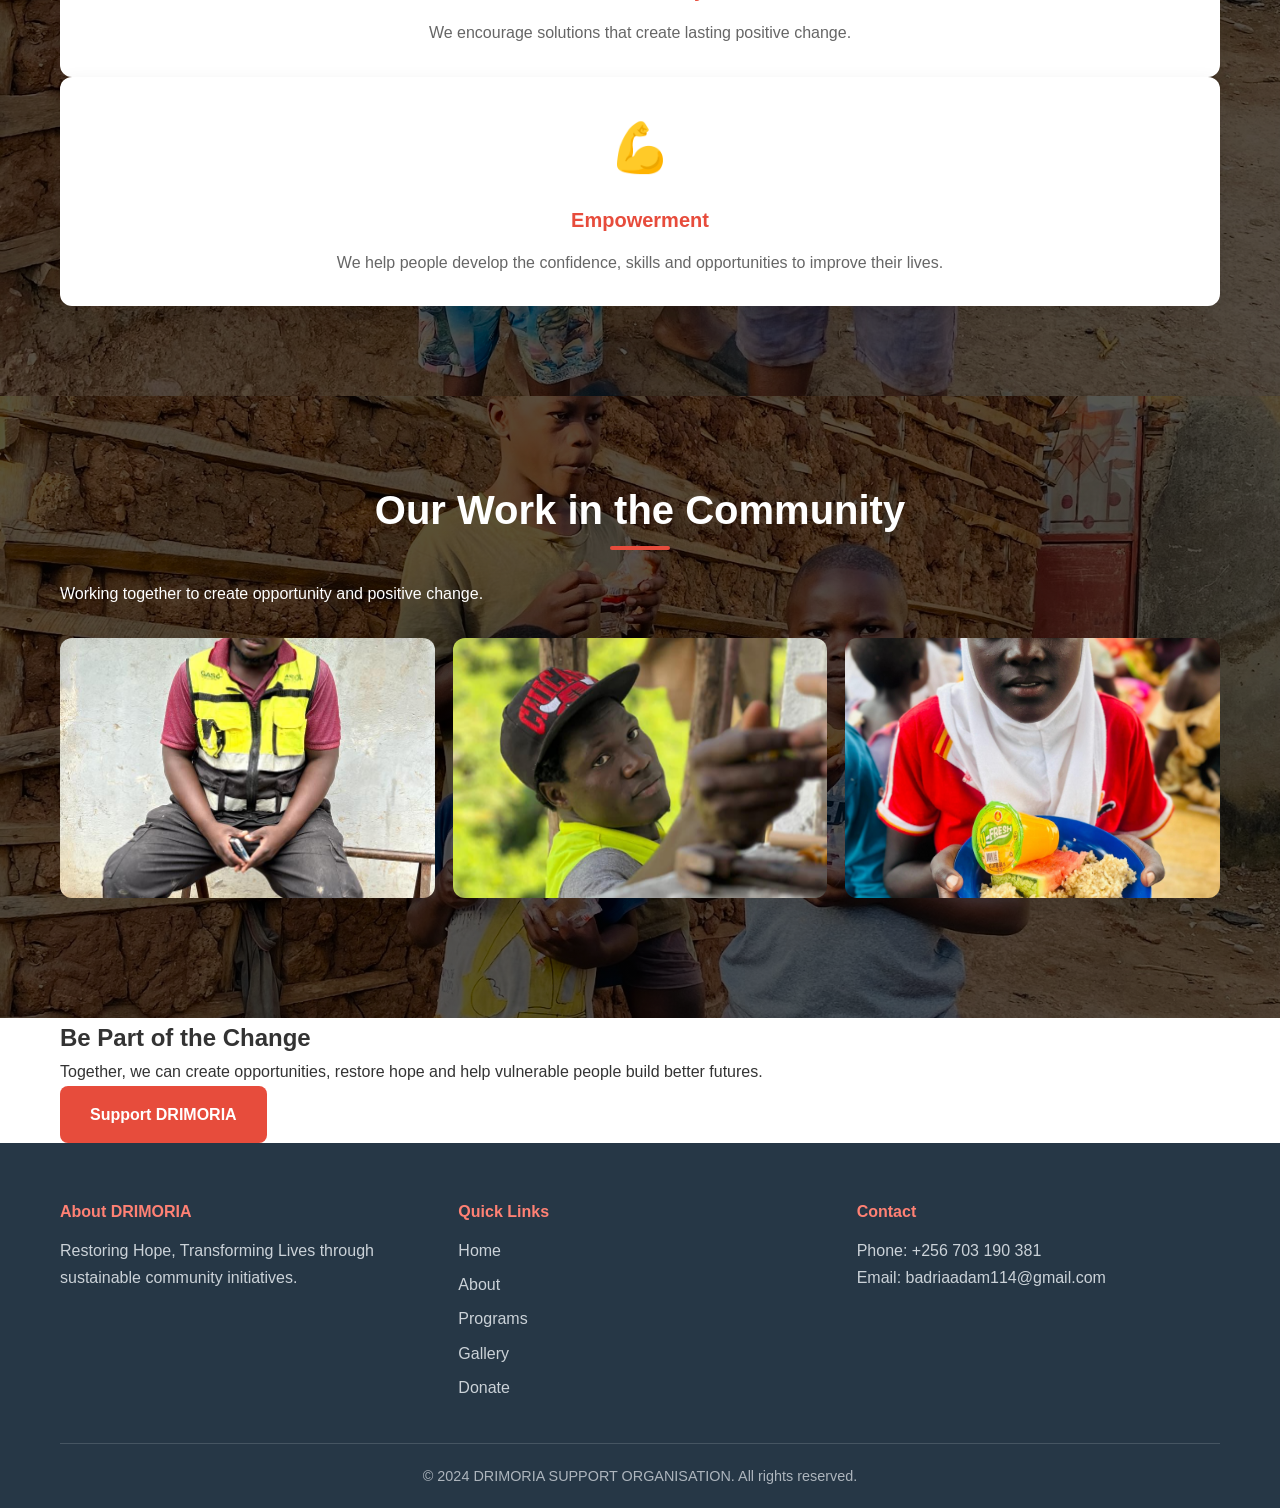
<file: mission.html>
<!DOCTYPE html>
<html lang="en">
<head>
    <meta charset="UTF-8">
    <meta name="viewport" content="width=device-width, initial-scale=1.0">
    <title>Mission & Vision - DRIMORIA SUPPORT ORGANISATION</title>
    <link rel="stylesheet" href="style.css">
</head>
<body>

    <!-- Navigation -->
    <nav class="navbar">
        <div class="nav-container">

            <div class="logo">
                <h1>DRIMORIA</h1>
                <p class="tagline">Restoring Hope, Transforming Lives</p>
            </div>

            <ul class="nav-menu">
                <li><a href="index.html" class="nav-link">Home</a></li>
                <li><a href="about.html" class="nav-link">About</a></li>
                <li><a href="mission.html" class="nav-link active">Mission & Vision</a></li>
                <li><a href="programs.html" class="nav-link">Programs</a></li>
                <li><a href="gallery.html" class="nav-link">Gallery</a></li>
                <li><a href="donate.html" class="nav-link">Donate</a></li>
                <li><a href="contact.html" class="nav-link">Contact</a></li>
            </ul>

            <div class="hamburger">
                <span></span>
                <span></span>
                <span></span>
            </div>

        </div>
    </nav>

    <!-- Page Header -->
    <section class="page-header">
        <div class="container">
            <h2>Mission & Vision</h2>
            <p>The purpose and direction behind our work</p>
        </div>
    </section>

    <!-- Mission and Vision -->
    <section class="mission-section">
        <div class="container">

            <div class="mission-grid">

                <div class="mission-card">
                    <div class="mission-icon">🎯</div>

                    <h2>Our Mission</h2>

                    <p>
                        To empower vulnerable girls, women and youth, support
                        orphans, and provide care, protection and accommodation
                        to street children through sustainable community
                        initiatives, education, skills development and
                        opportunities for self-reliance.
                    </p>
                </div>

                <div class="mission-card">
                    <div class="mission-icon">🌍</div>

                    <h2>Our Vision</h2>

                    <p>
                        To build a compassionate, empowered and inclusive
                        community where girls, women, youth, orphans and street
                        children live safe, dignified and productive lives, with
                        young people equipped to become responsible leaders and
                        positive agents of change.
                    </p>
                </div>

            </div>

        </div>
    </section>

    <!-- Youth Commitment -->
    <section class="youth-section">
        <div class="container">

            <div class="youth-content">

                <div class="youth-text">

                    <span class="section-label">OUR COMMITMENT TO YOUTH</span>

                    <h2>Young People Are Part of the Future</h2>

                    <p>
                        DRIMORIA believes that young people are an important
                        part of building stronger and more sustainable
                        communities. We are committed to creating opportunities
                        for youth through education, mentorship, skills
                        development, leadership training and community
                        participation.
                    </p>

                    <p>
                        We aim to help young people discover their potential,
                        develop practical skills, become self-reliant and
                        participate positively in the development of their
                        communities.
                    </p>

                    <a href="programs.html" class="btn btn-primary">
                        View Youth Programs
                    </a>

                </div>

                <div class="youth-image">
                    <img
                        src="images/IMG-20260926-WA0203.jpg"
                        alt="Young people participating in a DRIMORIA initiative"
                        class="responsive-img"
                    >
                </div>

            </div>

        </div>
    </section>

    <!-- Objectives -->
    <section class="objectives-section">
        <div class="container">

            <div class="section-heading">
                <h2>Our Objectives</h2>
                <p>Key areas through which DRIMORIA seeks to create positive change.</p>
            </div>

            <div class="objectives-grid">

                <div class="objective-card">
                    <span>01</span>
                    <h3>Empower Vulnerable People</h3>
                    <p>
                        Support girls, women, youth, orphans and street children
                        with opportunities that promote dignity and self-reliance.
                    </p>
                </div>

                <div class="objective-card">
                    <span>02</span>
                    <h3>Promote Education</h3>
                    <p>
                        Encourage access to education and learning opportunities
                        for vulnerable children and young people.
                    </p>
                </div>

                <div class="objective-card">
                    <span>03</span>
                    <h3>Develop Practical Skills</h3>
                    <p>
                        Promote skills development that can help individuals
                        become more capable and economically self-reliant.
                    </p>
                </div>

                <div class="objective-card">
                    <span>04</span>
                    <h3>Strengthen Youth Leadership</h3>
                    <p>
                        Encourage young people to develop leadership skills and
                        participate positively in community development.
                    </p>
                </div>

                <div class="objective-card">
                    <span>05</span>
                    <h3>Protect Vulnerable Children</h3>
                    <p>
                        Promote care, protection and safe environments for
                        orphans and vulnerable street children.
                    </p>
                </div>

                <div class="objective-card">
                    <span>06</span>
                    <h3>Build Stronger Communities</h3>
                    <p>
                        Support sustainable initiatives that encourage community
                        participation, cooperation and positive social change.
                    </p>
                </div>

            </div>

        </div>
    </section>

    <!-- Core Values -->
    <section class="about">
        <div class="container">

            <div class="section-heading">
                <h2>Our Core Values</h2>
                <p>The principles that guide the way we serve.</p>
            </div>

            <div class="program-grid">

                <div class="program-card">
                    <div class="program-icon">❤️</div>
                    <h3>Compassion</h3>
                    <p>
                        We treat every person with care, dignity and respect.
                    </p>
                </div>

                <div class="program-card">
                    <div class="program-icon">🤝</div>
                    <h3>Integrity</h3>
                    <p>
                        We value honesty, responsibility and accountability.
                    </p>
                </div>

                <div class="program-card">
                    <div class="program-icon">🌱</div>
                    <h3>Sustainability</h3>
                    <p>
                        We encourage solutions that create lasting positive change.
                    </p>
                </div>

                <div class="program-card">
                    <div class="program-icon">💪</div>
                    <h3>Empowerment</h3>
                    <p>
                        We help people develop the confidence, skills and
                        opportunities to improve their lives.
                    </p>
                </div>

            </div>

        </div>
    </section>

    <!-- Community Images -->
    <section class="about">
        <div class="container">

            <div class="section-heading">
                <h2>Our Work in the Community</h2>
                <p>Working together to create opportunity and positive change.</p>
            </div>

            <div class="home-photo-grid">

                <div class="photo-card">
                    <img
                        src="images/IMG-20260926-WA0194.jpg"
                        alt="Young people involved in a DRIMORIA activity"
                        class="responsive-img"
                    >
                </div>

                <div class="photo-card">
                    <img
                        src="images/IMG-20260926-WA0196.jpg"
                        alt="Youth community activity"
                        class="responsive-img"
                    >
                </div>

                <div class="photo-card">
                    <img
                        src="images/IMG_3309.JPG"
                        alt="DRIMORIA community activity"
                        class="responsive-img"
                    >
                </div>

            </div>

        </div>
    </section>

    <!-- Call to Action -->
    <section class="donation-cta">
        <div class="container">

            <h2>Be Part of the Change</h2>

            <p>
                Together, we can create opportunities, restore hope and help
                vulnerable people build better futures.
            </p>

            <div class="cta-buttons">

                <a href="donate.html" class="btn btn-primary">
                    Support DRIMORIA
                </a>

                <a href="contact.html" class="btn btn-secondary">
                    Get Involved
                </a>

            </div>

        </div>
    </section>

    <!-- Footer -->
    <footer class="footer">
        <div class="container">

            <div class="footer-content">

                <div class="footer-section">
                    <h4>About DRIMORIA</h4>
                    <p>
                        Restoring Hope, Transforming Lives through sustainable
                        community initiatives.
                    </p>
                </div>

                <div class="footer-section">
                    <h4>Quick Links</h4>
                    <ul>
                        <li><a href="index.html">Home</a></li>
                        <li><a href="about.html">About</a></li>
                        <li><a href="programs.html">Programs</a></li>
                        <li><a href="gallery.html">Gallery</a></li>
                        <li><a href="donate.html">Donate</a></li>
                    </ul>
                </div>

                <div class="footer-section">
                    <h4>Contact</h4>
                    <p>Phone: +256 703 190 381</p>
                    <p>Email: badriaadam114@gmail.com</p>
                </div>

            </div>

            <div class="footer-bottom">
                <p>
                    &copy; 2024 DRIMORIA SUPPORT ORGANISATION.
                    All rights reserved.
                </p>
            </div>

        </div>
    </footer>

    <script src="script.js"></script>

</body>
</html>
</file>
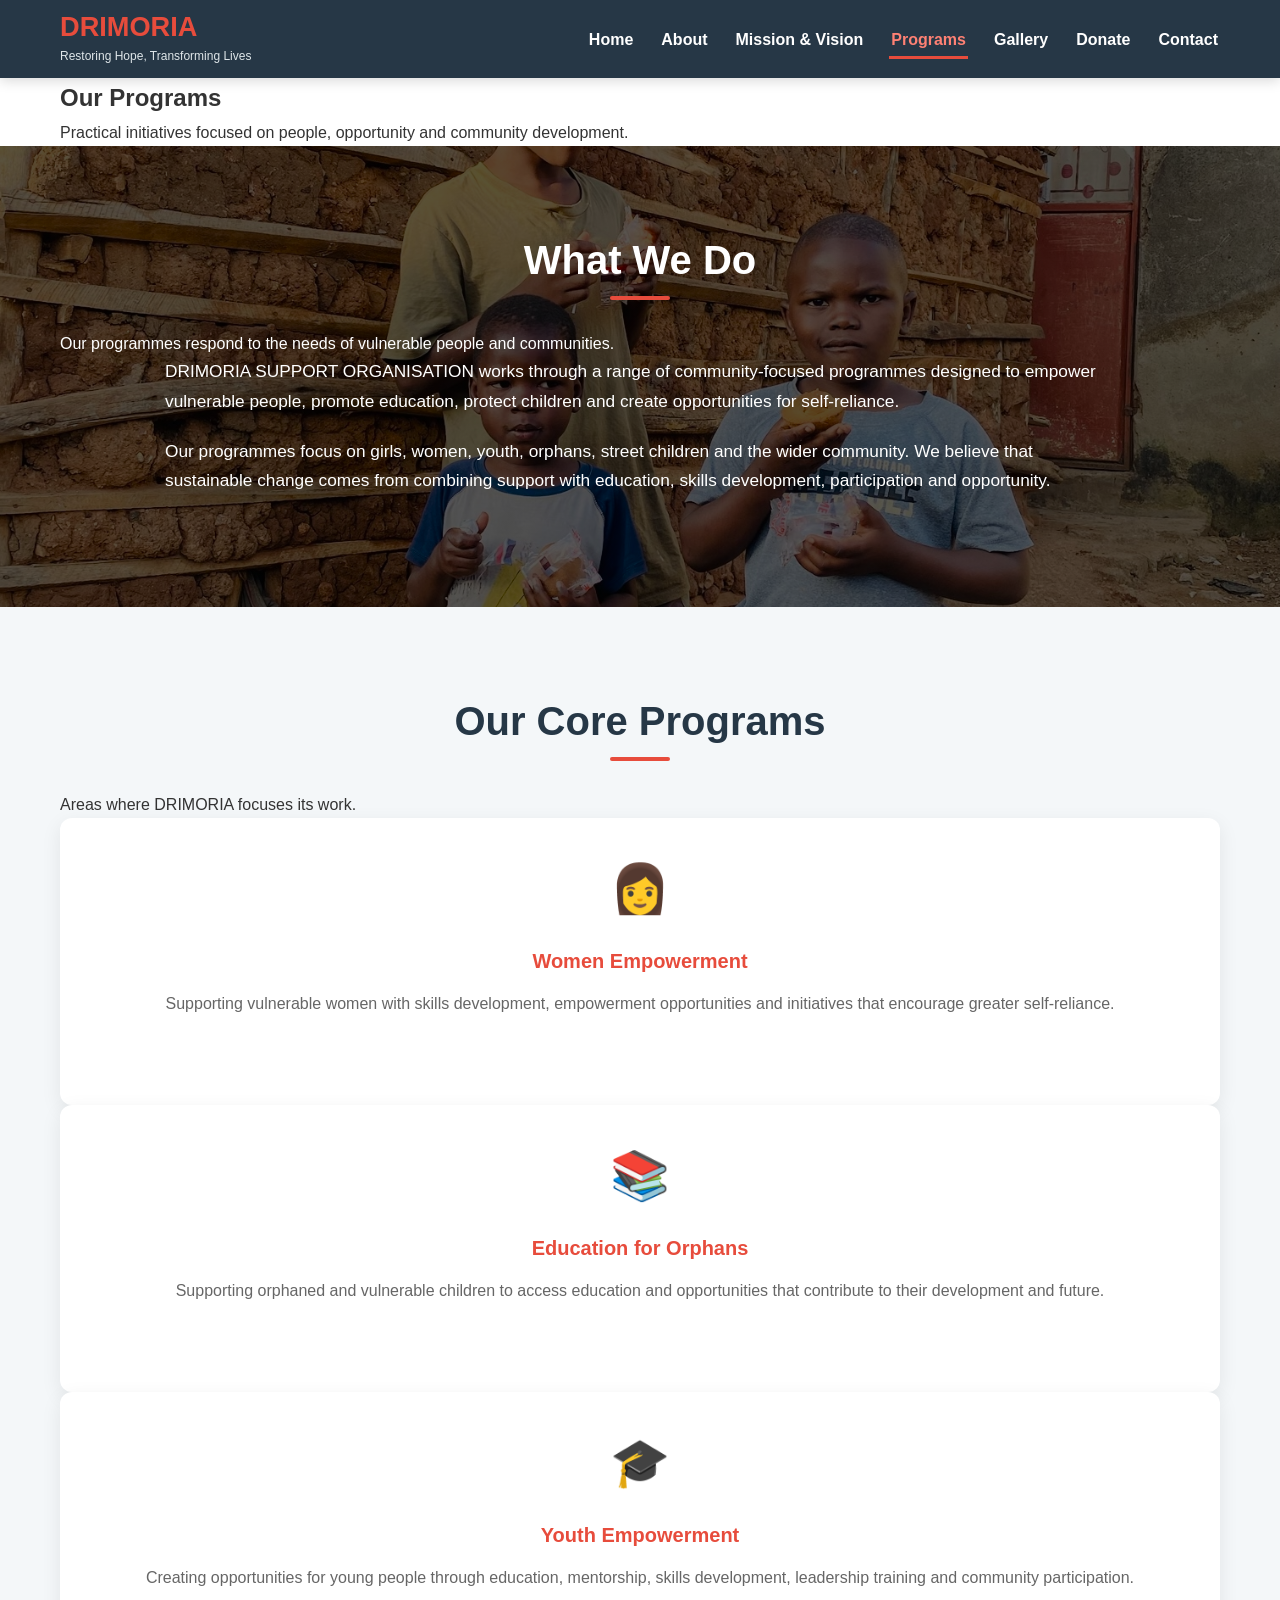
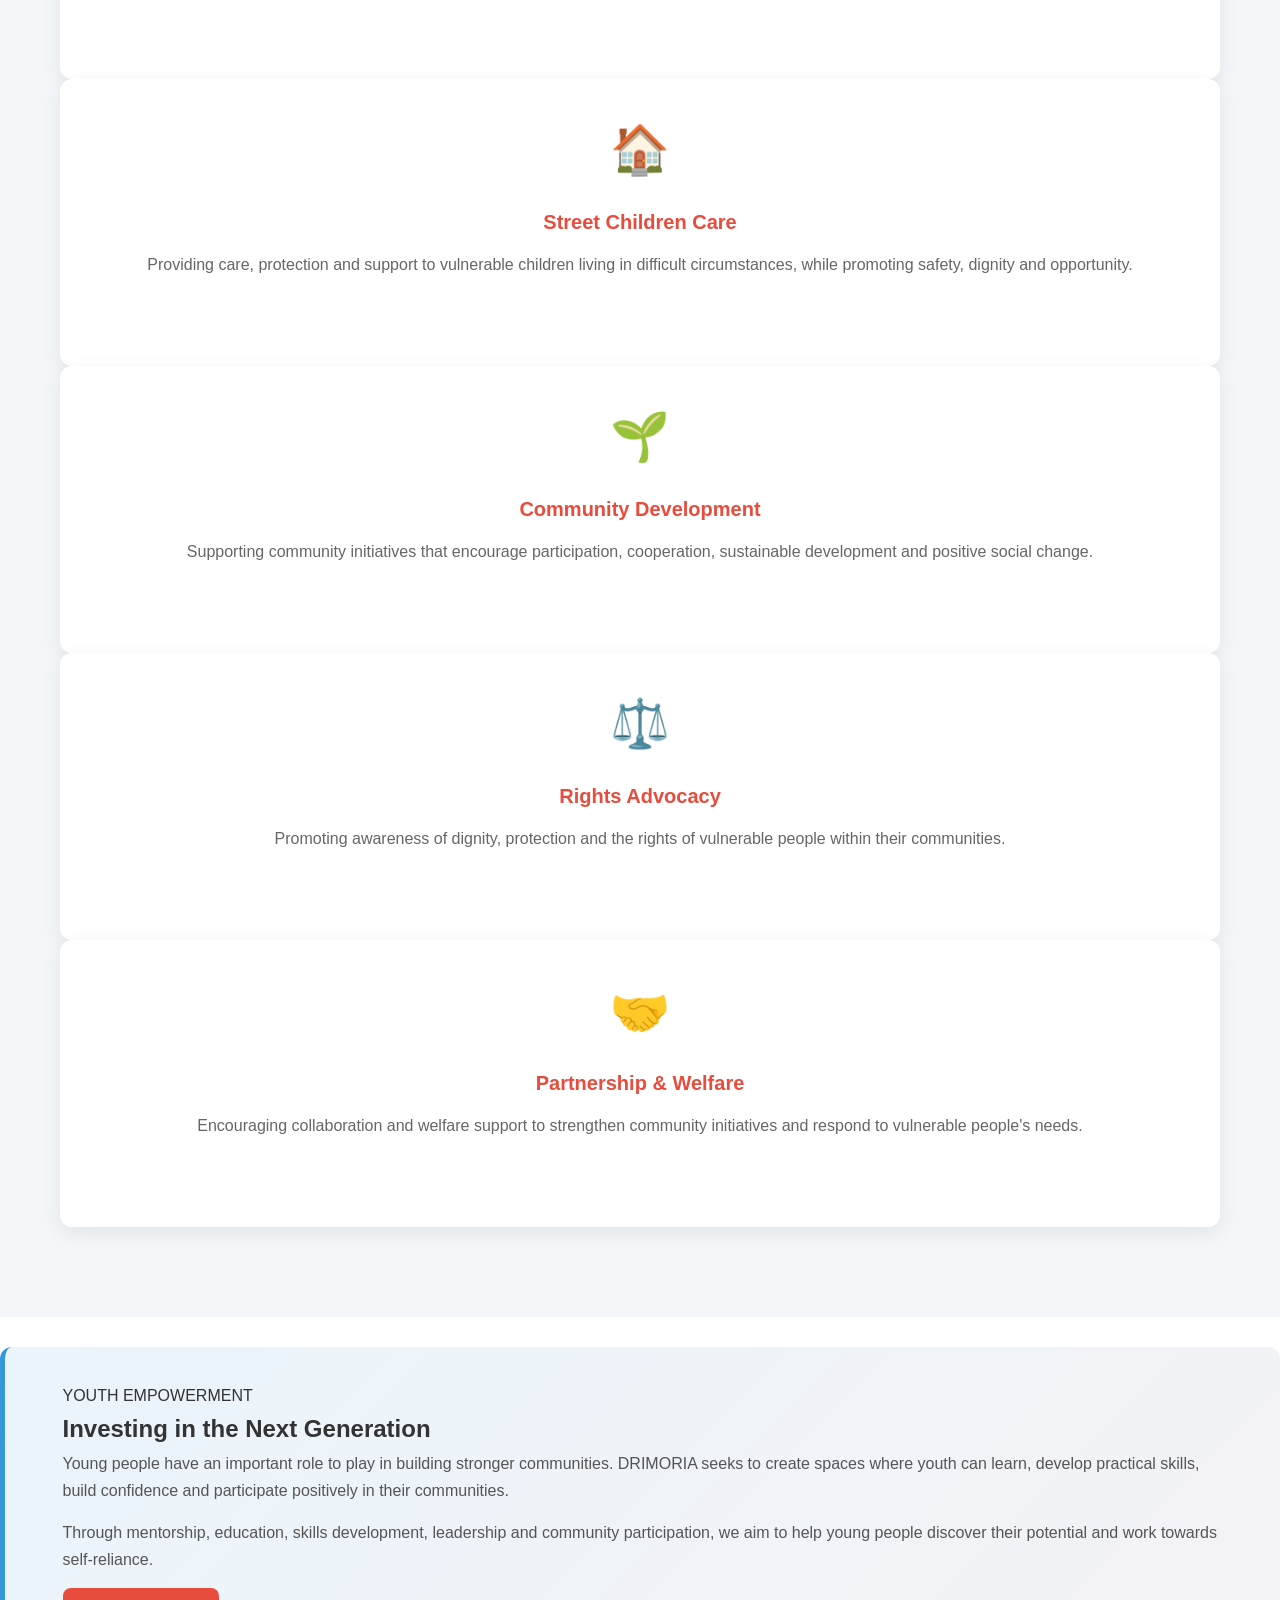
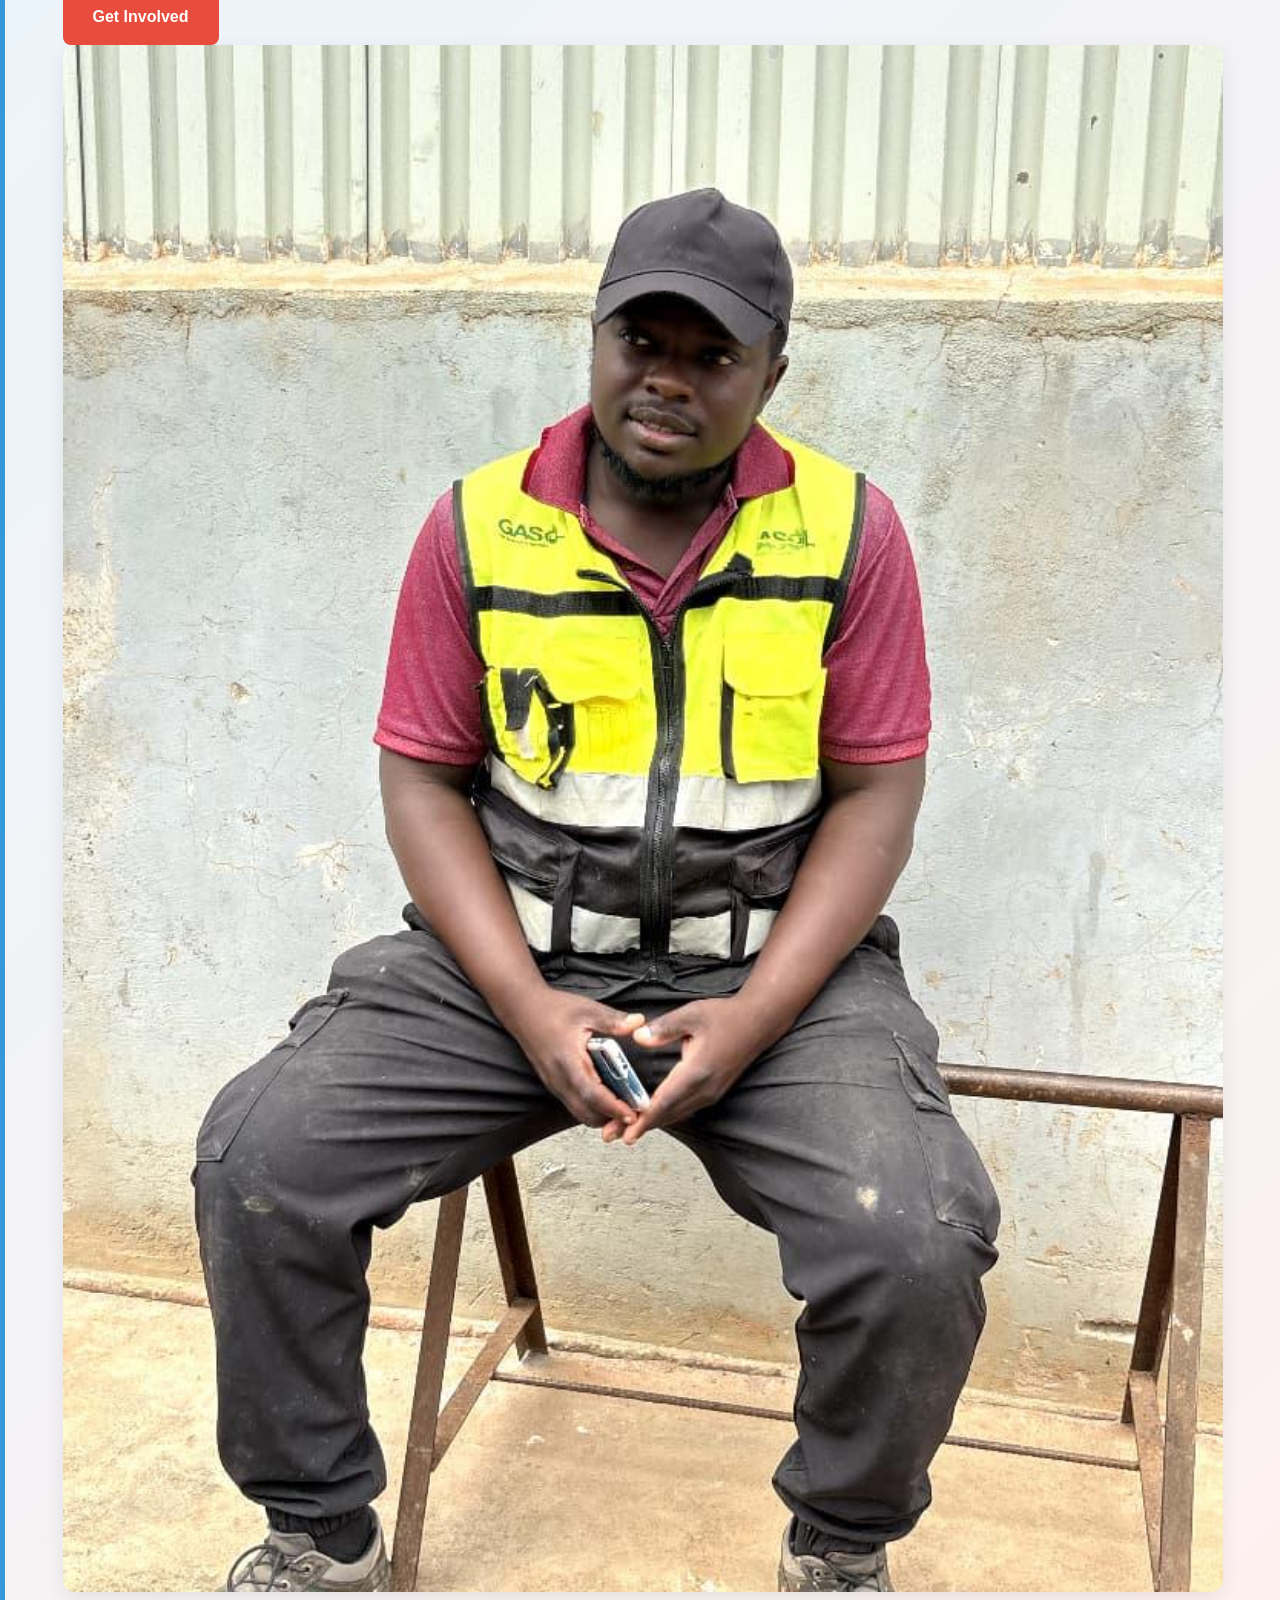
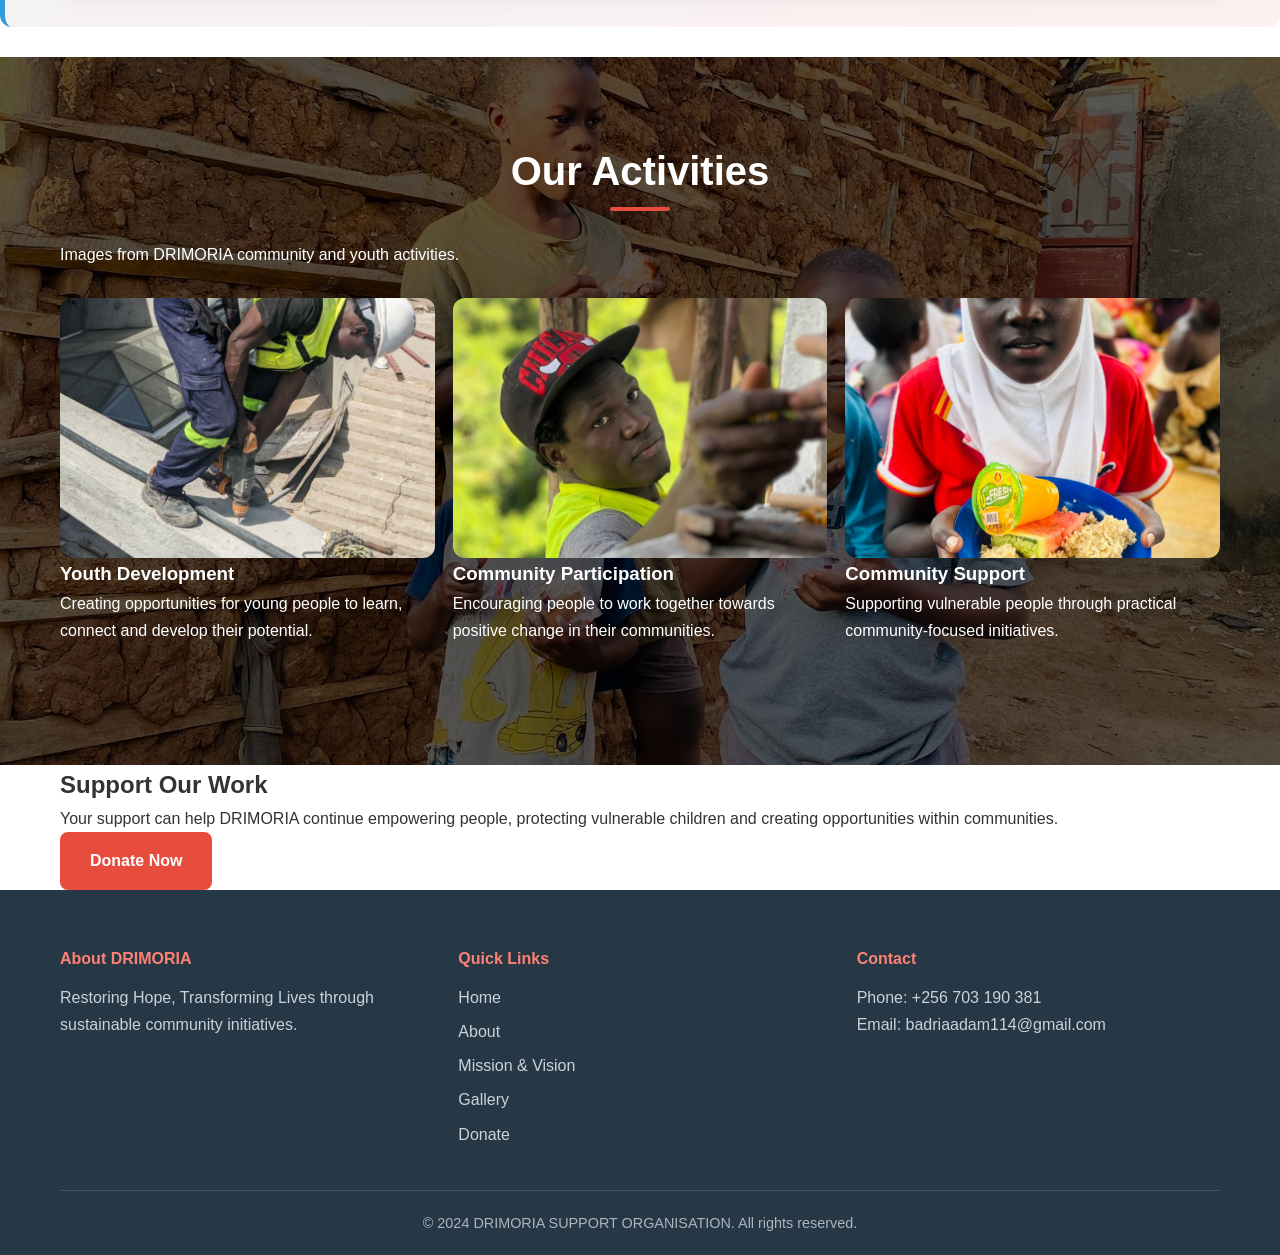
<file: programs.html>
<!DOCTYPE html>
<html lang="en">
<head>
    <meta charset="UTF-8">
    <meta name="viewport" content="width=device-width, initial-scale=1.0">
    <title>Programs - DRIMORIA SUPPORT ORGANISATION</title>
    <link rel="stylesheet" href="style.css">
</head>
<body>

    <!-- Navigation -->
    <nav class="navbar">
        <div class="nav-container">

            <div class="logo">
                <h1>DRIMORIA</h1>
                <p class="tagline">Restoring Hope, Transforming Lives</p>
            </div>

            <ul class="nav-menu">
                <li><a href="index.html" class="nav-link">Home</a></li>
                <li><a href="about.html" class="nav-link">About</a></li>
                <li><a href="mission.html" class="nav-link">Mission & Vision</a></li>
                <li><a href="programs.html" class="nav-link active">Programs</a></li>
                <li><a href="gallery.html" class="nav-link">Gallery</a></li>
                <li><a href="donate.html" class="nav-link">Donate</a></li>
                <li><a href="contact.html" class="nav-link">Contact</a></li>
            </ul>

            <div class="hamburger">
                <span></span>
                <span></span>
                <span></span>
            </div>

        </div>
    </nav>

    <!-- Page Header -->
    <section class="page-header">
        <div class="container">
            <h2>Our Programs</h2>
            <p>Practical initiatives focused on people, opportunity and community development.</p>
        </div>
    </section>

    <!-- Introduction -->
    <section class="about">
        <div class="container">

            <div class="section-heading">
                <h2>What We Do</h2>
                <p>Our programmes respond to the needs of vulnerable people and communities.</p>
            </div>

            <div class="about-content">
                <p>
                    DRIMORIA SUPPORT ORGANISATION works through a range of
                    community-focused programmes designed to empower vulnerable
                    people, promote education, protect children and create
                    opportunities for self-reliance.
                </p>

                <p>
                    Our programmes focus on girls, women, youth, orphans,
                    street children and the wider community. We believe that
                    sustainable change comes from combining support with
                    education, skills development, participation and opportunity.
                </p>
            </div>

        </div>
    </section>

    <!-- Programs -->
    <section class="programs">
        <div class="container">

            <div class="section-heading">
                <h2>Our Core Programs</h2>
                <p>Areas where DRIMORIA focuses its work.</p>
            </div>

            <div class="program-grid">

                <!-- Women Empowerment -->
                <div class="program-card">

                    <div class="program-icon">👩</div>

                    <h3>Women Empowerment</h3>

                    <p>
                        Supporting vulnerable women with skills development,
                        empowerment opportunities and initiatives that encourage
                        greater self-reliance.
                    </p>

                    <a href="contact.html" class="btn btn-secondary">
                        Learn More
                    </a>

                </div>

                <!-- Education for Orphans -->
                <div class="program-card">

                    <div class="program-icon">📚</div>

                    <h3>Education for Orphans</h3>

                    <p>
                        Supporting orphaned and vulnerable children to access
                        education and opportunities that contribute to their
                        development and future.
                    </p>

                    <a href="contact.html" class="btn btn-secondary">
                        Learn More
                    </a>

                </div>

                <!-- Youth Empowerment -->
                <div class="program-card">

                    <div class="program-icon">🎓</div>

                    <h3>Youth Empowerment</h3>

                    <p>
                        Creating opportunities for young people through
                        education, mentorship, skills development, leadership
                        training and community participation.
                    </p>

                    <a href="contact.html" class="btn btn-secondary">
                        Learn More
                    </a>

                </div>

                <!-- Street Children Care -->
                <div class="program-card">

                    <div class="program-icon">🏠</div>

                    <h3>Street Children Care</h3>

                    <p>
                        Providing care, protection and support to vulnerable
                        children living in difficult circumstances, while
                        promoting safety, dignity and opportunity.
                    </p>

                    <a href="contact.html" class="btn btn-secondary">
                        Learn More
                    </a>

                </div>

                <!-- Community Development -->
                <div class="program-card">

                    <div class="program-icon">🌱</div>

                    <h3>Community Development</h3>

                    <p>
                        Supporting community initiatives that encourage
                        participation, cooperation, sustainable development
                        and positive social change.
                    </p>

                    <a href="contact.html" class="btn btn-secondary">
                        Learn More
                    </a>

                </div>

                <!-- Rights Advocacy -->
                <div class="program-card">

                    <div class="program-icon">⚖️</div>

                    <h3>Rights Advocacy</h3>

                    <p>
                        Promoting awareness of dignity, protection and the
                        rights of vulnerable people within their communities.
                    </p>

                    <a href="contact.html" class="btn btn-secondary">
                        Learn More
                    </a>

                </div>

                <!-- Partnership & Welfare -->
                <div class="program-card">

                    <div class="program-icon">🤝</div>

                    <h3>Partnership & Welfare</h3>

                    <p>
                        Encouraging collaboration and welfare support to
                        strengthen community initiatives and respond to
                        vulnerable people's needs.
                    </p>

                    <a href="contact.html" class="btn btn-secondary">
                        Learn More
                    </a>

                </div>

            </div>

        </div>
    </section>

    <!-- Youth Program Highlight -->
    <section class="youth-section">
        <div class="container">

            <div class="youth-content">

                <div class="youth-text">

                    <span class="section-label">YOUTH EMPOWERMENT</span>

                    <h2>Investing in the Next Generation</h2>

                    <p>
                        Young people have an important role to play in building
                        stronger communities. DRIMORIA seeks to create spaces
                        where youth can learn, develop practical skills, build
                        confidence and participate positively in their communities.
                    </p>

                    <p>
                        Through mentorship, education, skills development,
                        leadership and community participation, we aim to help
                        young people discover their potential and work towards
                        self-reliance.
                    </p>

                    <a href="contact.html" class="btn btn-primary">
                        Get Involved
                    </a>

                </div>

                <div class="youth-image">

                    <img
                        src="images/IMG-20260926-WA0194.jpg"
                        alt="Young people participating in a DRIMORIA activity"
                        class="responsive-img"
                    >

                </div>

            </div>

        </div>
    </section>

    <!-- Program Photos -->
    <section class="about">
        <div class="container">

            <div class="section-heading">
                <h2>Our Activities</h2>
                <p>Images from DRIMORIA community and youth activities.</p>
            </div>

            <div class="home-photo-grid">

                <div class="photo-card">

                    <img
                        src="images/IMG-20260926-WA0195.jpg"
                        alt="DRIMORIA youth activity"
                        class="responsive-img"
                    >

                    <div class="photo-card-content">
                        <h3>Youth Development</h3>
                        <p>
                            Creating opportunities for young people to learn,
                            connect and develop their potential.
                        </p>
                    </div>

                </div>

                <div class="photo-card">

                    <img
                        src="images/IMG-20260926-WA0196.jpg"
                        alt="DRIMORIA community activity"
                        class="responsive-img"
                    >

                    <div class="photo-card-content">
                        <h3>Community Participation</h3>
                        <p>
                            Encouraging people to work together towards positive
                            change in their communities.
                        </p>
                    </div>

                </div>

                <div class="photo-card">

                    <img
                        src="images/IMG_3309.JPG"
                        alt="DRIMORIA community programme"
                        class="responsive-img"
                    >

                    <div class="photo-card-content">
                        <h3>Community Support</h3>
                        <p>
                            Supporting vulnerable people through practical
                            community-focused initiatives.
                        </p>
                    </div>

                </div>

            </div>

        </div>
    </section>

    <!-- Call to Action -->
    <section class="donation-cta">
        <div class="container">

            <h2>Support Our Work</h2>

            <p>
                Your support can help DRIMORIA continue empowering people,
                protecting vulnerable children and creating opportunities
                within communities.
            </p>

            <div class="cta-buttons">

                <a href="donate.html" class="btn btn-primary">
                    Donate Now
                </a>

                <a href="contact.html" class="btn btn-secondary">
                    Get Involved
                </a>

            </div>

        </div>
    </section>

    <!-- Footer -->
    <footer class="footer">
        <div class="container">

            <div class="footer-content">

                <div class="footer-section">
                    <h4>About DRIMORIA</h4>
                    <p>
                        Restoring Hope, Transforming Lives through sustainable
                        community initiatives.
                    </p>
                </div>

                <div class="footer-section">
                    <h4>Quick Links</h4>
                    <ul>
                        <li><a href="index.html">Home</a></li>
                        <li><a href="about.html">About</a></li>
                        <li><a href="mission.html">Mission & Vision</a></li>
                        <li><a href="gallery.html">Gallery</a></li>
                        <li><a href="donate.html">Donate</a></li>
                    </ul>
                </div>

                <div class="footer-section">
                    <h4>Contact</h4>
                    <p>Phone: +256 703 190 381</p>
                    <p>Email: badriaadam114@gmail.com</p>
                </div>

            </div>

            <div class="footer-bottom">
                <p>
                    &copy; 2024 DRIMORIA SUPPORT ORGANISATION.
                    All rights reserved.
                </p>
            </div>

        </div>
    </footer>

    <script src="script.js"></script>

</body>
</html>
</file>
<file: style.css>
/* =========================================================
   DRIMORIA SUPPORT ORGANISATION
   MAIN WEBSITE STYLES
   ========================================================= */

* {
    margin: 0;
    padding: 0;
    box-sizing: border-box;
}

:root {
    --primary-color: #e74c3c;
    --primary-dark: #c0392b;
    --secondary-color: #3498db;
    --dark-color: #263746;
    --light-color: #f4f7f9;
    --white: #ffffff;
    --text-color: #333333;
    --muted-text: #666666;
    --border-color: #e5e7eb;
    --border-radius: 12px;
    --shadow: 0 6px 20px rgba(0, 0, 0, 0.08);
    --shadow-hover: 0 12px 28px rgba(0, 0, 0, 0.14);
    --transition: all 0.3s ease;
}

html {
    scroll-behavior: smooth;
}

body {
    font-family: "Segoe UI", Tahoma, Geneva, Verdana, sans-serif;
    line-height: 1.7;
    color: var(--text-color);
    background: var(--white);
}

img {
    max-width: 100%;
}

.container {
    width: 100%;
    max-width: 1200px;
    margin: 0 auto;
    padding: 0 20px;
}

/* =========================================================
   NAVIGATION
   ========================================================= */

.navbar {
    background: var(--dark-color);
    color: white;
    position: sticky;
    top: 0;
    z-index: 1000;
    box-shadow: 0 3px 12px rgba(0, 0, 0, 0.15);
}

.nav-container {
    max-width: 1200px;
    margin: 0 auto;
    padding: 12px 20px;
    min-height: 75px;

    display: flex;
    justify-content: space-between;
    align-items: center;
}

.logo {
    display: flex;
    flex-direction: column;
}

.logo h1 {
    font-size: 1.7rem;
    font-weight: 800;
    color: var(--primary-color);
    line-height: 1.1;
}

.logo .tagline {
    color: #dfe6e9;
    font-size: 0.75rem;
    margin-top: 4px;
}

.nav-menu {
    display: flex;
    align-items: center;
    gap: 1.5rem;
    list-style: none;
}

.nav-link {
    color: white;
    text-decoration: none;
    font-weight: 600;
    padding: 8px 2px;
    border-bottom: 3px solid transparent;
    transition: var(--transition);
}

.nav-link:hover,
.nav-link.active {
    color: #ff8174;
    border-bottom-color: var(--primary-color);
}

.hamburger {
    display: none;
    flex-direction: column;
    cursor: pointer;
}

.hamburger span {
    width: 28px;
    height: 3px;
    background: white;
    margin: 4px 0;
    border-radius: 5px;
}

/* =========================================================
   HERO
   ========================================================= */

.hero {
    min-height: 620px;
    padding: 70px 20px;

    display: flex;
    align-items: center;
    justify-content: center;
    gap: 60px;

    color: white;

    background:
        linear-gradient(
            135deg,
            rgba(231, 76, 60, 0.95),
            rgba(52, 152, 219, 0.92)
        );
}

.hero-content {
    max-width: 600px;
}

.hero-content h2 {
    font-size: 3.2rem;
    line-height: 1.15;
    margin-bottom: 1.3rem;
}

.hero-content p {
    font-size: 1.25rem;
    margin-bottom: 2rem;
    color: rgba(255, 255, 255, 0.95);
}

.hero-buttons {
    display: flex;
    gap: 1rem;
    flex-wrap: wrap;
}

.hero-image {
    max-width: 520px;
}

.hero-image img {
    width: 100%;
    height: auto;
    display: block;
    border-radius: 16px;
    box-shadow: 0 15px 40px rgba(0, 0, 0, 0.3);
}

/* =========================================================
   BUTTONS
   ========================================================= */

.btn {
    display: inline-block;
    padding: 13px 28px;
    border-radius: 8px;
    text-decoration: none;
    font-weight: 700;
    font-size: 1rem;
    cursor: pointer;
    transition: var(--transition);
    border: 2px solid transparent;
}

.btn-primary {
    background: var(--primary-color);
    color: white;
}

.btn-primary:hover {
    background: var(--primary-dark);
    transform: translateY(-2px);
    box-shadow: 0 7px 18px rgba(231, 76, 60, 0.3);
}

.btn-secondary {
    background: transparent;
    color: white;
    border-color: white;
}

.btn-secondary:hover {
    background: white;
    color: var(--primary-color);
}

/* =========================================================
   GENERAL SECTION HEADINGS
   ========================================================= */

.about h2,
.programs h2,
.mission-section h2,
.gallery h2,
.donation h2,
.contact h2 {
    font-size: 2.5rem;
    line-height: 1.2;
    text-align: center;
    margin-bottom: 1rem;
    color: var(--dark-color);
}

.about h2::after,
.programs h2::after,
.mission-section h2::after,
.gallery h2::after,
.donation h2::after,
.contact h2::after {
    content: "";
    display: block;
    width: 60px;
    height: 4px;
    background: var(--primary-color);
    margin: 12px auto 30px;
    border-radius: 5px;
}

/* =========================================================
   ABOUT
   ========================================================= */

.about {
    padding: 90px 20px;
    background:
        linear-gradient(rgba(0, 0, 0, 0.65), rgba(0, 0, 0, 0.65)),
        url("images/IMG_3577.jpg") center/cover no-repeat;
    color: white;
}

.about h2 {
    color: white;
}

.about-content {
    max-width: 950px;
    margin: auto;
}

.about-content p {
    font-size: 1.08rem;
    margin-bottom: 1.3rem;
    color: white;
}

/* =========================================================
   IMAGE GROUPS
   ========================================================= */

.about-images,
.mission-images {
    display: grid;
    grid-template-columns: repeat(2, 1fr);
    gap: 20px;
    margin-top: 35px;
}

.responsive-img {
    width: 100%;
    max-width: 100%;
    height: auto;
    display: block;
    margin: 0;
    border-radius: 12px;
    box-shadow: var(--shadow);
}

/* =========================================================
   HOME PHOTO GRIDS
   ========================================================= */

.home-photo-grid,
.home-impact-grid {
    display: grid;
    grid-template-columns: repeat(3, 1fr);
    gap: 18px;
    margin: 30px 0;
}

.home-photo-grid img,
.home-impact-grid img {
    width: 100%;
    height: 260px;
    object-fit: cover;
    border-radius: 12px;
    box-shadow: var(--shadow);
}

/* =========================================================
   MISSION & VISION
   ========================================================= */

.mission-section {
    padding: 90px 20px;
    background: white;
}

.mission-grid {
    display: grid;
    grid-template-columns: repeat(2, 1fr);
    gap: 25px;
    margin-bottom: 35px;
}

.mission-card {
    background: linear-gradient(
        135deg,
        rgba(231, 76, 60, 0.08),
        rgba(52, 152, 219, 0.08)
    );

    padding: 30px;
    border-radius: 12px;
    border-left: 5px solid var(--primary-color);
    box-shadow: var(--shadow);
}

.mission-card h3 {
    color: var(--primary-color);
    font-size: 1.5rem;
    margin-bottom: 12px;
}

.mission-card p {
    color: #555;
}

/* =========================================================
   YOUTH SECTION
   ========================================================= */

.youth-section {
    background:
        linear-gradient(
            135deg,
            rgba(52, 152, 219, 0.1),
            rgba(231, 76, 60, 0.08)
        );

    padding: 35px;
    border-radius: 12px;
    margin: 30px 0;
    border-left: 5px solid var(--secondary-color);
}

.youth-section h3 {
    color: var(--secondary-color);
    font-size: 1.7rem;
    margin-bottom: 15px;
}

.youth-section p {
    color: #555;
    margin-bottom: 15px;
}

/* =========================================================
   OBJECTIVES
   ========================================================= */

.objectives {
    background: var(--light-color);
    padding: 30px;
    border-radius: 12px;
    margin-top: 30px;
}

.objectives h3 {
    color: var(--dark-color);
    font-size: 1.6rem;
    margin-bottom: 15px;
}

.objectives-list {
    list-style: none;
}

.objectives-list li {
    position: relative;
    padding: 12px 10px 12px 35px;
    color: #555;
    border-bottom: 1px solid #ddd;
}

.objectives-list li:last-child {
    border-bottom: none;
}

.objectives-list li::before {
    content: "✓";
    position: absolute;
    left: 0;
    top: 10px;
    color: var(--primary-color);
    font-size: 1.2rem;
    font-weight: bold;
}

/* =========================================================
   MISSION IMAGE CARDS
   ========================================================= */

.mission-image-card {
    background: white;
    border-radius: 12px;
    overflow: hidden;
    box-shadow: var(--shadow);
}

.mission-image-card img {
    width: 100%;
    height: auto;
    display: block;
    margin: 0;
}

.mission-image-card p {
    padding: 15px;
    color: #555;
    text-align: center;
}

/* =========================================================
   PROGRAMS
   ========================================================= */

.programs {
    padding: 90px 20px;
    background: var(--light-color);
}

.programs-intro {
    max-width: 800px;
    margin: 0 auto 40px;
    text-align: center;
    color: var(--muted-text);
    font-size: 1.08rem;
}

.programs-grid {
    display: grid;
    grid-template-columns: repeat(3, 1fr);
    gap: 25px;
}

.program-card {
    background: white;
    padding: 30px 25px;
    border-radius: 12px;
    text-align: center;
    box-shadow: var(--shadow);
    transition: var(--transition);
}

.program-card:hover {
    transform: translateY(-7px);
    box-shadow: var(--shadow-hover);
}

.program-icon {
    font-size: 3rem;
    margin-bottom: 15px;
}

.program-card h3 {
    color: var(--primary-color);
    margin-bottom: 12px;
    font-size: 1.25rem;
}

.program-card p {
    color: #666;
}

/* =========================================================
   GALLERY
   ========================================================= */

.gallery {
    padding: 90px 20px;
    background: white;
}

.gallery-grid {
    display: grid;
    grid-template-columns: repeat(4, 1fr);
    gap: 25px;
}

.gallery-item {
    background: white;
    border-radius: 12px;
    overflow: hidden;
    box-shadow: var(--shadow);
}

.gallery-item img {
    width: 100%;
    height: auto;
    display: block;
    object-fit: contain;
}

.gallery-caption {
    padding: 14px;
    background: white;
    color: #444;
    font-size: 0.95rem;
    line-height: 1.5;
    text-align: center;
}

.gallery-overlay {
    display: none;
}

/* =========================================================
   SMALL GALLERIES
   ========================================================= */

.programs-gallery,
.donation-gallery,
.contact-gallery {
    margin-top: 45px;
}

.programs-gallery h3,
.donation-gallery h3,
.contact-gallery h3 {
    text-align: center;
    color: var(--dark-color);
    font-size: 1.6rem;
    margin-bottom: 20px;
}

/* =========================================================
   DONATION
   ========================================================= */

.donation {
    padding: 90px 20px;
    background: white;
}

.donation > .container > p {
    text-align: center;
    max-width: 800px;
    margin: 0 auto 35px;
    color: #555;
    font-size: 1.08rem;
}

.donation-container {
    display: grid;
    grid-template-columns: 1fr 1fr;
    gap: 30px;
}

.donation-form,
.donation-info {
    background: var(--light-color);
    padding: 30px;
    border-radius: 12px;
    box-shadow: var(--shadow);
}

.donation-form h3,
.donation-info h3 {
    color: var(--dark-color);
    margin-bottom: 20px;
}

.bank-info-box {
    background: white;
    padding: 20px;
    border-radius: 10px;
    border-left: 5px solid var(--primary-color);
    margin-bottom: 25px;
}

.bank-info-box p {
    margin: 7px 0;
    color: #555;
}

.impact-list {
    list-style: none;
}

.impact-list li {
    position: relative;
    padding: 8px 0 8px 25px;
    color: #555;
}

.impact-list li::before {
    content: "★";
    position: absolute;
    left: 0;
    color: var(--primary-color);
}

/* =========================================================
   FORMS
   ========================================================= */

.form-group {
    margin-bottom: 20px;
}

.form-group label {
    display: block;
    margin-bottom: 7px;
    color: var(--dark-color);
    font-weight: 600;
}

.form-group input,
.form-group textarea {
    width: 100%;
    padding: 13px;
    border: 1px solid #d5d9dd;
    border-radius: 8px;
    font-family: inherit;
    font-size: 1rem;
    background: white;
}

.form-group textarea {
    min-height: 130px;
    resize: vertical;
}

.form-group input:focus,
.form-group textarea:focus {
    outline: none;
    border-color: var(--secondary-color);
    box-shadow: 0 0 0 3px rgba(52, 152, 219, 0.12);
}

/* =========================================================
   CONTACT
   ========================================================= */

.contact {
    padding: 90px 20px;
    background: var(--light-color);
}

.contact-container {
    display: grid;
    grid-template-columns: 1fr 1fr;
    gap: 30px;
}

.contact-form,
.contact-info {
    background: white;
    padding: 30px;
    border-radius: 12px;
    box-shadow: var(--shadow);
}

.info-item {
    display: flex;
    align-items: flex-start;
    gap: 15px;
    margin-bottom: 25px;
}

.info-icon {
    font-size: 1.8rem;
}

.info-item h4 {
    color: var(--primary-color);
    margin-bottom: 5px;
}

.info-item a {
    color: var(--secondary-color);
    text-decoration: none;
}

.social-links {
    display: flex;
    gap: 10px;
    flex-wrap: wrap;
}

.social-btn {
    padding: 10px 15px;
    border-radius: 8px;
    text-decoration: none;
    color: white;
    font-weight: 600;
    transition: var(--transition);
}

.social-btn:hover {
    transform: translateY(-2px);
}

.social-btn.youtube {
    background: #ff0000;
}

.social-btn.facebook {
    background: #1877f2;
}

.social-btn.twitter {
    background: #111;
}

/* =========================================================
   FOOTER
   ========================================================= */

.footer {
    background: var(--dark-color);
    color: white;
    padding: 55px 20px 20px;
}

.footer-content {
    display: grid;
    grid-template-columns: repeat(3, 1fr);
    gap: 35px;
    margin-bottom: 35px;
}

.footer-section h4 {
    color: #ff8174;
    margin-bottom: 12px;
}

.footer-section p {
    color: #cbd2d8;
}

.footer-section ul {
    list-style: none;
}

.footer-section ul li {
    margin-bottom: 7px;
}

.footer-section ul li a {
    color: #cbd2d8;
    text-decoration: none;
}

.footer-section ul li a:hover {
    color: white;
}

.footer-bottom {
    border-top: 1px solid rgba(255,255,255,0.15);
    padding-top: 20px;
    text-align: center;
    color: #adb5bd;
    font-size: 0.9rem;
}

/* =========================================================
   ANIMATION
   ========================================================= */

@keyframes fadeIn {
    from {
        opacity: 0;
        transform: translateY(15px);
    }

    to {
        opacity: 1;
        transform: translateY(0);
    }
}

section {
    animation: fadeIn 0.5s ease-out;
}

/* =========================================================
   MOBILE NAVIGATION
   ========================================================= */

@media (max-width: 900px) {

    .nav-menu {
        gap: 0.8rem;
    }

    .nav-link {
        font-size: 0.9rem;
    }

    .hero-content h2 {
        font-size: 2.6rem;
    }

    .gallery-grid {
        grid-template-columns: repeat(2, 1fr);
    }

    .programs-grid {
        grid-template-columns: repeat(2, 1fr);
    }
}

/* =========================================================
   TABLET / MOBILE
   ========================================================= */

@media (max-width: 768px) {

    .nav-container {
        min-height: 65px;
    }

    .nav-menu {
        display: none;
        position: absolute;
        top: 65px;
        left: 0;
        width: 100%;
        background: var(--dark-color);
        flex-direction: column;
        align-items: stretch;
        gap: 0;
        padding: 10px 0;
    }

    .nav-menu.active {
        display: flex;
    }

    .nav-menu li a {
        display: block;
        padding: 13px 25px;
        border: none;
    }

    .hamburger {
        display: flex;
    }

    .hero {
        flex-direction: column;
        min-height: auto;
        padding: 55px 20px;
        text-align: center;
        gap: 35px;
    }

    .hero-content h2 {
        font-size: 2.2rem;
    }

    .hero-buttons {
        justify-content: center;
        flex-direction: column;
    }

    .hero-buttons .btn {
        width: 100%;
    }

    .hero-image {
        max-width: 100%;
    }

    .mission-grid,
    .donation-container,
    .contact-container {
        grid-template-columns: 1fr;
    }

    .programs-grid {
        grid-template-columns: 1fr;
    }

    .about-images,
    .mission-images {
        grid-template-columns: 1fr;
    }

    .home-photo-grid,
    .home-impact-grid {
        grid-template-columns: 1fr;
    }

    .home-photo-grid img,
    .home-impact-grid img {
        height: auto;
    }

    .gallery-grid {
        grid-template-columns: repeat(2, 1fr);
    }

    .footer-content {
        grid-template-columns: 1fr;
        text-align: center;
    }

    .about h2,
    .programs h2,
    .mission-section h2,
    .gallery h2,
    .donation h2,
    .contact h2 {
        font-size: 2rem;
    }
}

/* =========================================================
   SMALL PHONES
   ========================================================= */

@media (max-width: 480px) {

    .container {
        padding: 0 15px;
    }

    .logo h1 {
        font-size: 1.35rem;
    }

    .logo .tagline {
        font-size: 0.65rem;
    }

    .hero-content h2 {
        font-size: 1.8rem;
    }

    .hero-content p {
        font-size: 1rem;
    }

    .mission-card,
    .program-card,
    .donation-form,
    .donation-info,
    .contact-form,
    .contact-info,
    .objectives,
    .youth-section {
        padding: 22px;
    }

    .gallery-grid {
        grid-template-columns: 1fr;
    }

    .about h2,
    .programs h2,
    .mission-section h2,
    .gallery h2,
    .donation h2,
    .contact h2 {
        font-size: 1.7rem;
    }
}
</file>
